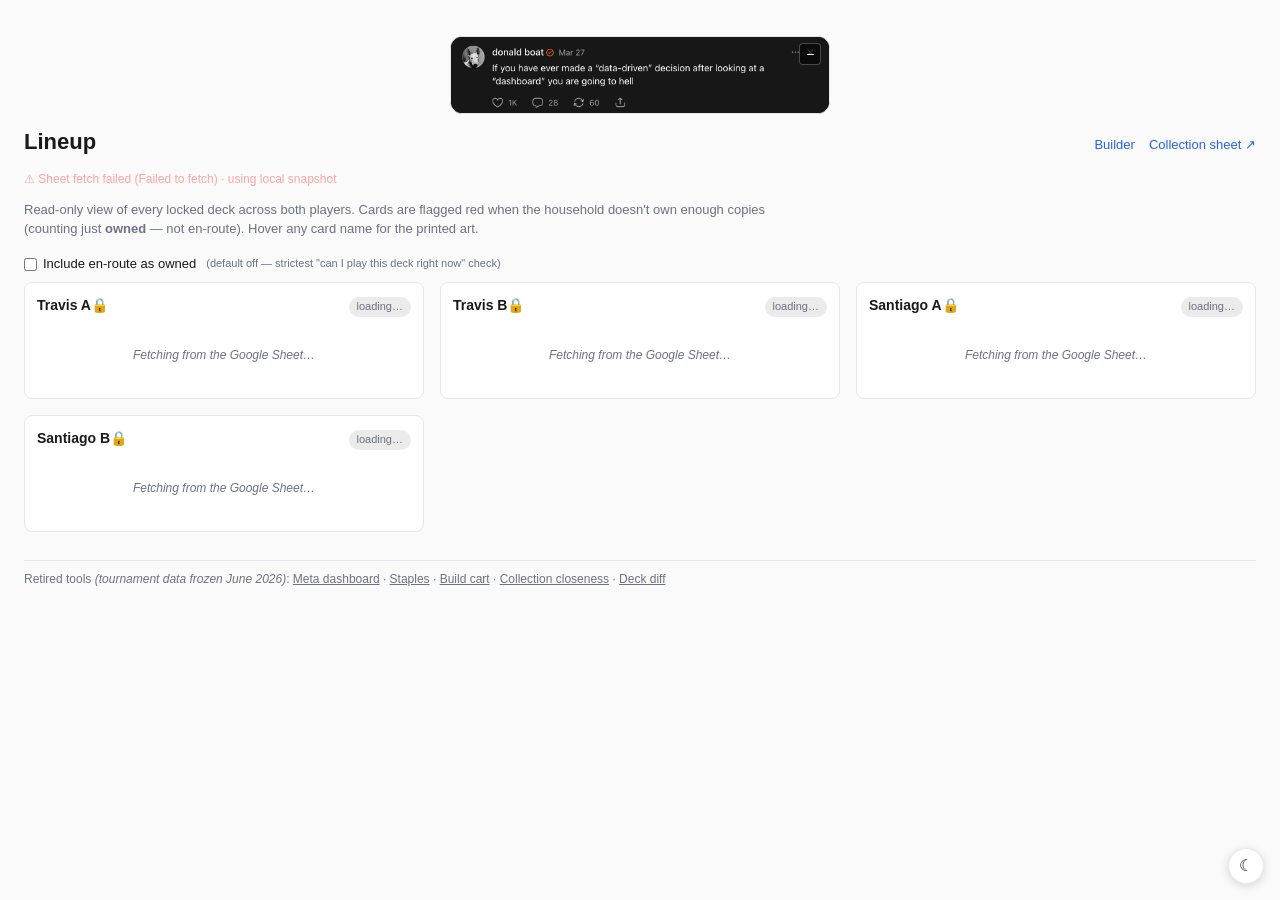
<file: index.html>
<!doctype html>
<html lang="en">
<head>
  <meta charset="utf-8" />
  <meta name="viewport" content="width=device-width, initial-scale=1" />
  <script>(function(){try{var t=localStorage.getItem("theme");if(t==="dark"||t==="light"){document.documentElement.dataset.theme=t}else if(window.matchMedia&&window.matchMedia("(prefers-color-scheme: dark)").matches){document.documentElement.dataset.theme="dark"}}catch(e){}})();</script>
  <title>Riftboard — lineup</title>
  <link rel="stylesheet" href="styles.css?v=31" />
  <link rel="stylesheet" href="collection.css?v=15" />
  <link rel="stylesheet" href="lineup.css?v=26" />
</head>
<body>
  <aside id="motto" class="motto" aria-label="Site motto">
    <button type="button" id="motto-min" class="motto-toggle" title="Minimize" aria-label="Minimize motto">−</button>
    <img src="datadriven.png" alt="If you have ever made a 'data-driven' decision after looking at a 'dashboard' you are going to hell — @donald.boat" class="motto-img" />
  </aside>
  <button type="button" id="motto-show" class="motto-show" hidden aria-label="Show motto">▾ motto</button>
  <script>
    // Persistent motto-minimize state. Lightweight enough to inline.
    (function () {
      const motto = document.getElementById("motto");
      const show = document.getElementById("motto-show");
      const KEY = "motto:minimized";
      let minimized = false;
      try { minimized = JSON.parse(localStorage.getItem(KEY) || "false"); } catch (_) {}
      function apply(m) {
        motto.hidden = m;
        show.hidden = !m;
      }
      apply(minimized);
      document.getElementById("motto-min").addEventListener("click", () => {
        try { localStorage.setItem(KEY, "true"); } catch (_) {}
        apply(true);
      });
      show.addEventListener("click", () => {
        try { localStorage.setItem(KEY, "false"); } catch (_) {}
        apply(false);
      });
    })();
  </script>

  <header>
    <div class="header-row">
      <h1>Lineup</h1>
      <nav class="page-nav" aria-label="Site tools">
        <a href="builder.html">Builder</a>
        <a href="https://docs.google.com/spreadsheets/d/1Q7RCiWYiC52FIkkDIReUkfotIyGVRSUr/edit" target="_blank" rel="noopener">Collection sheet ↗</a>
      </nav>
    </div>
    <p id="meta" class="muted"></p>
    <p id="sheet-status" class="muted sheet-status"></p>
    <p class="muted note">
      Read-only view of every locked deck across both players. Cards
      are flagged red when the household doesn't own enough copies
      (counting just <strong>owned</strong> — not en-route). Hover any
      card name for the printed art.
    </p>
  </header>

  <section class="lineup-controls">
    <label class="enroute-toggle">
      <input type="checkbox" id="include-enroute" />
      Include en-route as owned
    </label>
    <span class="muted small">(default off — strictest "can I play this deck right now" check)</span>
  </section>

  <main class="lineup-grid" id="lineup-grid"></main>

  <footer class="retired-tools muted">
    Retired tools <span class="frozen-note">(tournament data frozen June 2026)</span>:
    <a href="meta.html">Meta dashboard</a> ·
    <a href="staples.html">Staples</a> ·
    <a href="cart.html">Build cart</a> ·
    <a href="closeness.html">Collection closeness</a> ·
    <a href="diff.html">Deck diff</a>
  </footer>

  <img id="card-thumb" alt="" hidden />
  <div id="toast" hidden></div>

  <script src="utils.js?v=20"></script>
  <script src="cards-catalog.js?v=15"></script>
  <script src="champion-slugs.js?v=14"></script>
  <script src="collection-owned.js?v=14"></script>
  <script src="collection-enroute.js?v=14"></script>
  <script src="collection-sheet.js?v=14"></script>
  <script src="lineup-app.js?v=28"></script>
  <script src="theme.js?v=1"></script>
</body>
</html>
</file>
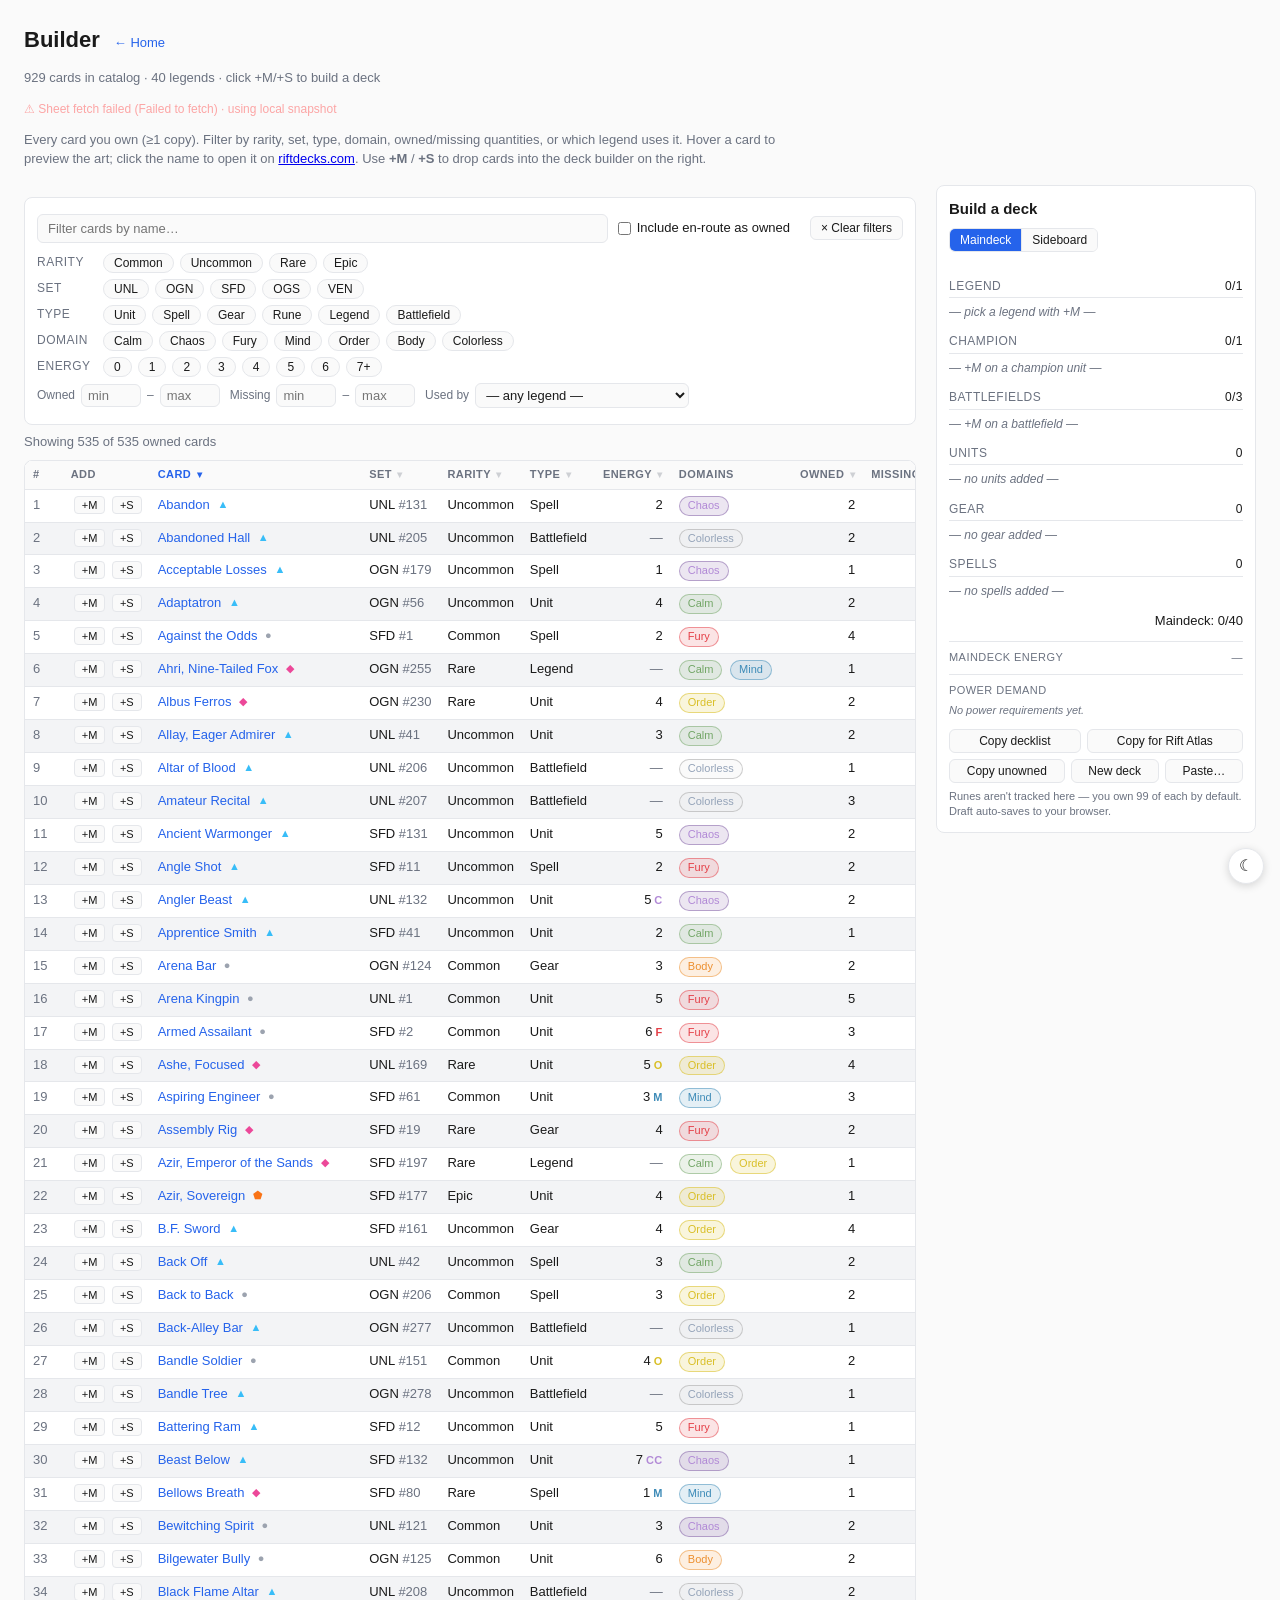
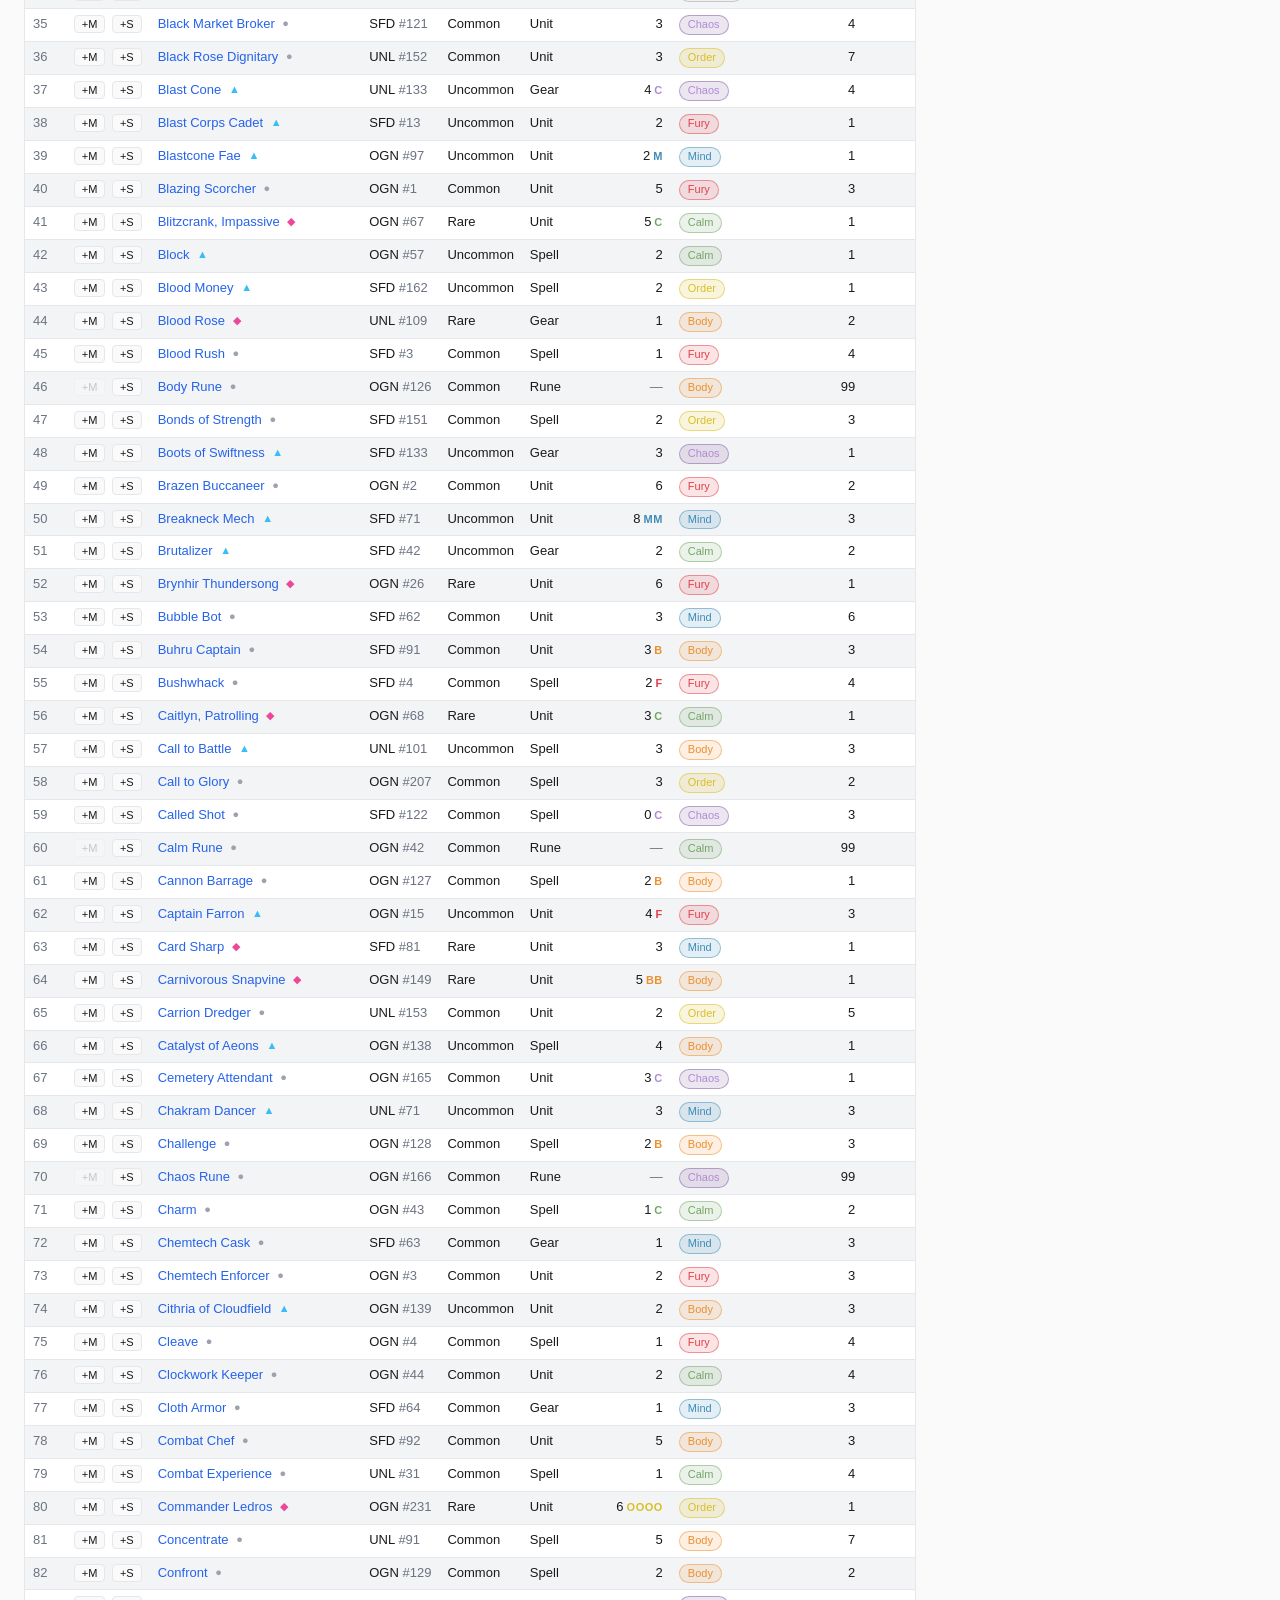
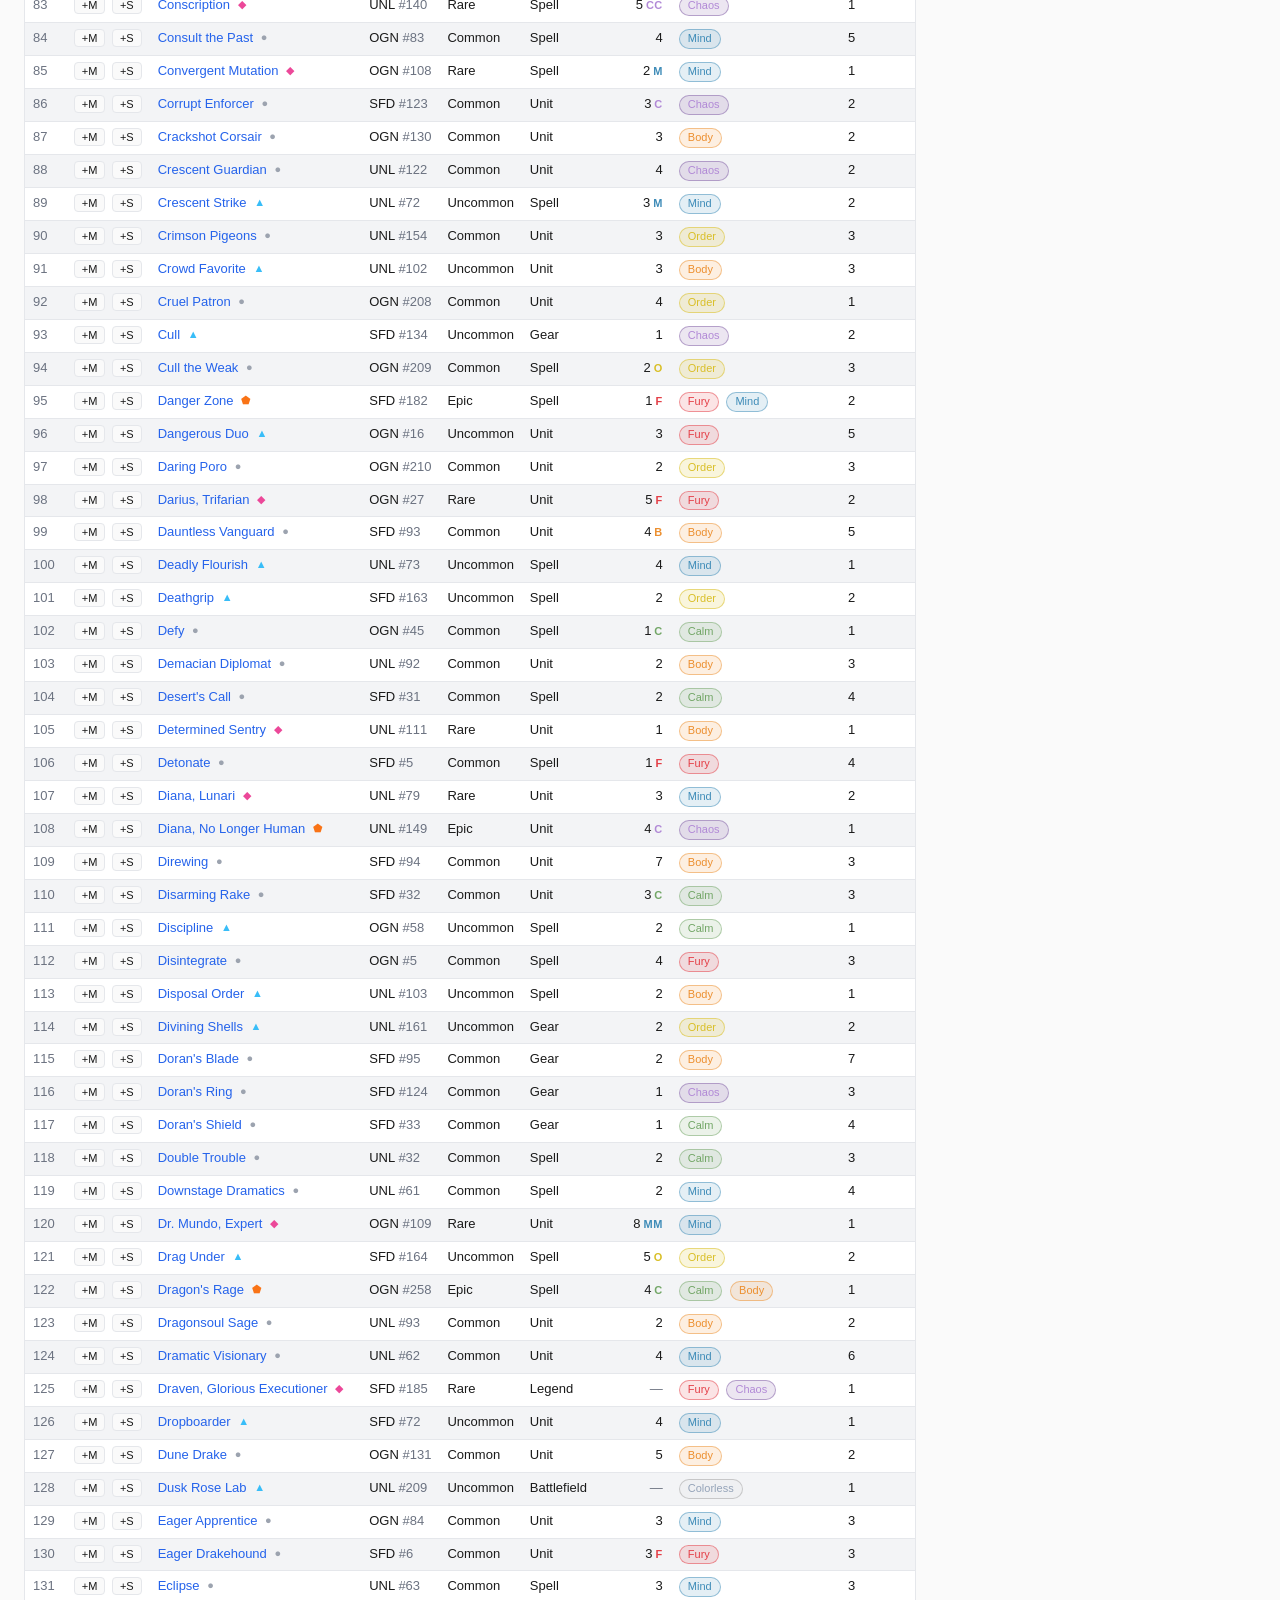
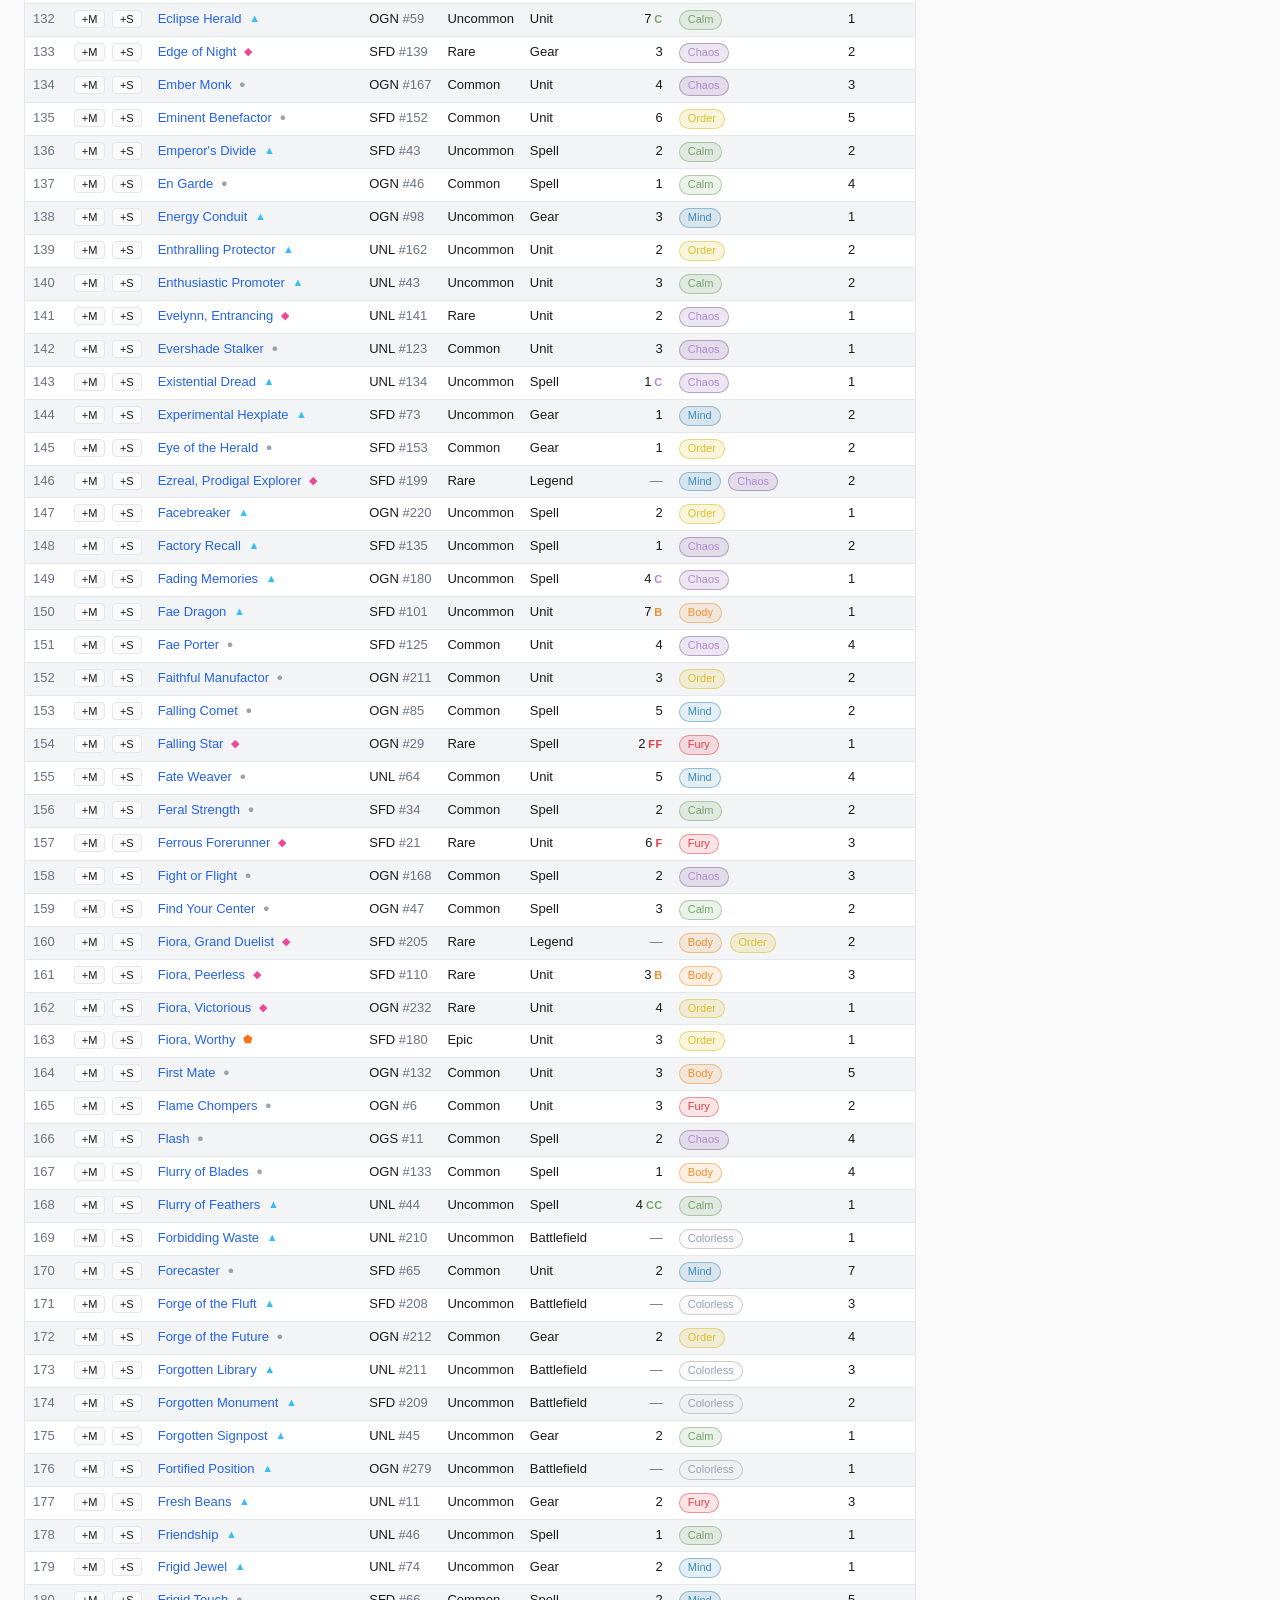
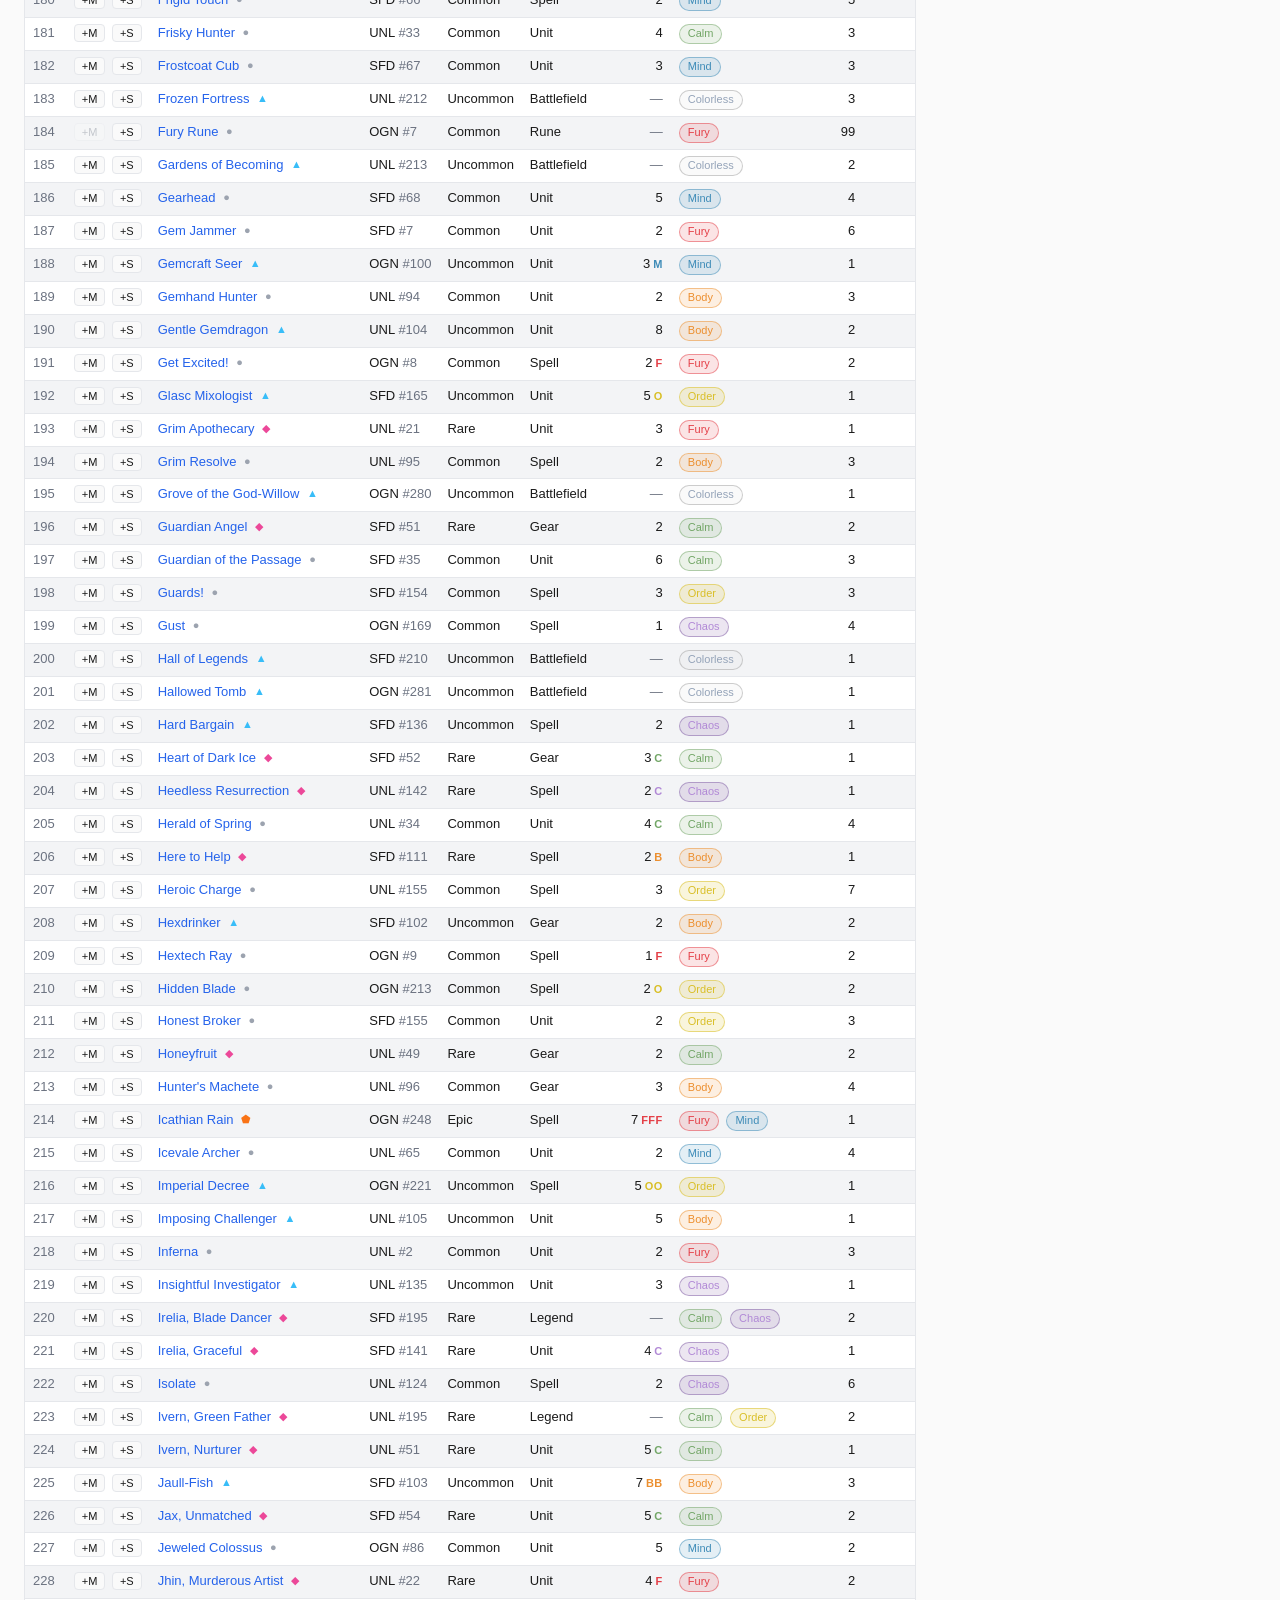
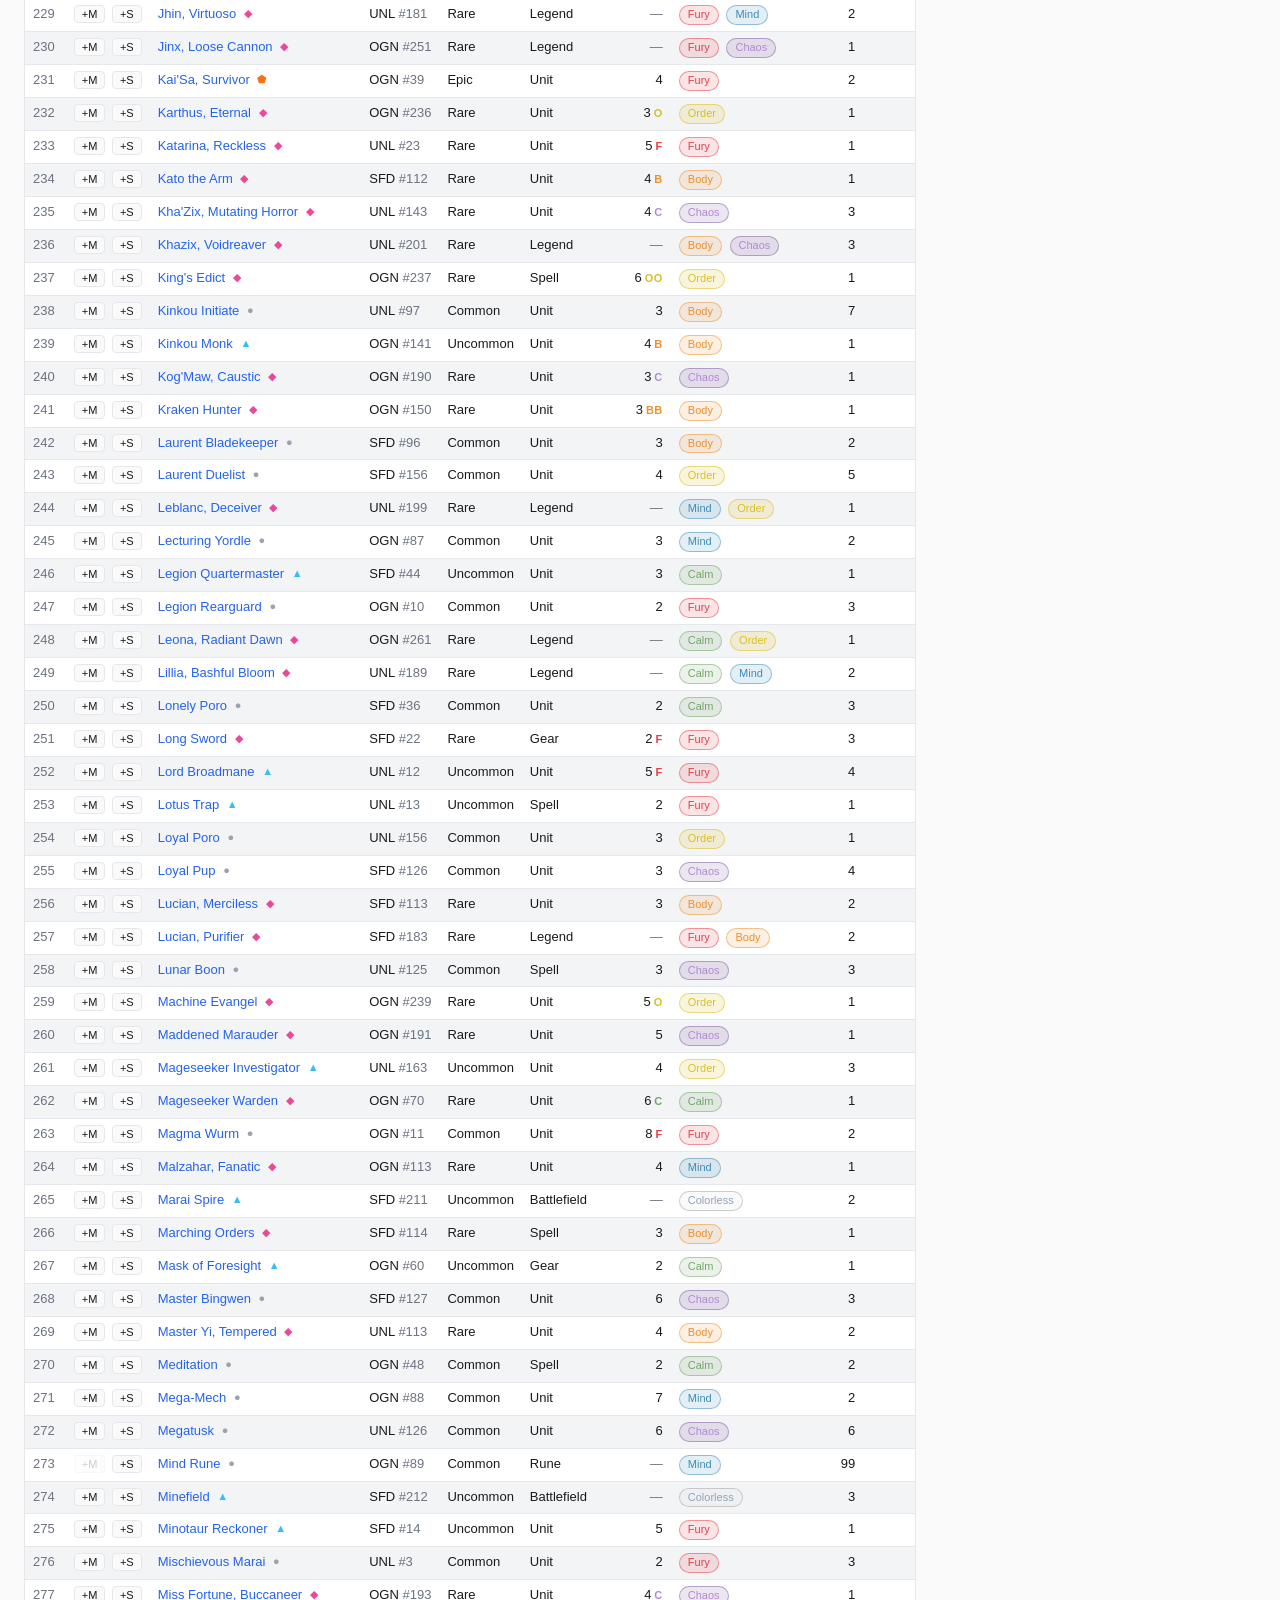
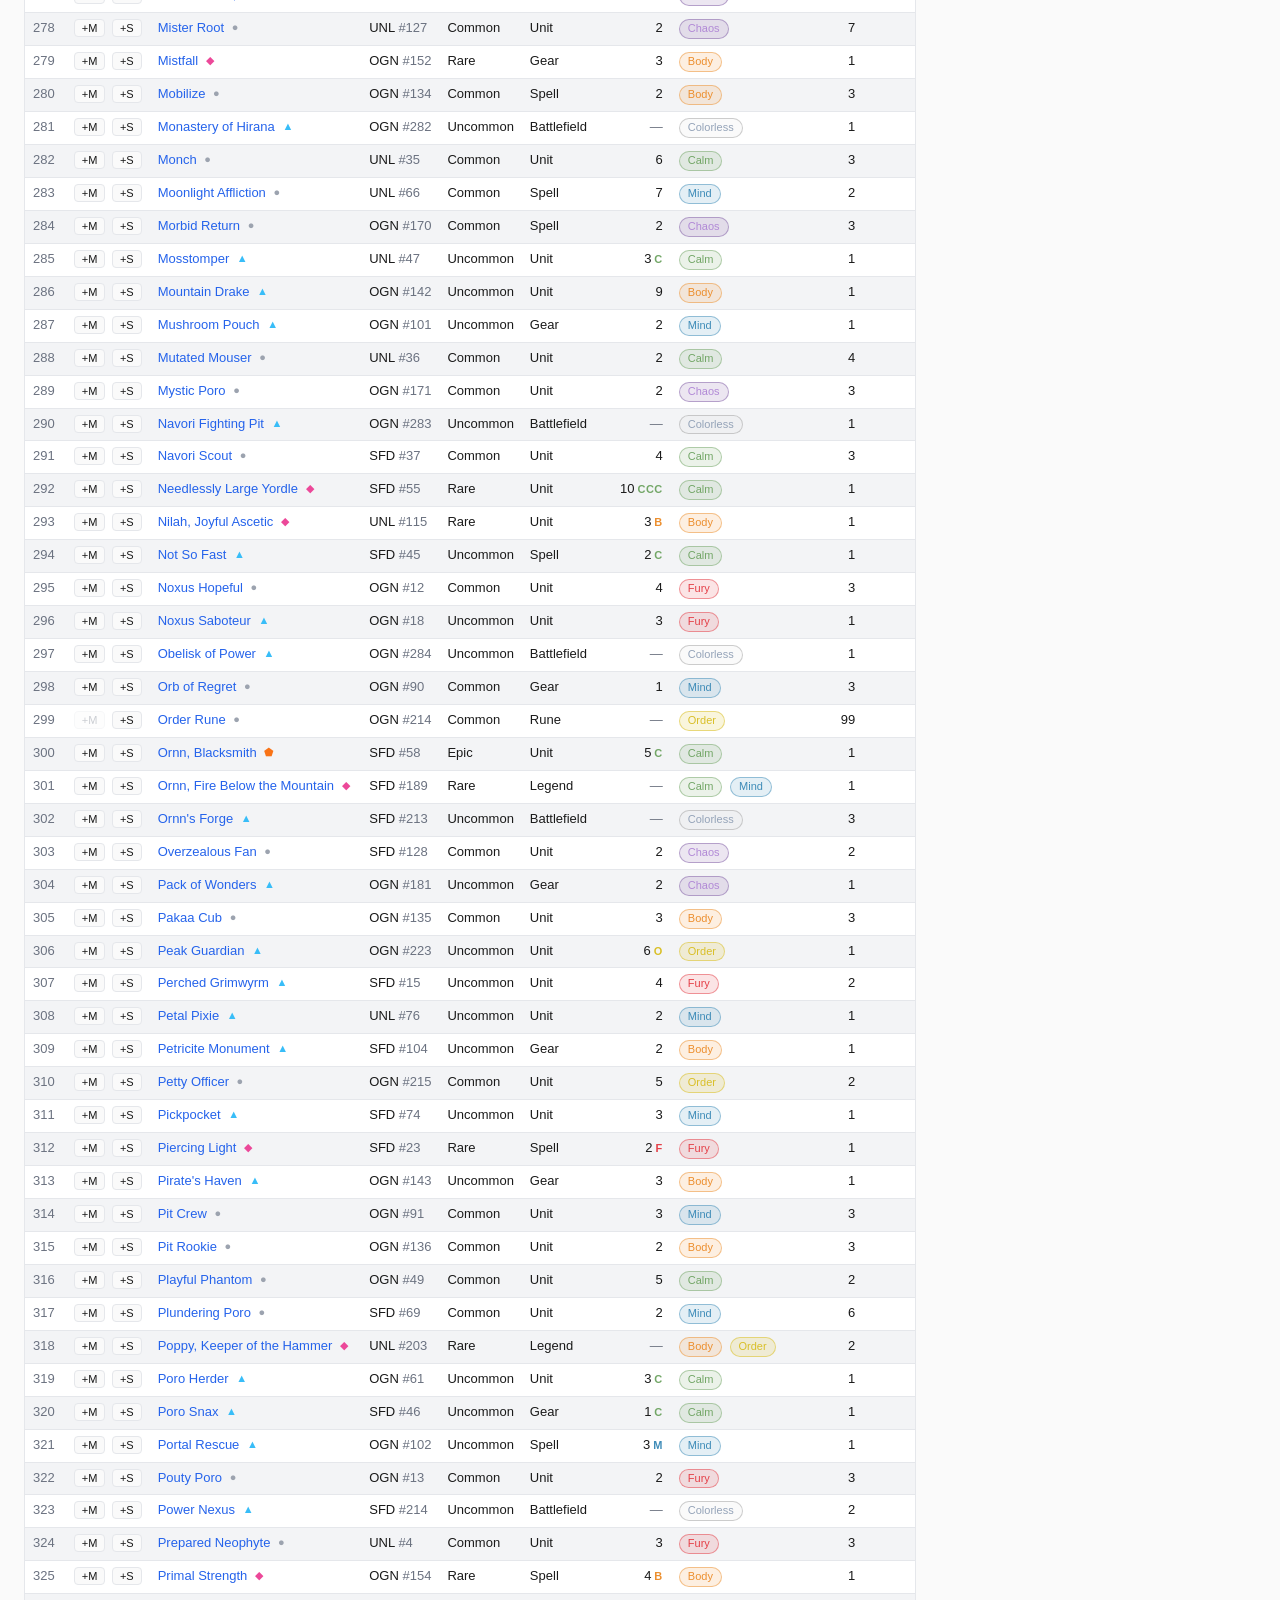
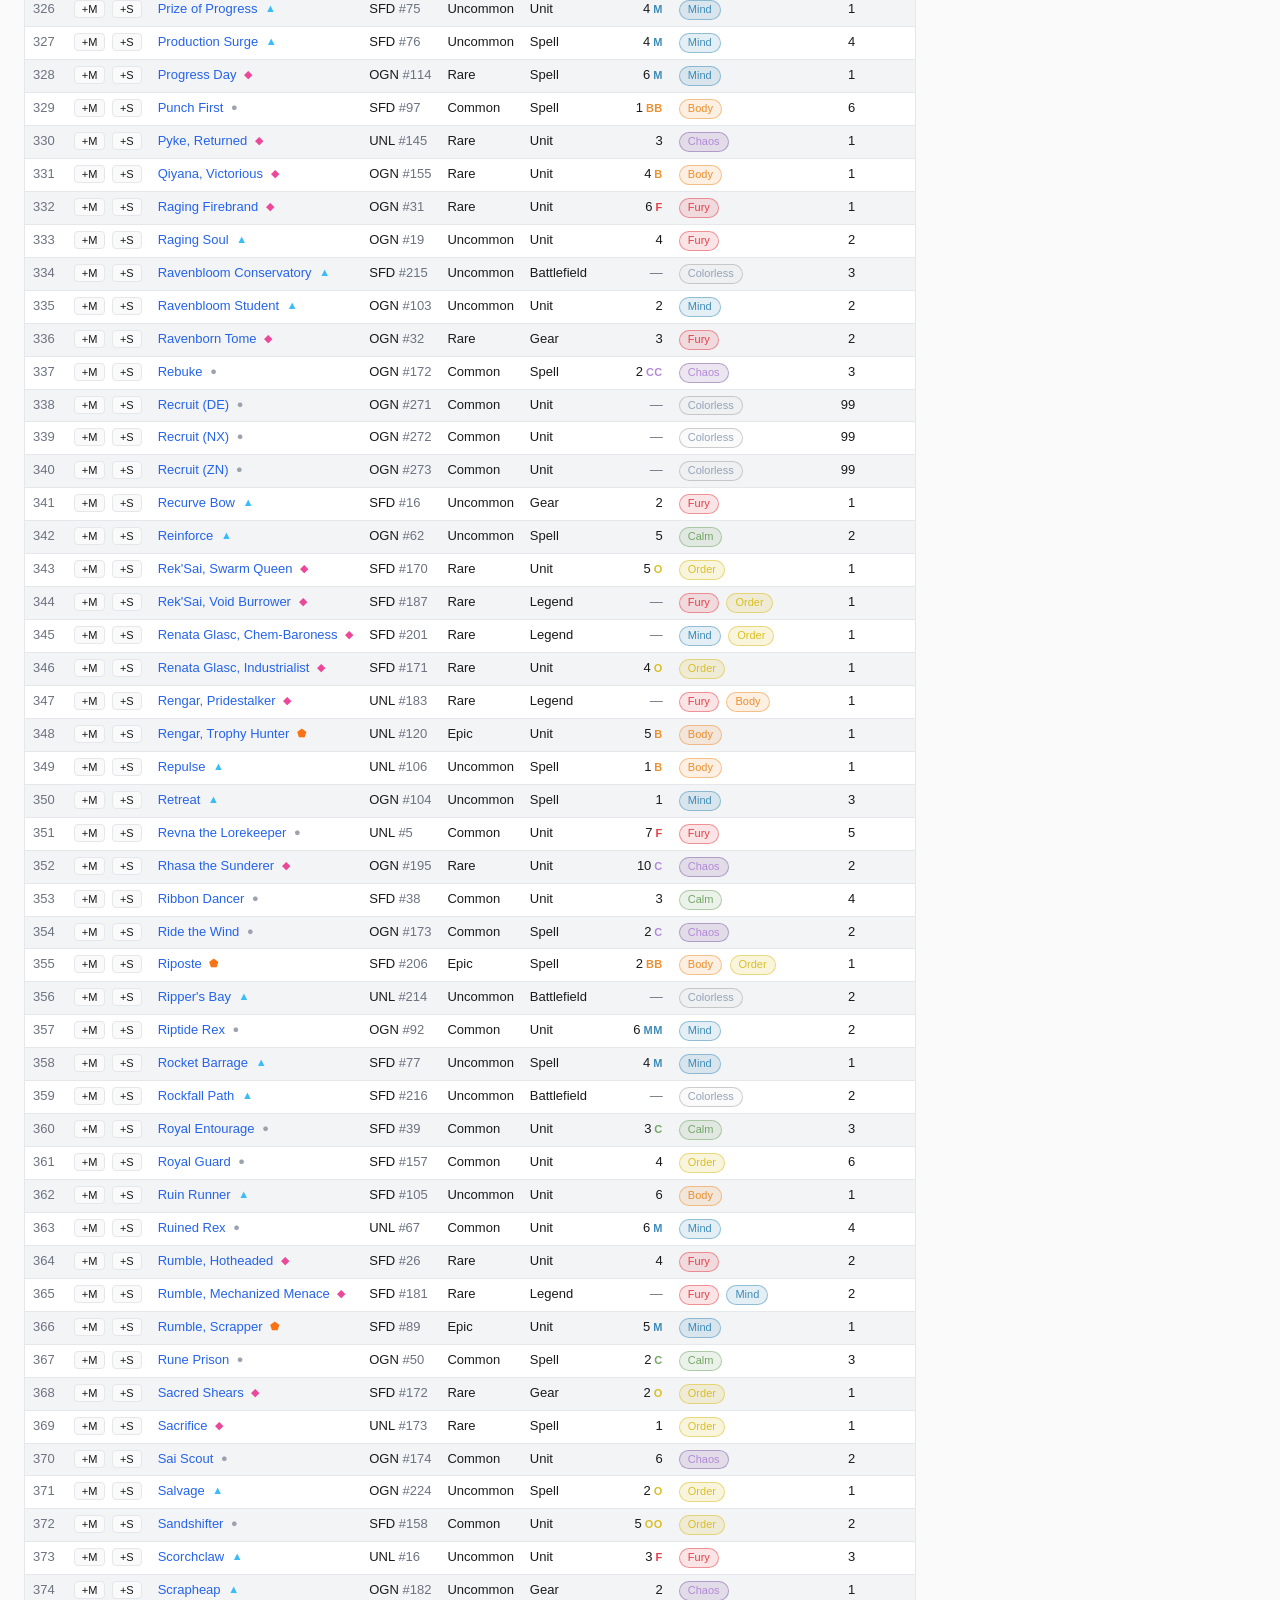
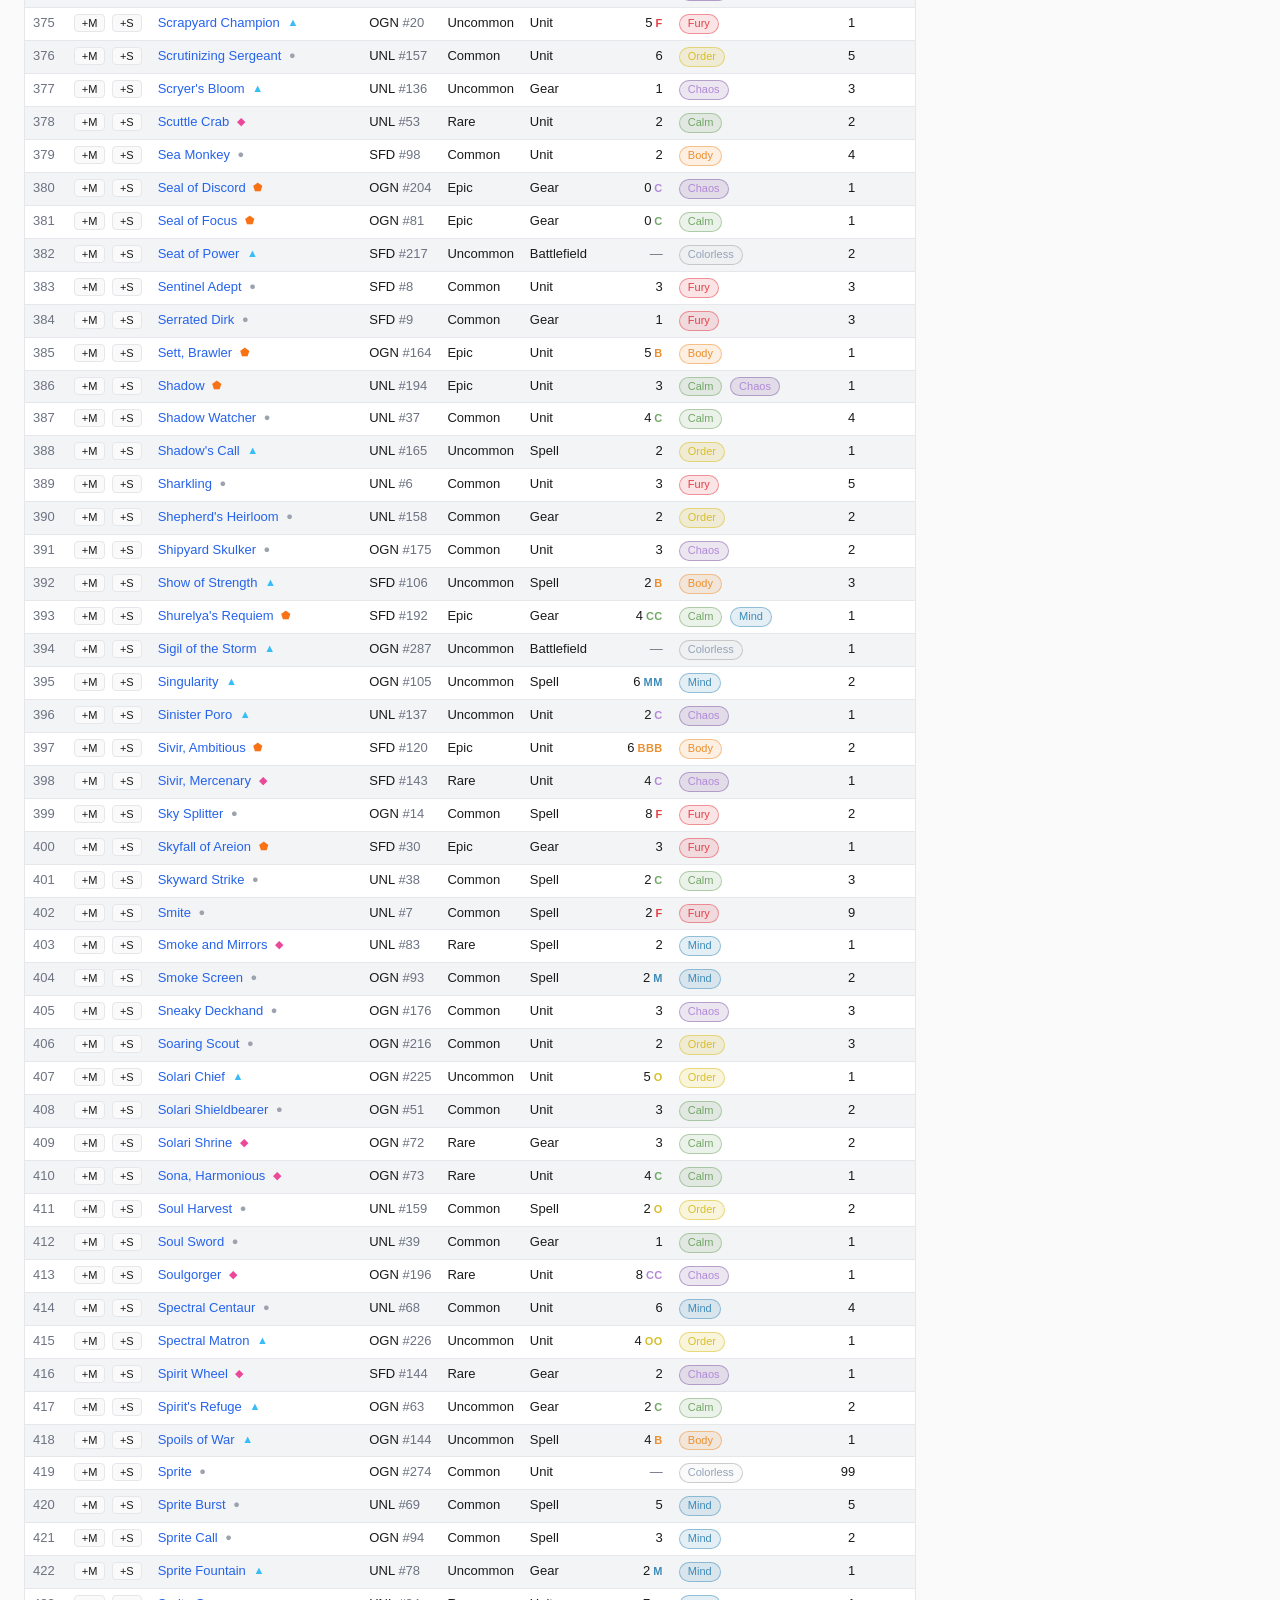
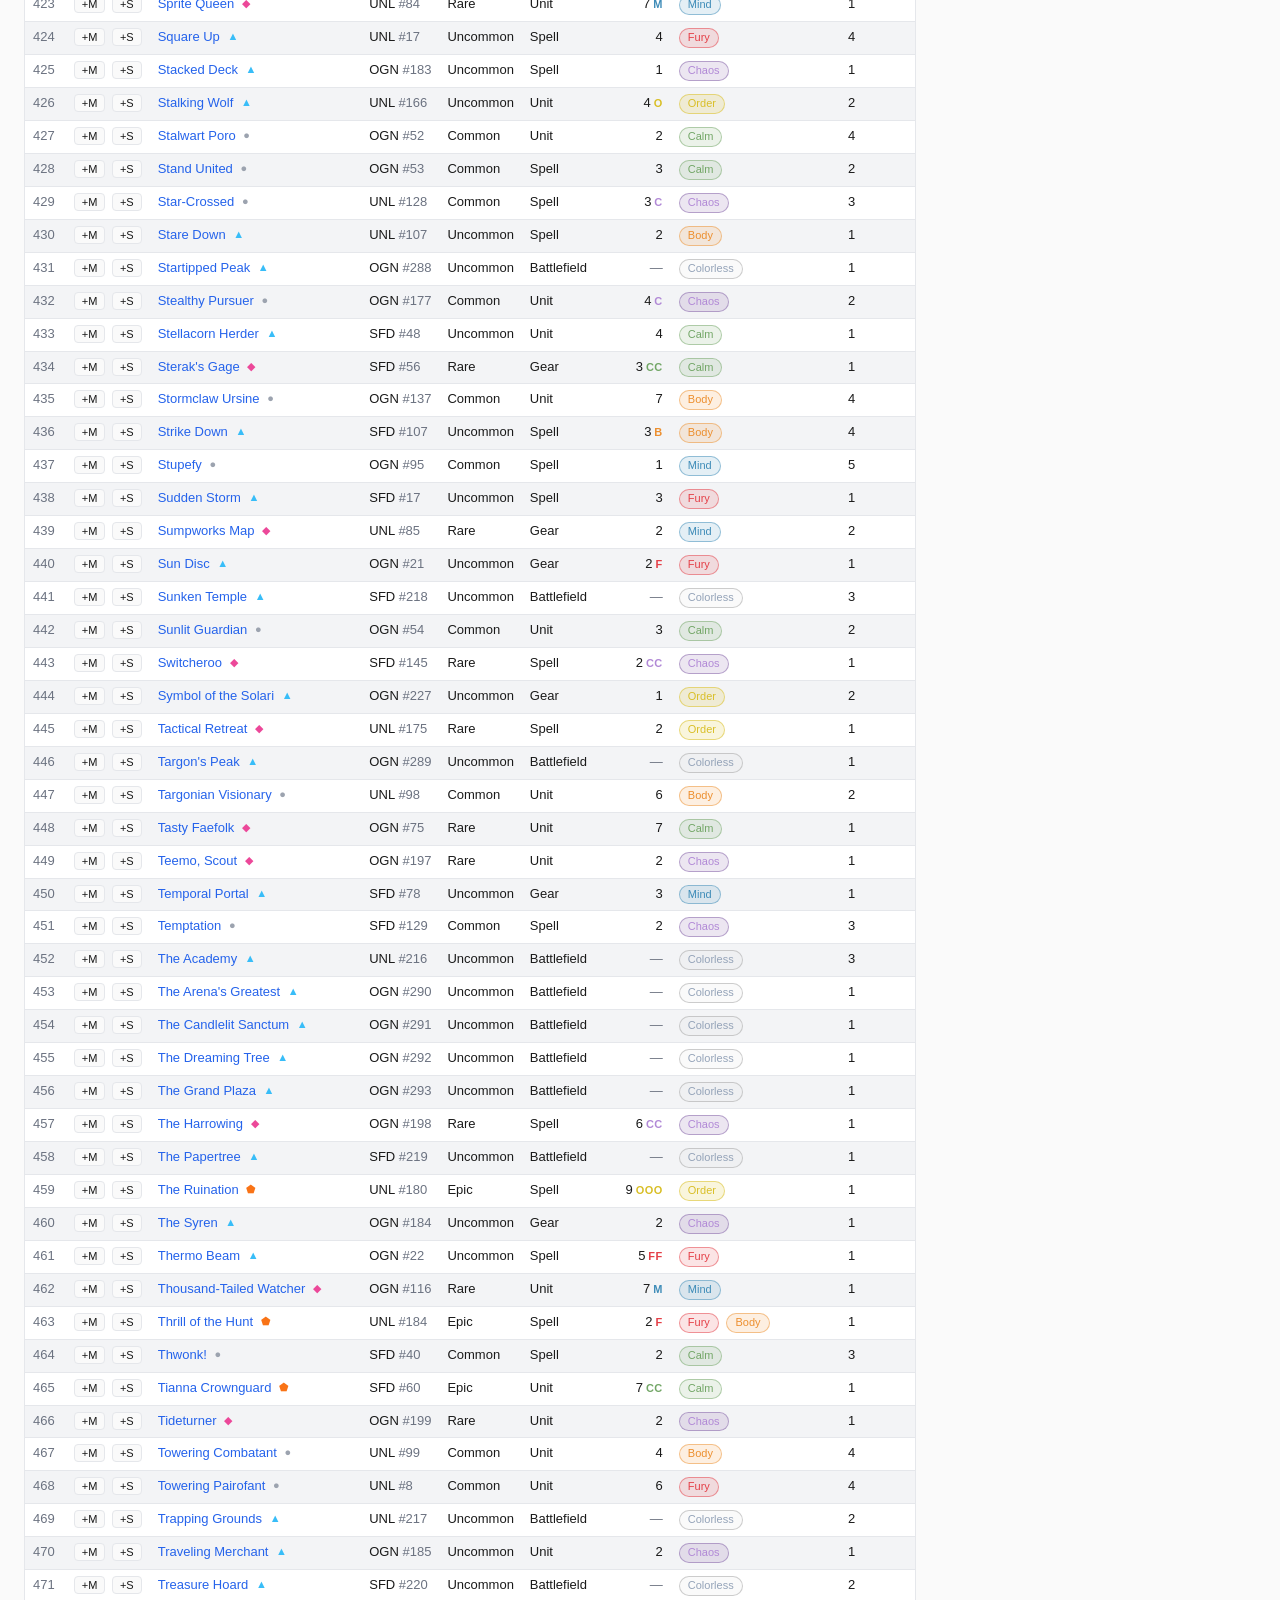
<file: builder.html>
<!doctype html>
<html lang="en">
<head>
  <meta charset="utf-8" />
  <meta name="viewport" content="width=device-width, initial-scale=1" />
  <script>(function(){try{var t=localStorage.getItem("theme");if(t==="dark"||t==="light"){document.documentElement.dataset.theme=t}else if(window.matchMedia&&window.matchMedia("(prefers-color-scheme: dark)").matches){document.documentElement.dataset.theme="dark"}}catch(e){}})();</script>
  <title>Riftbound — deck builder</title>
  <link rel="stylesheet" href="styles.css?v=31" />
  <link rel="stylesheet" href="collection.css?v=15" />
</head>
<body>
  <header>
    <div class="header-row">
      <h1>Builder</h1>
      <a class="back-link" href="./">← Home</a>
    </div>
    <p id="meta" class="muted"></p>
    <p id="sheet-status" class="muted sheet-status"></p>
    <p class="muted note">
      Every card you own (≥1 copy). Filter by rarity, set, type, domain,
      owned/missing quantities, or which legend uses it. Hover a card to
      preview the art; click the name to open it on
      <a href="https://riftdecks.com/" target="_blank" rel="noopener">riftdecks.com</a>.
      Use <strong>+M</strong> / <strong>+S</strong> to drop cards into the
      deck builder on the right.
    </p>
  </header>

  <main class="collection-layout">
    <section class="collection-main">
      <section class="filter-bar">
        <div class="filter-row top">
          <input id="search" type="search" placeholder="Filter cards by name…" autocomplete="off" spellcheck="false" />
          <label class="enroute-toggle">
            <input type="checkbox" id="include-enroute" />
            Include en-route as owned
          </label>
          <span id="lock-toggles" class="lock-toggles"></span>
          <button type="button" id="clear-filters" class="copy-btn" title="Reset all filters and sort">× Clear filters</button>
        </div>

        <div class="filter-row">
          <span class="filter-label">Rarity</span>
          <div class="pills" id="pills-rarity"></div>
        </div>
        <div class="filter-row">
          <span class="filter-label">Set</span>
          <div class="pills" id="pills-set"></div>
        </div>
        <div class="filter-row">
          <span class="filter-label">Type</span>
          <div class="pills" id="pills-type"></div>
        </div>
        <div class="filter-row">
          <span class="filter-label">Domain</span>
          <div class="pills" id="pills-domain"></div>
        </div>
        <div class="filter-row">
          <span class="filter-label">Energy</span>
          <div class="pills" id="pills-energy"></div>
        </div>

        <div class="filter-row range-row">
          <label>Owned
            <input type="number" id="owned-min" min="0" step="1" placeholder="min" />
            –
            <input type="number" id="owned-max" min="0" step="1" placeholder="max" />
          </label>
          <label>Missing
            <input type="number" id="missing-min" min="0" step="1" placeholder="min" />
            –
            <input type="number" id="missing-max" min="0" step="1" placeholder="max" />
          </label>
          <label>Used by
            <select id="legend-filter">
              <option value="">— any legend —</option>
            </select>
          </label>
        </div>
      </section>

      <div class="summary-row">
        <span id="row-count" class="muted"></span>
      </div>

      <div class="table-scroll">
        <table id="collection-table">
          <thead>
            <tr>
              <th class="rank">#</th>
              <th class="actions-col">Add</th>
              <th class="sortable" data-sort="name">Card <span class="arrow">▾</span></th>
              <th class="sortable" data-sort="set">Set <span class="arrow">▾</span></th>
              <th class="sortable" data-sort="rarity">Rarity <span class="arrow">▾</span></th>
              <th class="sortable" data-sort="type">Type <span class="arrow">▾</span></th>
              <th class="num sortable" data-sort="cost" title="Energy cost (leading number). Power requirement (C count) shown faded.">Energy <span class="arrow">▾</span></th>
              <th>Domains</th>
              <th class="num sortable" data-sort="owned">Owned <span class="arrow">▾</span></th>
              <th class="num sortable" data-sort="missing">Missing <span class="arrow">▾</span></th>
            </tr>
          </thead>
          <tbody></tbody>
        </table>
      </div>
      <p id="empty-state" class="muted" hidden>No cards match these filters.</p>
    </section>

    <aside class="deck-sidebar" aria-label="Deck builder">
      <header class="deck-header">
        <h2>Build a deck</h2>
        <div class="deck-tabs" role="tablist">
          <button type="button" class="deck-tab active" data-tab="main" role="tab" aria-selected="true">Maindeck</button>
          <button type="button" class="deck-tab" data-tab="side" role="tab">Sideboard</button>
        </div>
      </header>

      <div class="deck-pane" id="deck-main">
        <section class="deck-section" data-bucket="legend">
          <header><span>Legend</span><span class="count"><span id="cnt-legend">0</span>/1</span></header>
          <ul class="deck-list"></ul>
        </section>
        <section class="deck-section" data-bucket="champion">
          <header><span>Champion</span><span class="count"><span id="cnt-champion">0</span>/1</span></header>
          <ul class="deck-list"></ul>
        </section>
        <section class="deck-section" data-bucket="battlefields">
          <header><span>Battlefields</span><span class="count"><span id="cnt-bf">0</span>/3</span></header>
          <ul class="deck-list"></ul>
        </section>
        <section class="deck-section" data-bucket="units">
          <header><span>Units</span><span class="count" id="cnt-units">0</span></header>
          <ul class="deck-list"></ul>
        </section>
        <section class="deck-section" data-bucket="gear">
          <header><span>Gear</span><span class="count" id="cnt-gear">0</span></header>
          <ul class="deck-list"></ul>
        </section>
        <section class="deck-section" data-bucket="spells">
          <header><span>Spells</span><span class="count" id="cnt-spells">0</span></header>
          <ul class="deck-list"></ul>
        </section>
        <p class="deck-total">Maindeck: <span id="cnt-main">0</span>/40</p>
        <div class="energy-curve" id="curve-main" aria-label="Maindeck energy curve"></div>
        <div class="power-by-domain" id="power-main" aria-label="Maindeck power demand by domain"></div>
      </div>

      <div class="deck-pane" id="deck-side" hidden>
        <section class="deck-section" data-bucket="side">
          <header><span>Sideboard</span><span class="count"><span id="cnt-side">0</span>/10</span></header>
          <ul class="deck-list"></ul>
        </section>
        <div class="energy-curve" id="curve-side" aria-label="Sideboard energy curve"></div>
        <div class="power-by-domain" id="power-side" aria-label="Sideboard power demand by domain"></div>
      </div>

      <footer class="deck-footer">
        <button type="button" id="copy-deck" class="copy-btn">Copy decklist</button>
        <button type="button" id="copy-rift-atlas" class="copy-btn" title="Copy in Rift Atlas import format — includes a Runes section derived from your legend's domains (even 12-rune split)">Copy for Rift Atlas</button>
        <button type="button" id="copy-unowned" class="copy-btn" title="Copy the cards this deck needs but the collection can't supply (the red rows), in TCGplayer mass-entry format">Copy unowned</button>
        <button type="button" id="new-deck" class="copy-btn" title="Wipe the current draft">New deck</button>
        <button type="button" id="import-deck" class="copy-btn" title="Paste a decklist to load it">Paste…</button>
        <span id="read-lock-buttons" class="read-lock-buttons"></span>
      </footer>
      <div id="paste-panel" class="paste-panel" hidden>
        <p class="muted footnote">
          Paste a decklist (format produced by Copy decklist). Sections are
          optional; lines are <code>N Card Name</code>.
        </p>
        <textarea id="paste-text" rows="10" placeholder="LEGEND&#10;1 Lillia, Bashful Bloom&#10;&#10;BATTLEFIELDS (3)&#10;3 Veiled Temple&#10;..."></textarea>
        <div class="paste-actions">
          <button type="button" id="paste-load" class="copy-btn">Load</button>
          <button type="button" id="paste-cancel" class="copy-btn">Cancel</button>
        </div>
        <p id="paste-result" class="muted footnote"></p>
      </div>
      <p class="muted footnote">
        Runes aren't tracked here — you own 99 of each by default.
        Draft auto-saves to your browser.
      </p>
    </aside>
  </main>

  <img id="card-thumb" alt="" hidden />
  <div id="toast" hidden></div>

  <script src="utils.js?v=22"></script>
  <script src="cards-catalog.js?v=15"></script>
  <script src="champion-slugs.js"></script>
  <script src="closeness-data.js"></script>
  <script src="champions.js"></script>
  <script src="collection-owned.js"></script>
  <script src="collection-enroute.js"></script>
  <script src="collection-sheet.js"></script>
  <script src="tcgplayer-fixes.js?v=2"></script>
  <script src="collection-app.js?v=19"></script>
  <script src="theme.js?v=1"></script>
</body>
</html>
</file>
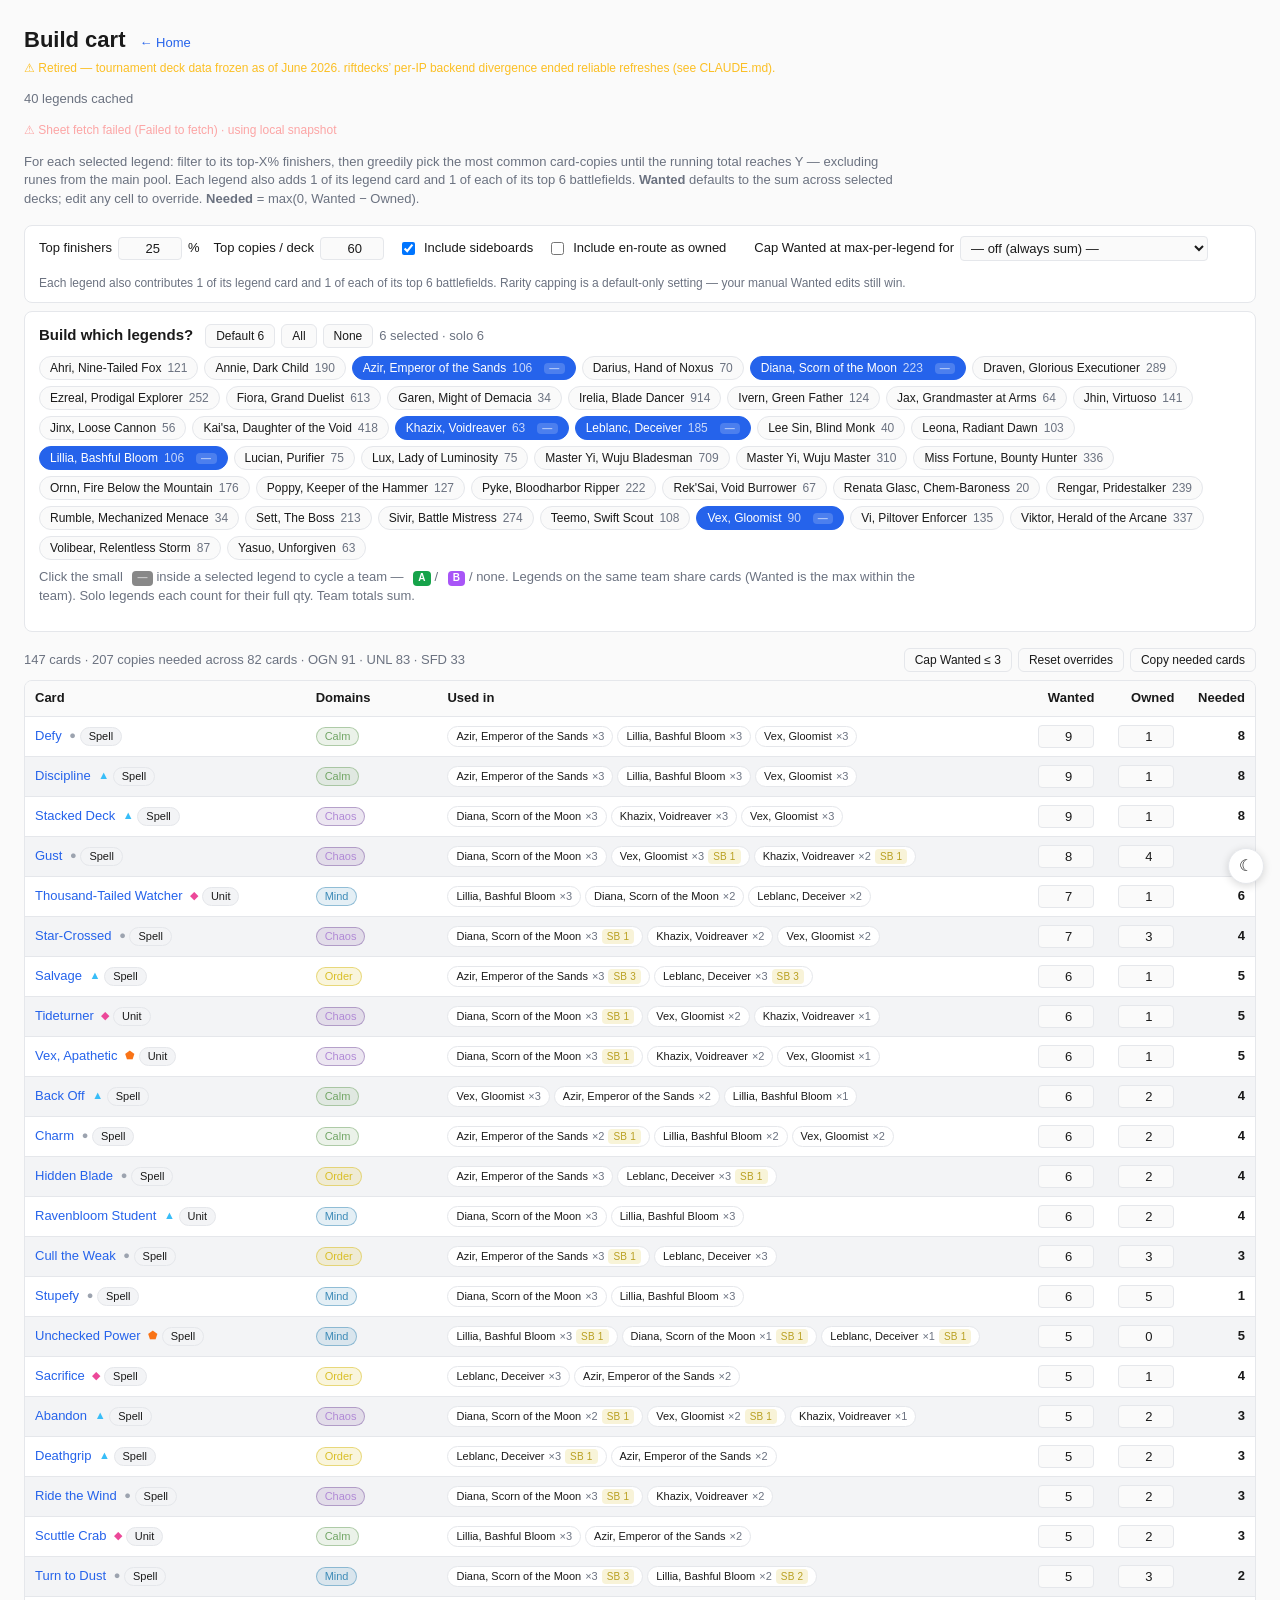
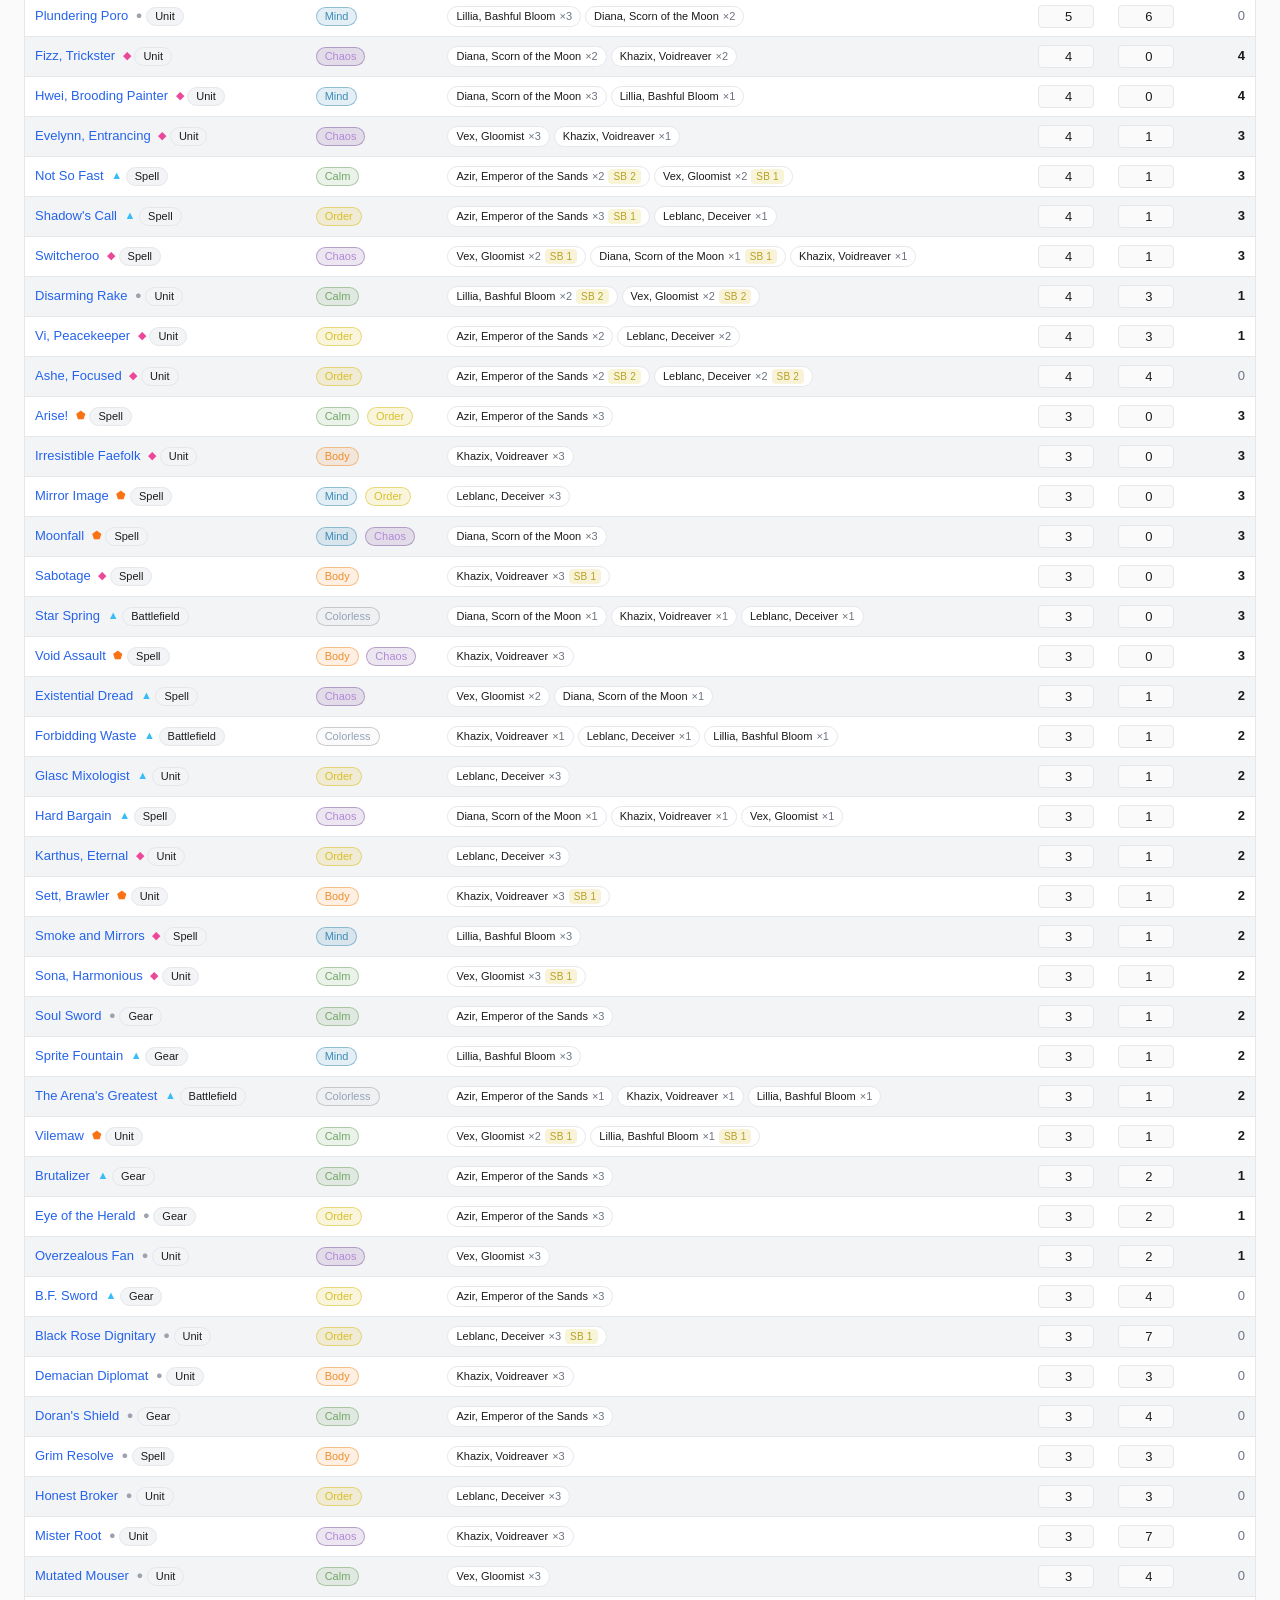
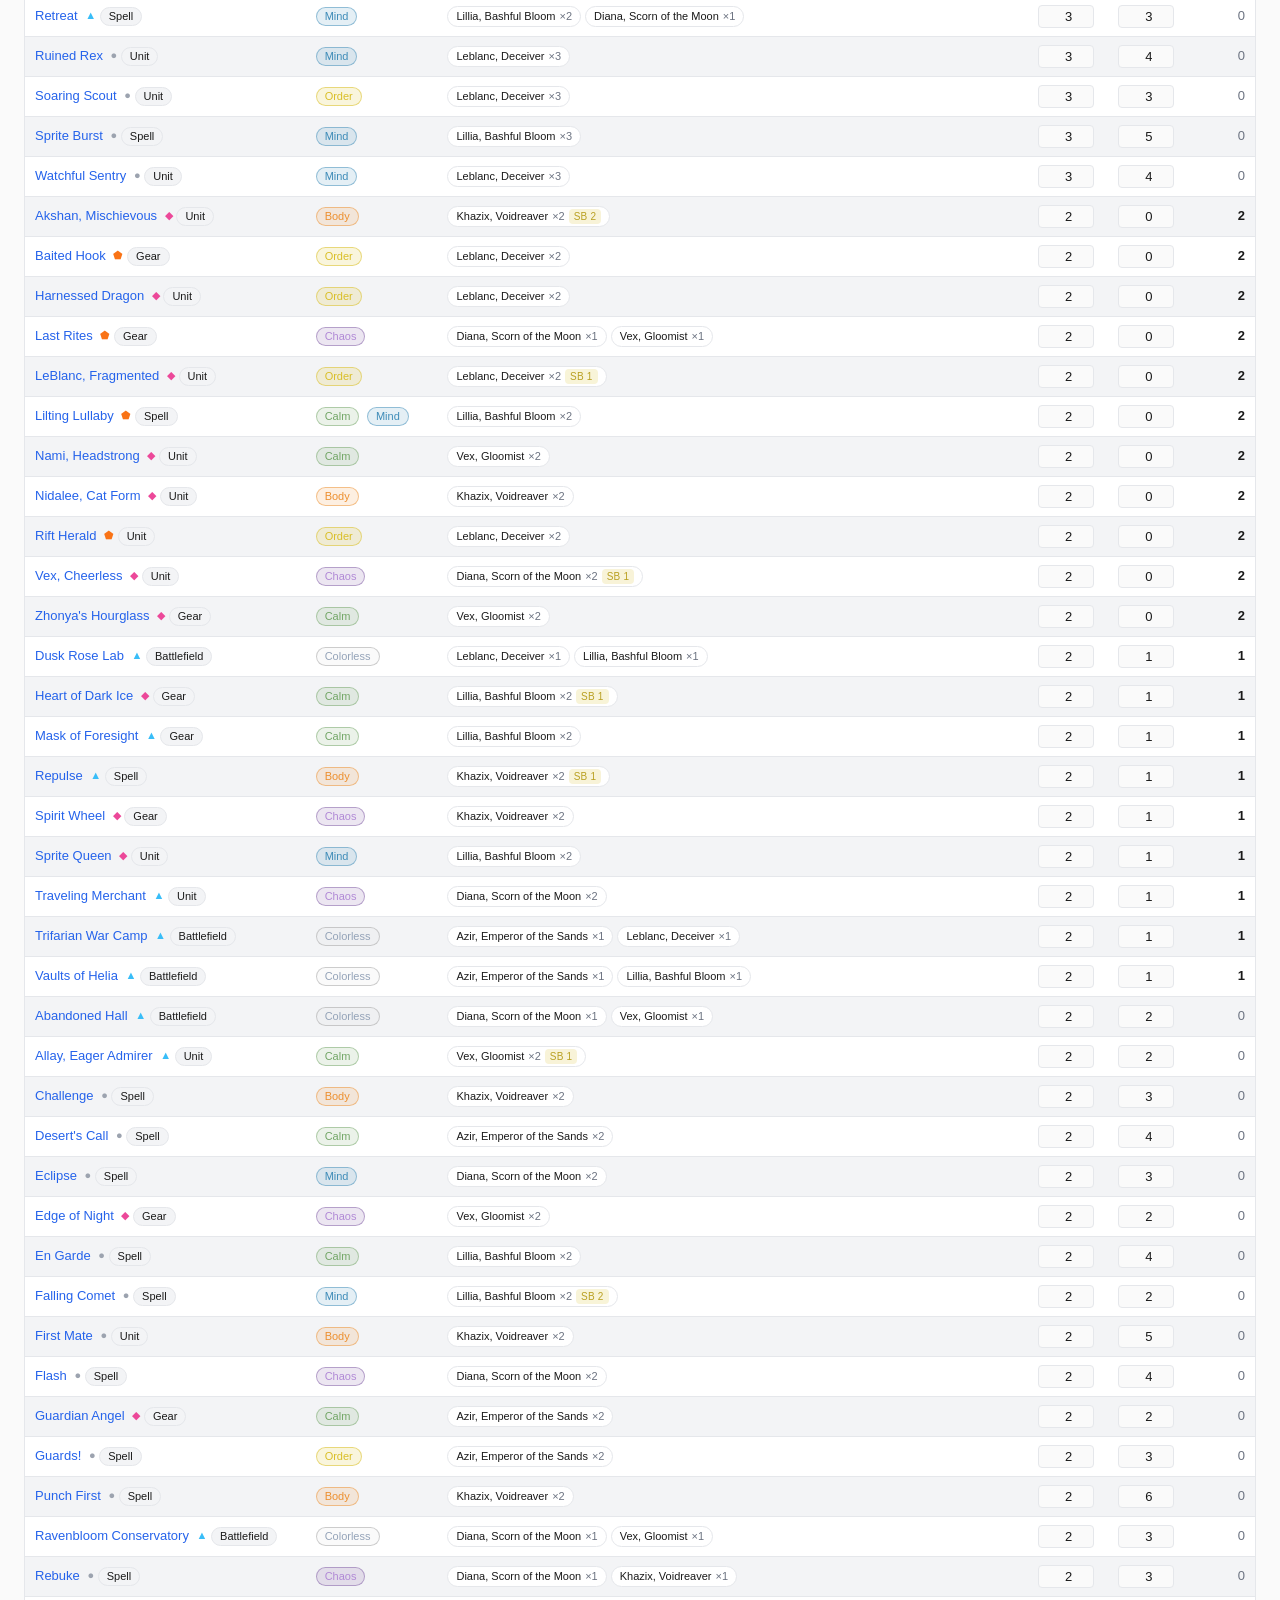
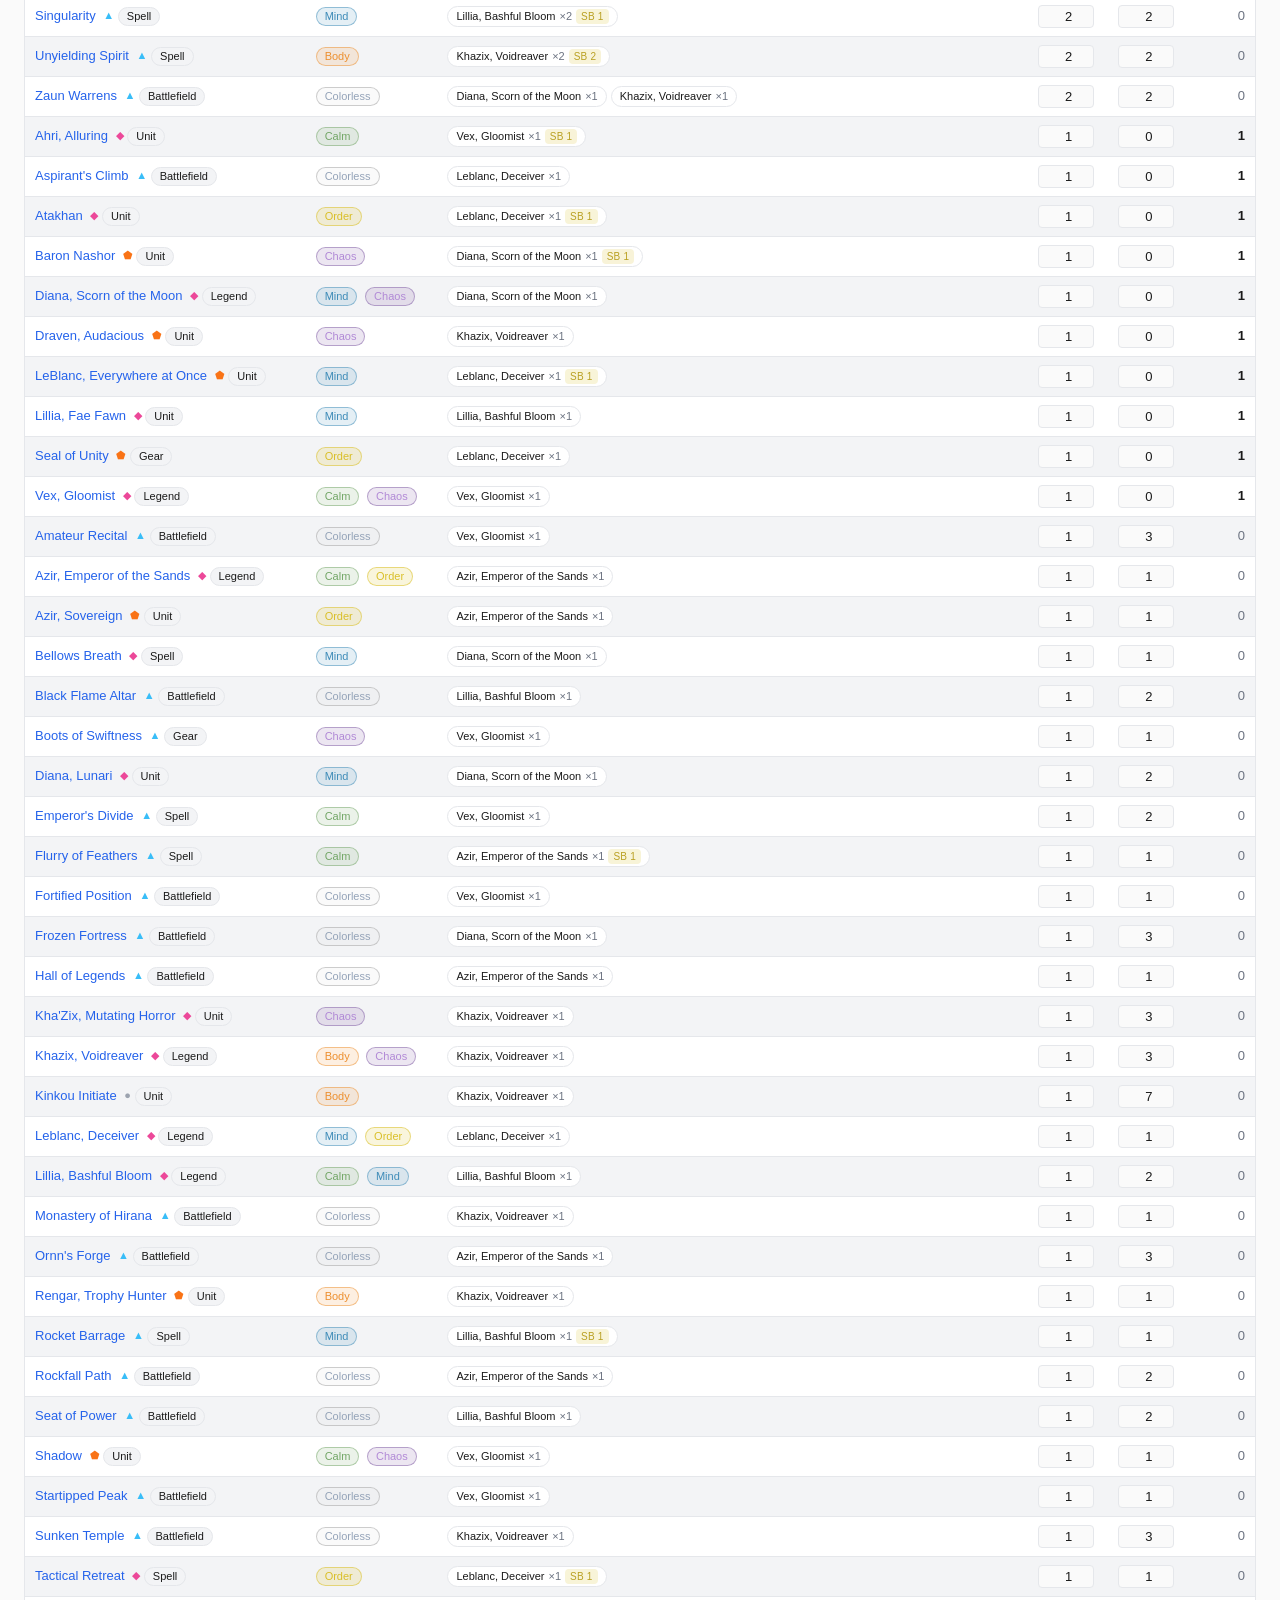
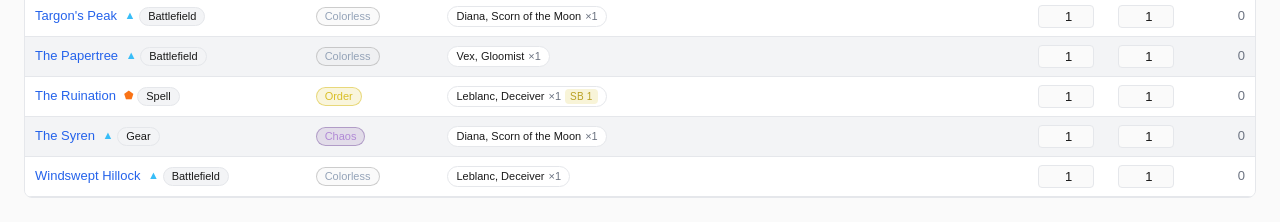
<file: cart.html>
<!doctype html>
<html lang="en">
<head>
  <meta charset="utf-8" />
  <meta name="viewport" content="width=device-width, initial-scale=1" />
  <script>(function(){try{var t=localStorage.getItem("theme");if(t==="dark"||t==="light"){document.documentElement.dataset.theme=t}else if(window.matchMedia&&window.matchMedia("(prefers-color-scheme: dark)").matches){document.documentElement.dataset.theme="dark"}}catch(e){}})();</script>
  <title>Riftbound build cart — TCGplayer shopping list</title>
  <link rel="stylesheet" href="styles.css?v=31" />
  <link rel="stylesheet" href="cart.css" />
</head>
<body>
  <header>
    <div class="header-row">
      <h1>Build cart</h1>
      <a class="back-link" href="./">← Home</a>
    </div>
    <p class="retired-banner">Retired — tournament deck data frozen as of June 2026. riftdecks’ per-IP backend divergence ended reliable refreshes (see CLAUDE.md).</p>
    <p id="meta" class="muted"></p>
    <p id="sheet-status" class="muted sheet-status"></p>
    <p class="muted note">
      For each selected legend: filter to its top-X% finishers, then greedily
      pick the most common card-copies until the running total reaches Y —
      excluding runes from the main pool. Each legend also adds 1 of its
      legend card and 1 of each of its top 6 battlefields.
      <strong>Wanted</strong> defaults to the sum across selected decks;
      edit any cell to override. <strong>Needed</strong> = max(0,
      Wanted&nbsp;−&nbsp;Owned).
    </p>
  </header>

  <section class="cart-config">
    <label class="config-label">Top finishers
      <input id="percentile-input" type="number" min="1" max="100" step="1" value="25">
      <span class="suffix">%</span>
    </label>
    <label class="config-label">Top copies / deck
      <input id="qty-input" type="number" min="1" max="500" step="1" value="60">
    </label>
    <label class="config-label">
      <input id="sideboard-toggle" type="checkbox" checked>
      Include sideboards
    </label>
    <label class="config-label">
      <input id="enroute-toggle" type="checkbox">
      Include en-route as owned
    </label>
    <span id="lock-toggles" class="lock-toggles"></span>
    <label class="config-label">Cap Wanted at max-per-legend for
      <select id="cap-rarity-select">
        <option value="">— off (always sum) —</option>
        <option value="common">all rarities</option>
        <option value="uncommon">uncommon + rare + epic + showcase</option>
        <option value="rare">rare + epic + showcase</option>
        <option value="epic">epic + showcase</option>
        <option value="showcase">showcase only</option>
      </select>
    </label>
    <span class="config-note muted">Each legend also contributes 1 of its legend card and 1 of each of its top 6 battlefields. Rarity capping is a default-only setting — your manual Wanted edits still win.</span>
  </section>

  <section class="legend-picker">
    <div class="picker-header">
      <h2>Build which legends?</h2>
      <div class="picker-actions">
        <button type="button" id="defaults-btn" class="btn">Default 6</button>
        <button type="button" id="all-btn" class="btn">All</button>
        <button type="button" id="none-btn" class="btn">None</button>
        <span id="picker-count" class="muted"></span>
      </div>
    </div>
    <div id="legend-pills" class="legend-pills"></div>
    <p class="muted note" style="margin-top:8px">
      Click the small <span class="team-badge team-none" style="background:#888">—</span>
      inside a selected legend to cycle a team —
      <span class="team-badge" style="background:#16a34a;color:white">A</span> /
      <span class="team-badge" style="background:#a855f7;color:white">B</span> /
      none. Legends on the same team share cards (Wanted is the max within the
      team). Solo legends each count for their full qty. Team totals sum.
    </p>
  </section>

  <section class="cart-section">
    <div class="cart-toolbar">
      <span id="cart-summary" class="muted"></span>
      <div class="toolbar-actions">
        <button type="button" id="cap-3-btn" class="btn" title="Set Wanted to min(current, 3) on every row">Cap Wanted ≤ 3</button>
        <button type="button" id="reset-overrides-btn" class="btn">Reset overrides</button>
        <button type="button" id="copy-cart-btn" class="copy-btn">Copy needed cards</button>
      </div>
    </div>
    <div class="table-scroll">
      <table id="cart-table" class="staples">
        <thead>
          <tr>
            <th>Card</th>
            <th>Domains</th>
            <th>Used in</th>
            <th class="num">Wanted</th>
            <th class="num">Owned</th>
            <th class="num">Needed</th>
          </tr>
        </thead>
        <tbody></tbody>
      </table>
    </div>
    <p id="empty-state" class="muted" hidden>
      Pick at least one legend above to build your cart.
    </p>
  </section>

  <img id="card-thumb" alt="" hidden />
  <script src="utils.js?v=20"></script>
  <script src="cards-catalog.js"></script>
  <script src="champions.js"></script>
  <script src="tcgplayer-fixes.js?v=2"></script>
  <script src="collection-owned.js"></script>
  <script src="collection-enroute.js"></script>
  <script src="collection-sheet.js"></script>
  <script src="cart-app.js?v=2"></script>
  <script src="theme.js?v=1"></script>
</body>
</html>
</file>
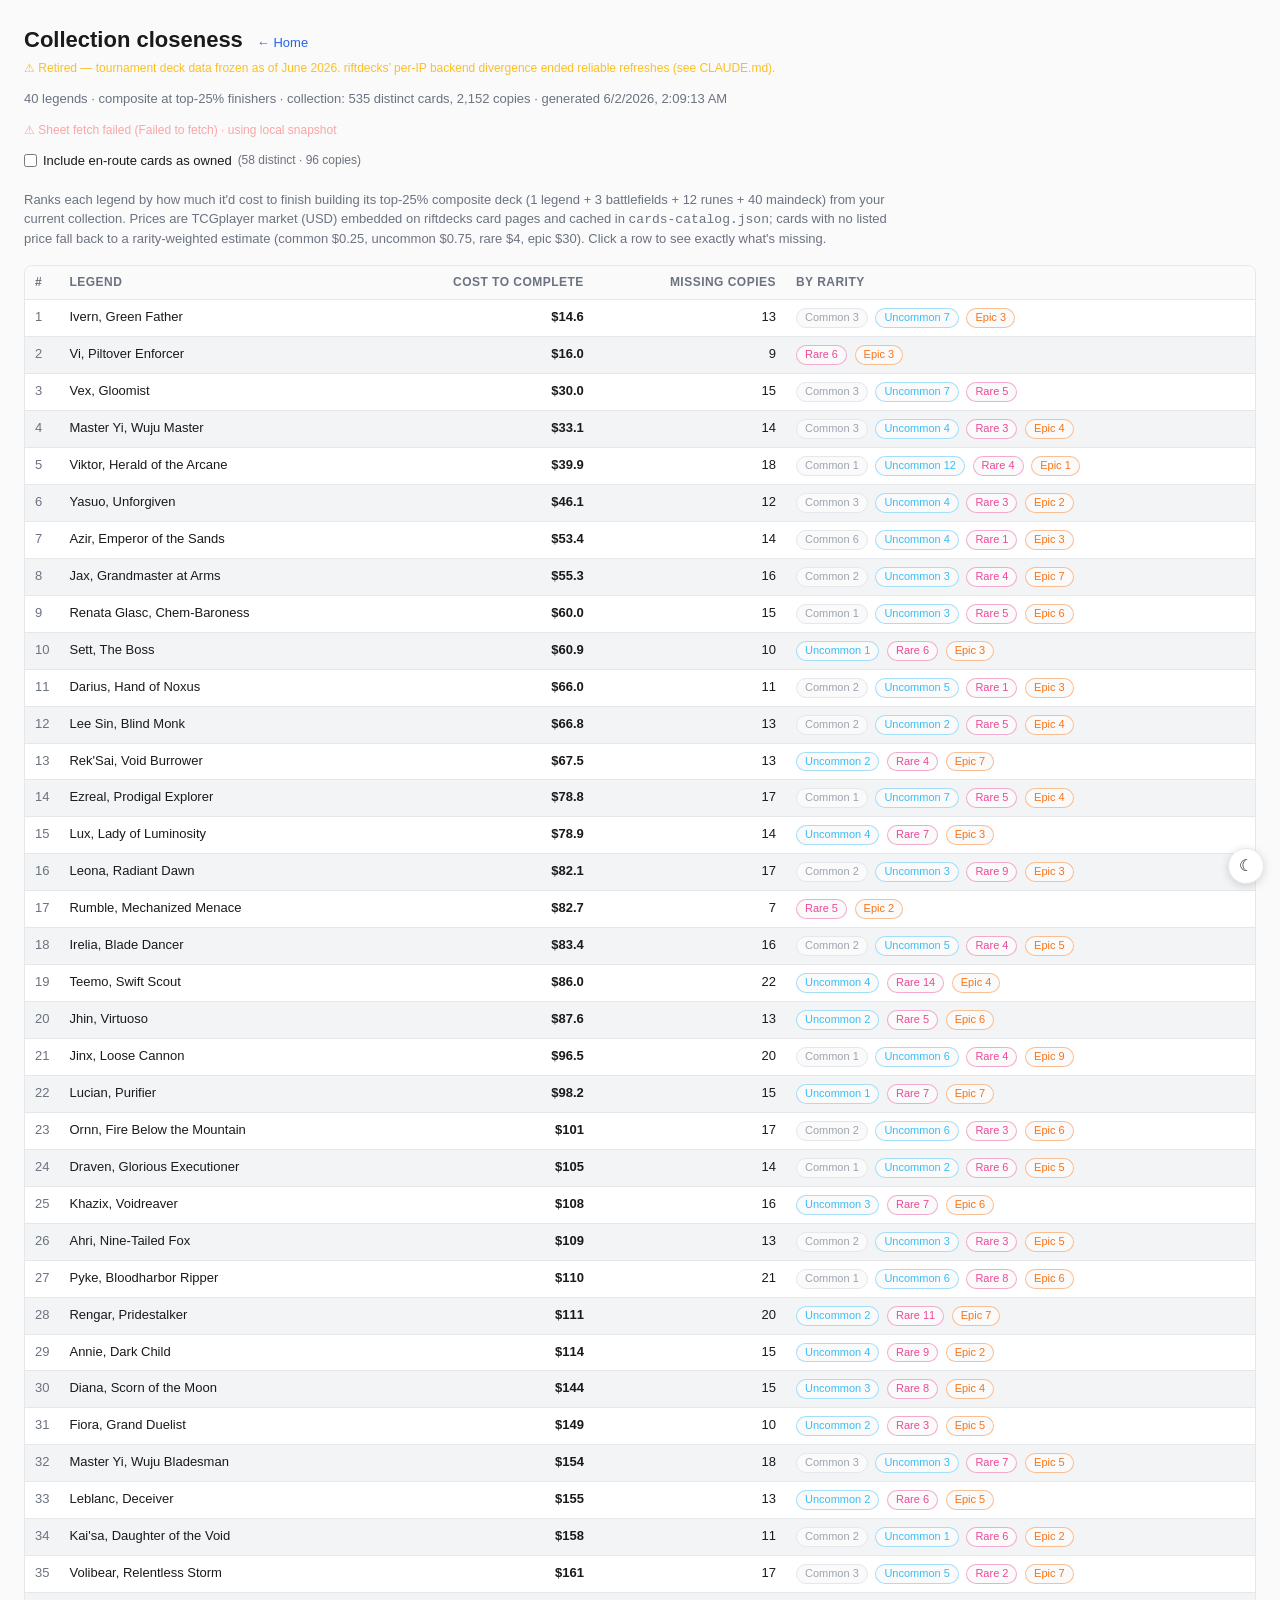
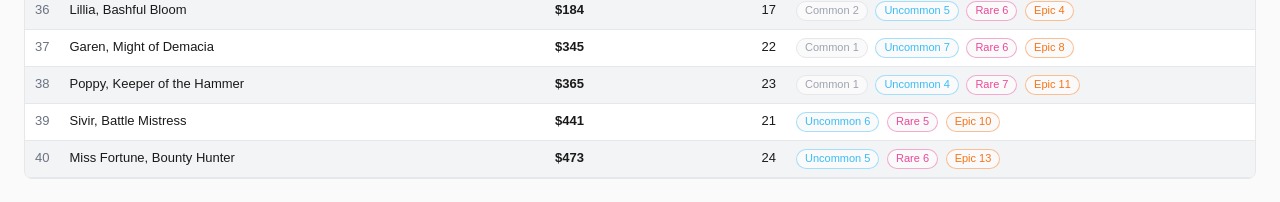
<file: closeness.html>
<!doctype html>
<html lang="en">
<head>
  <meta charset="utf-8" />
  <meta name="viewport" content="width=device-width, initial-scale=1" />
  <script>(function(){try{var t=localStorage.getItem("theme");if(t==="dark"||t==="light"){document.documentElement.dataset.theme=t}else if(window.matchMedia&&window.matchMedia("(prefers-color-scheme: dark)").matches){document.documentElement.dataset.theme="dark"}}catch(e){}})();</script>
  <title>Riftbound — collection closeness</title>
  <link rel="stylesheet" href="styles.css?v=31" />
  <link rel="stylesheet" href="closeness.css" />
</head>
<body>
  <header>
    <div class="header-row">
      <h1>Collection closeness</h1>
      <a class="back-link" href="./">← Home</a>
    </div>
    <p class="retired-banner">Retired — tournament deck data frozen as of June 2026. riftdecks’ per-IP backend divergence ended reliable refreshes (see CLAUDE.md).</p>
    <p id="meta" class="muted"></p>
    <p id="sheet-status" class="muted sheet-status"></p>
    <label class="enroute-toggle">
      <input type="checkbox" id="include-enroute" />
      Include en-route cards as owned
      <span id="enroute-info" class="muted"></span>
    </label>
    <span id="lock-toggles" class="lock-toggles"></span>
    <p class="muted note">
      Ranks each legend by how much it'd cost to finish building its top-25%
      composite deck (1 legend + 3 battlefields + 12 runes + 40 maindeck)
      from your current collection. Prices are TCGplayer market (USD)
      embedded on riftdecks card pages and cached in
      <code>cards-catalog.json</code>; cards with no listed price fall back
      to a rarity-weighted estimate (common $0.25, uncommon $0.75, rare
      $4, epic $30). Click a row to see exactly what's missing.
    </p>
  </header>

  <main>
    <div class="table-scroll">
      <table id="closeness-table">
        <thead>
          <tr>
            <th>#</th>
            <th>Legend</th>
            <th class="num">Cost to complete</th>
            <th class="num">Missing copies</th>
            <th>By rarity</th>
          </tr>
        </thead>
        <tbody></tbody>
      </table>
    </div>
  </main>

  <img id="card-thumb" alt="" hidden />
  <script src="utils.js?v=21"></script>
  <script src="collection-owned.js"></script>
  <script src="collection-enroute.js"></script>
  <script src="collection-sheet.js"></script>
  <script src="cards-catalog.js"></script>
  <script src="closeness-data.js"></script>
  <script src="closeness-app.js?v=21"></script>
  <script src="theme.js?v=1"></script>
</body>
</html>
</file>
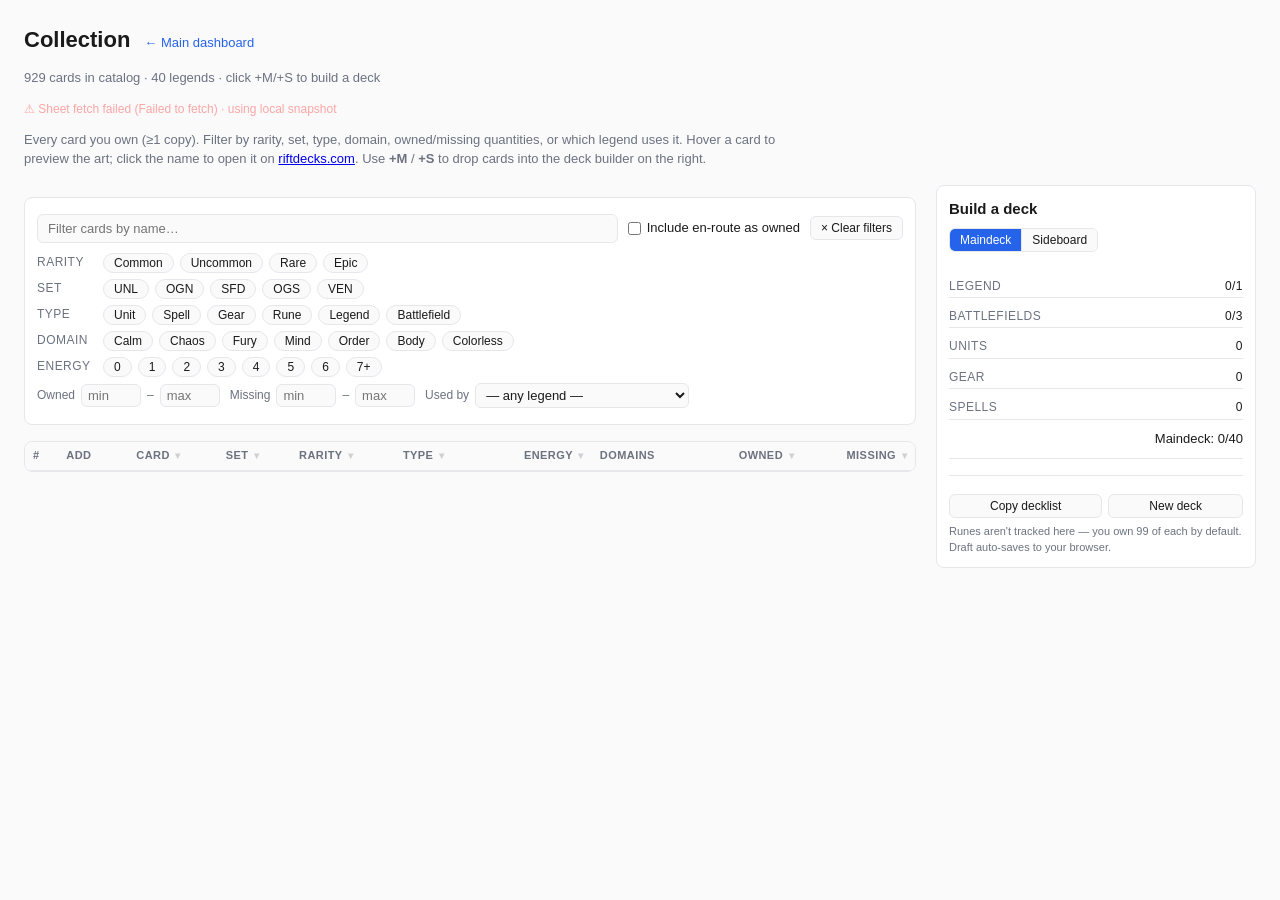
<file: collection.html>
<!doctype html>
<html lang="en">
<head>
  <meta charset="utf-8" />
  <meta name="viewport" content="width=device-width, initial-scale=1" />
  <title>Riftbound — collection + deck builder</title>
  <link rel="stylesheet" href="styles.css" />
  <link rel="stylesheet" href="collection.css" />
</head>
<body>
  <header>
    <div class="header-row">
      <h1>Collection</h1>
      <a class="back-link" href="./">← Main dashboard</a>
    </div>
    <p id="meta" class="muted"></p>
    <p id="sheet-status" class="muted sheet-status"></p>
    <p class="muted note">
      Every card you own (≥1 copy). Filter by rarity, set, type, domain,
      owned/missing quantities, or which legend uses it. Hover a card to
      preview the art; click the name to open it on
      <a href="https://riftdecks.com/" target="_blank" rel="noopener">riftdecks.com</a>.
      Use <strong>+M</strong> / <strong>+S</strong> to drop cards into the
      deck builder on the right.
    </p>
  </header>

  <main class="collection-layout">
    <section class="collection-main">
      <section class="filter-bar">
        <div class="filter-row top">
          <input id="search" type="search" placeholder="Filter cards by name…" autocomplete="off" spellcheck="false" />
          <label class="enroute-toggle">
            <input type="checkbox" id="include-enroute" />
            Include en-route as owned
          </label>
          <button type="button" id="clear-filters" class="copy-btn" title="Reset all filters and sort">× Clear filters</button>
        </div>

        <div class="filter-row">
          <span class="filter-label">Rarity</span>
          <div class="pills" id="pills-rarity"></div>
        </div>
        <div class="filter-row">
          <span class="filter-label">Set</span>
          <div class="pills" id="pills-set"></div>
        </div>
        <div class="filter-row">
          <span class="filter-label">Type</span>
          <div class="pills" id="pills-type"></div>
        </div>
        <div class="filter-row">
          <span class="filter-label">Domain</span>
          <div class="pills" id="pills-domain"></div>
        </div>
        <div class="filter-row">
          <span class="filter-label">Energy</span>
          <div class="pills" id="pills-energy"></div>
        </div>

        <div class="filter-row range-row">
          <label>Owned
            <input type="number" id="owned-min" min="0" step="1" placeholder="min" />
            –
            <input type="number" id="owned-max" min="0" step="1" placeholder="max" />
          </label>
          <label>Missing
            <input type="number" id="missing-min" min="0" step="1" placeholder="min" />
            –
            <input type="number" id="missing-max" min="0" step="1" placeholder="max" />
          </label>
          <label>Used by
            <select id="legend-filter">
              <option value="">— any legend —</option>
            </select>
          </label>
        </div>
      </section>

      <div class="summary-row">
        <span id="row-count" class="muted"></span>
      </div>

      <div class="table-scroll">
        <table id="collection-table">
          <thead>
            <tr>
              <th class="rank">#</th>
              <th class="actions-col">Add</th>
              <th class="sortable" data-sort="name">Card <span class="arrow">▾</span></th>
              <th class="sortable" data-sort="set">Set <span class="arrow">▾</span></th>
              <th class="sortable" data-sort="rarity">Rarity <span class="arrow">▾</span></th>
              <th class="sortable" data-sort="type">Type <span class="arrow">▾</span></th>
              <th class="num sortable" data-sort="cost" title="Energy cost (leading number). Power requirement (C count) shown faded.">Energy <span class="arrow">▾</span></th>
              <th>Domains</th>
              <th class="num sortable" data-sort="owned">Owned <span class="arrow">▾</span></th>
              <th class="num sortable" data-sort="missing">Missing <span class="arrow">▾</span></th>
            </tr>
          </thead>
          <tbody></tbody>
        </table>
      </div>
      <p id="empty-state" class="muted" hidden>No cards match these filters.</p>
    </section>

    <aside class="deck-sidebar" aria-label="Deck builder">
      <header class="deck-header">
        <h2>Build a deck</h2>
        <div class="deck-tabs" role="tablist">
          <button type="button" class="deck-tab active" data-tab="main" role="tab" aria-selected="true">Maindeck</button>
          <button type="button" class="deck-tab" data-tab="side" role="tab">Sideboard</button>
        </div>
      </header>

      <div class="deck-pane" id="deck-main">
        <section class="deck-section" data-bucket="legend">
          <header><span>Legend</span><span class="count"><span id="cnt-legend">0</span>/1</span></header>
          <ul class="deck-list"></ul>
        </section>
        <section class="deck-section" data-bucket="battlefields">
          <header><span>Battlefields</span><span class="count"><span id="cnt-bf">0</span>/3</span></header>
          <ul class="deck-list"></ul>
        </section>
        <section class="deck-section" data-bucket="units">
          <header><span>Units</span><span class="count" id="cnt-units">0</span></header>
          <ul class="deck-list"></ul>
        </section>
        <section class="deck-section" data-bucket="gear">
          <header><span>Gear</span><span class="count" id="cnt-gear">0</span></header>
          <ul class="deck-list"></ul>
        </section>
        <section class="deck-section" data-bucket="spells">
          <header><span>Spells</span><span class="count" id="cnt-spells">0</span></header>
          <ul class="deck-list"></ul>
        </section>
        <p class="deck-total">Maindeck: <span id="cnt-main">0</span>/40</p>
        <div class="energy-curve" id="curve-main" aria-label="Maindeck energy curve"></div>
        <div class="power-by-domain" id="power-main" aria-label="Maindeck power demand by domain"></div>
      </div>

      <div class="deck-pane" id="deck-side" hidden>
        <section class="deck-section" data-bucket="side">
          <header><span>Sideboard</span><span class="count"><span id="cnt-side">0</span>/8</span></header>
          <ul class="deck-list"></ul>
        </section>
        <div class="energy-curve" id="curve-side" aria-label="Sideboard energy curve"></div>
        <div class="power-by-domain" id="power-side" aria-label="Sideboard power demand by domain"></div>
      </div>

      <footer class="deck-footer">
        <button type="button" id="copy-deck" class="copy-btn">Copy decklist</button>
        <button type="button" id="new-deck" class="copy-btn" title="Wipe the current draft">New deck</button>
      </footer>
      <p class="muted footnote">
        Runes aren't tracked here — you own 99 of each by default.
        Draft auto-saves to your browser.
      </p>
    </aside>
  </main>

  <img id="card-thumb" alt="" hidden />
  <div id="toast" hidden></div>

  <script src="utils.js"></script>
  <script src="cards-catalog.js"></script>
  <script src="closeness-data.js"></script>
  <script src="champions.js"></script>
  <script src="collection-owned.js"></script>
  <script src="collection-enroute.js"></script>
  <script src="collection-sheet.js"></script>
  <script src="collection-app.js"></script>
</body>
</html>
</file>
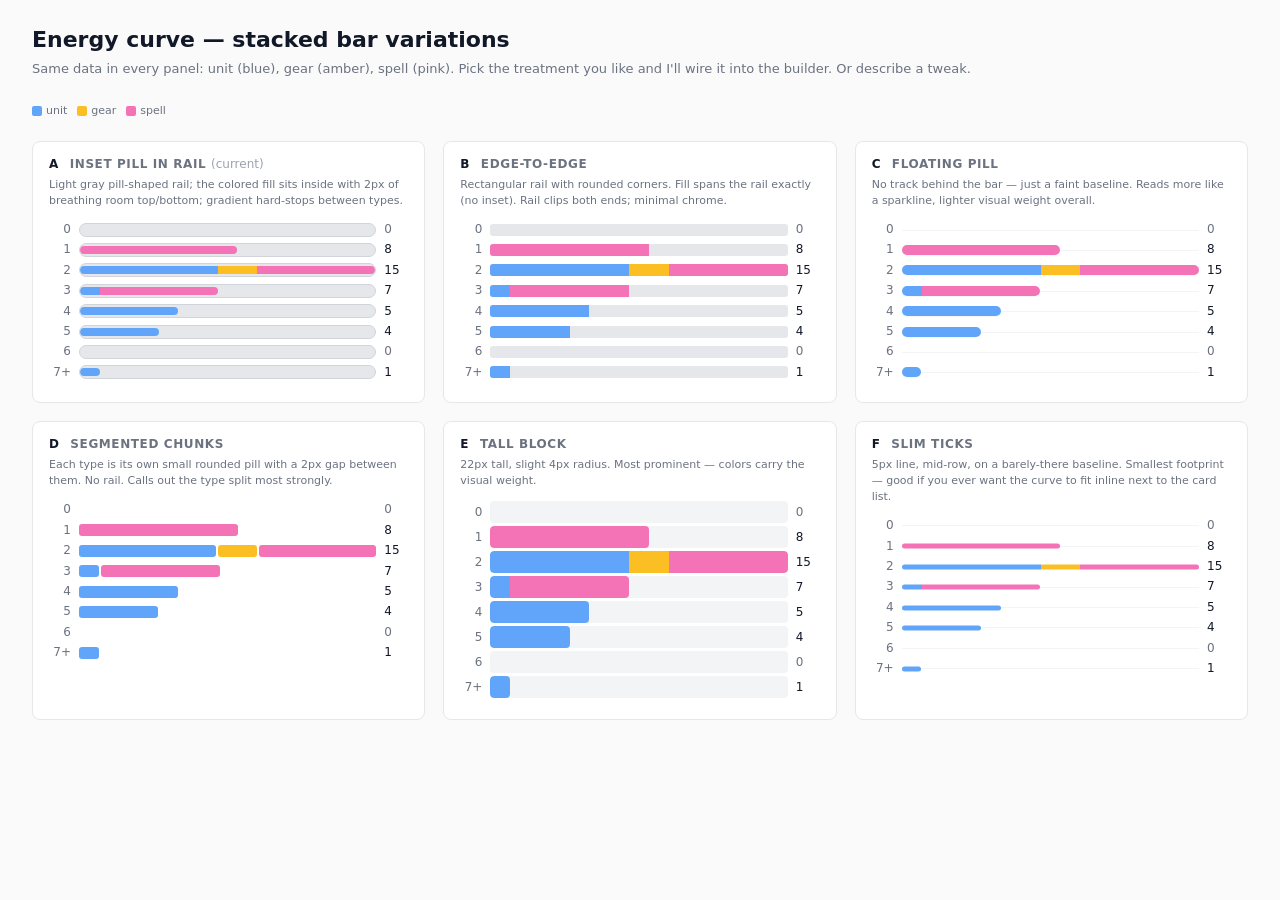
<file: curve-styles.html>
<!doctype html>
<html lang="en">
<head>
  <meta charset="utf-8" />
  <meta name="viewport" content="width=device-width, initial-scale=1" />
  <title>Energy curve — stacked bar variations</title>
  <style>
    :root {
      --fg: #111827;
      --muted: #6b7280;
      --soft: #d1d5db;
      --rail: #e5e7eb;
      --rail-strong: #d1d5db;
      --bg: #fafafa;
      --c-unit: #60a5fa;
      --c-gear: #fbbf24;
      --c-spell: #f472b6;
    }
    body {
      font: 14px/1.45 system-ui, -apple-system, Segoe UI, sans-serif;
      padding: 24px 32px 64px;
      max-width: 1280px;
      margin: 0 auto;
      background: var(--bg);
      color: var(--fg);
    }
    h1 { margin: 0 0 4px; font-size: 22px; }
    .hint { color: var(--muted); margin: 0 0 24px; font-size: 13px; }
    .grid {
      display: grid;
      grid-template-columns: 1fr 1fr 1fr;
      gap: 18px;
    }
    @media (max-width: 1000px) { .grid { grid-template-columns: 1fr 1fr; } }
    @media (max-width: 660px)  { .grid { grid-template-columns: 1fr; } }
    section.variant {
      background: white;
      border: 1px solid #e5e7eb;
      border-radius: 8px;
      padding: 14px 16px 18px;
    }
    section.variant h2 {
      font-size: 12px;
      font-weight: 600;
      text-transform: uppercase;
      letter-spacing: 0.05em;
      color: var(--muted);
      margin: 0 0 4px;
    }
    section.variant h2 .key { color: var(--fg); font-weight: 700; margin-right: 6px; }
    section.variant .desc {
      font-size: 11px;
      color: var(--muted);
      margin: 0 0 12px;
      min-height: 28px;
    }
    .legend {
      display: flex;
      gap: 10px;
      font-size: 11px;
      color: var(--muted);
      margin-bottom: 8px;
      flex-wrap: wrap;
    }
    .legend .chip { display: inline-flex; align-items: center; gap: 4px; }
    .legend .swatch {
      display: inline-block;
      width: 10px;
      height: 10px;
      border-radius: 2px;
    }
    .legend .swatch.unit  { background: var(--c-unit); }
    .legend .swatch.gear  { background: var(--c-gear); }
    .legend .swatch.spell { background: var(--c-spell); }

    /* Common row scaffolding shared by all variants */
    .row {
      display: grid;
      grid-template-columns: 22px 1fr 24px;
      align-items: center;
      gap: 8px;
      margin: 3px 0;
      font-variant-numeric: tabular-nums;
      font-size: 12px;
    }
    .row .lbl { color: var(--muted); text-align: right; }
    .row .count { color: var(--fg); }
    .row.empty .count { color: var(--muted); }

    /* =========================================================
       A. Inset pill in rail (current deployed)
       ========================================================= */
    .curveA .track {
      position: relative;
      height: 14px;
      background: var(--rail);
      border: 1px solid var(--rail-strong);
      border-radius: 7px;
      overflow: hidden;
      box-sizing: border-box;
    }
    .curveA .fill {
      position: absolute;
      top: 2px; left: 0; bottom: 2px;
      border-radius: 5px;
    }

    /* =========================================================
       B. Edge-to-edge — no inner gap, square inside, rail handles corners
       ========================================================= */
    .curveB .track {
      position: relative;
      height: 12px;
      background: var(--rail);
      border-radius: 3px;
      overflow: hidden;
    }
    .curveB .fill {
      position: absolute;
      top: 0; left: 0; bottom: 0;
    }

    /* =========================================================
       C. Floating pill — no rail at all, bar sits on row background
       ========================================================= */
    .curveC {
      padding: 0;
    }
    .curveC .track {
      position: relative;
      height: 10px;
    }
    .curveC .track::before {
      content: '';
      position: absolute;
      left: 0; right: 0; top: 50%;
      height: 1px;
      background: #f3f4f6;
    }
    .curveC .fill {
      position: absolute;
      top: 0; left: 0; bottom: 0;
      border-radius: 5px;
      box-shadow: 0 1px 1px rgba(0,0,0,.04);
    }

    /* =========================================================
       D. Segmented — each type is its own small pill with 2px gap
       ========================================================= */
    .curveD .track {
      position: relative;
      height: 12px;
      display: flex;
      gap: 2px;
    }
    .curveD .seg {
      height: 100%;
      border-radius: 3px;
    }
    .curveD .seg.unit  { background: var(--c-unit); }
    .curveD .seg.gear  { background: var(--c-gear); }
    .curveD .seg.spell { background: var(--c-spell); }

    /* =========================================================
       E. Tall block — chunky 22-px bar, minimal radius
       ========================================================= */
    .curveE .track {
      position: relative;
      height: 22px;
      background: #f3f4f6;
      border-radius: 4px;
      overflow: hidden;
    }
    .curveE .fill {
      position: absolute;
      top: 0; left: 0; bottom: 0;
      border-radius: 4px;
    }

    /* =========================================================
       F. Slim ticks — thin 5px line, almost a sparkline row
       ========================================================= */
    .curveF .track {
      position: relative;
      height: 16px;
    }
    .curveF .track::before {
      content: '';
      position: absolute;
      left: 0; right: 0;
      top: calc(50% - 0.5px);
      height: 1px;
      background: #f3f4f6;
    }
    .curveF .fill {
      position: absolute;
      top: 50%;
      transform: translateY(-50%);
      height: 5px;
      left: 0;
      border-radius: 3px;
    }
  </style>
</head>
<body>
  <h1>Energy curve — stacked bar variations</h1>
  <p class="hint">
    Same data in every panel: unit (blue), gear (amber), spell (pink). Pick the treatment you like and I'll wire it into the builder. Or describe a tweak.
  </p>

  <div class="legend" style="margin-bottom: 22px;">
    <span class="chip"><span class="swatch unit"></span> unit</span>
    <span class="chip"><span class="swatch gear"></span> gear</span>
    <span class="chip"><span class="swatch spell"></span> spell</span>
  </div>

  <div class="grid">
    <section class="variant">
      <h2><span class="key">A</span> Inset pill in rail <span style="color:#9ca3af;font-weight:400;text-transform:none;letter-spacing:0;">(current)</span></h2>
      <p class="desc">Light gray pill-shaped rail; the colored fill sits inside with 2px of breathing room top/bottom; gradient hard-stops between types.</p>
      <div class="curveA"></div>
    </section>

    <section class="variant">
      <h2><span class="key">B</span> Edge-to-edge</h2>
      <p class="desc">Rectangular rail with rounded corners. Fill spans the rail exactly (no inset). Rail clips both ends; minimal chrome.</p>
      <div class="curveB"></div>
    </section>

    <section class="variant">
      <h2><span class="key">C</span> Floating pill</h2>
      <p class="desc">No track behind the bar — just a faint baseline. Reads more like a sparkline, lighter visual weight overall.</p>
      <div class="curveC"></div>
    </section>

    <section class="variant">
      <h2><span class="key">D</span> Segmented chunks</h2>
      <p class="desc">Each type is its own small rounded pill with a 2px gap between them. No rail. Calls out the type split most strongly.</p>
      <div class="curveD"></div>
    </section>

    <section class="variant">
      <h2><span class="key">E</span> Tall block</h2>
      <p class="desc">22px tall, slight 4px radius. Most prominent — colors carry the visual weight.</p>
      <div class="curveE"></div>
    </section>

    <section class="variant">
      <h2><span class="key">F</span> Slim ticks</h2>
      <p class="desc">5px line, mid-row, on a barely-there baseline. Smallest footprint — good if you ever want the curve to fit inline next to the card list.</p>
      <div class="curveF"></div>
    </section>
  </div>

  <script>
    // Same sample data across every variant so visual differences are
    // purely about styling, not data.
    const SAMPLE = [
      { label: '0',  unit: 0, gear: 0, spell: 0 },
      { label: '1',  unit: 0, gear: 0, spell: 8 },
      { label: '2',  unit: 7, gear: 2, spell: 6 },
      { label: '3',  unit: 1, gear: 0, spell: 6 },
      { label: '4',  unit: 5, gear: 0, spell: 0 },
      { label: '5',  unit: 4, gear: 0, spell: 0 },
      { label: '6',  unit: 0, gear: 0, spell: 0 },
      { label: '7+', unit: 1, gear: 0, spell: 0 },
    ];
    const COLOR = { unit: '#60a5fa', gear: '#fbbf24', spell: '#f472b6' };
    const MAX = Math.max(1, ...SAMPLE.map((r) => r.unit + r.gear + r.spell));

    // Build the gradient background for a single row (variants A, B, C, E, F).
    function gradientBg(row) {
      const total = row.unit + row.gear + row.spell;
      if (total === 0) return '';
      const stops = [];
      let cum = 0;
      for (const seg of ['unit', 'gear', 'spell']) {
        const n = row[seg];
        if (n <= 0) continue;
        const start = cum;
        const end = cum + (n / total) * 100;
        stops.push(`${COLOR[seg]} ${start.toFixed(2)}% ${end.toFixed(2)}%`);
        cum = end;
      }
      return `linear-gradient(to right, ${stops.join(', ')})`;
    }

    function renderGradientVariant(rootEl) {
      rootEl.innerHTML = SAMPLE.map((r) => {
        const total = r.unit + r.gear + r.spell;
        const widthPct = ((total / MAX) * 100).toFixed(2);
        const cls = total === 0 ? 'row empty' : 'row';
        const bg = gradientBg(r);
        const fillStyle = bg ? `width:${widthPct}%; background:${bg};` : '';
        return `
          <div class="${cls}">
            <span class="lbl">${r.label}</span>
            <div class="track"><div class="fill" style="${fillStyle}"></div></div>
            <span class="count">${total}</span>
          </div>`;
      }).join('');
    }

    function renderSegmentedVariant(rootEl) {
      rootEl.innerHTML = SAMPLE.map((r) => {
        const total = r.unit + r.gear + r.spell;
        const cls = total === 0 ? 'row empty' : 'row';
        const segs = [];
        for (const seg of ['unit', 'gear', 'spell']) {
          if (r[seg] > 0) {
            const w = ((r[seg] / MAX) * 100).toFixed(2);
            segs.push(`<div class="seg ${seg}" style="width:${w}%" title="${r[seg]} ${seg}"></div>`);
          }
        }
        return `
          <div class="${cls}">
            <span class="lbl">${r.label}</span>
            <div class="track">${segs.join('')}</div>
            <span class="count">${total}</span>
          </div>`;
      }).join('');
    }

    renderGradientVariant(document.querySelector('.curveA'));
    renderGradientVariant(document.querySelector('.curveB'));
    renderGradientVariant(document.querySelector('.curveC'));
    renderSegmentedVariant(document.querySelector('.curveD'));
    renderGradientVariant(document.querySelector('.curveE'));
    renderGradientVariant(document.querySelector('.curveF'));
  </script>
</body>
</html>
</file>
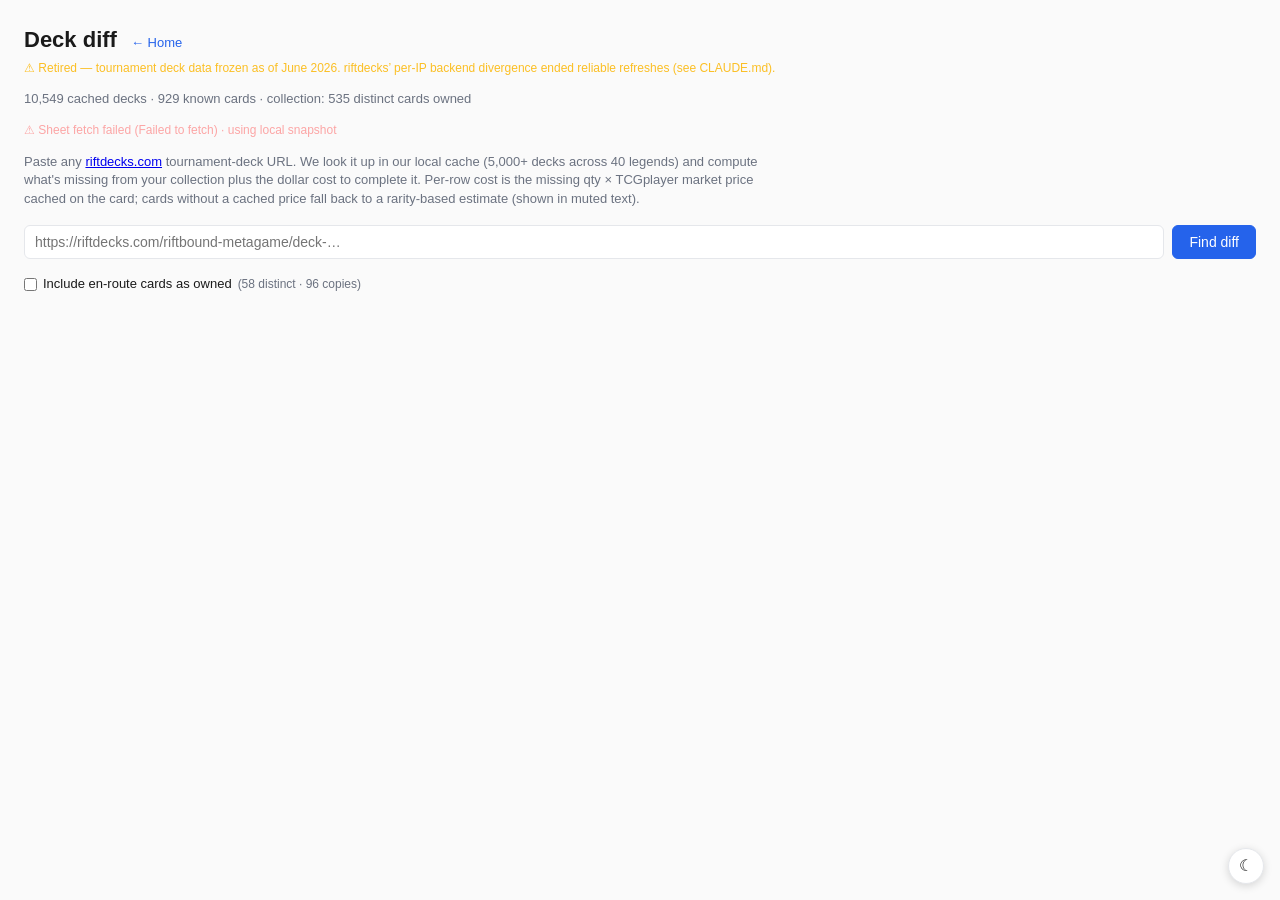
<file: diff.html>
<!doctype html>
<html lang="en">
<head>
  <meta charset="utf-8" />
  <meta name="viewport" content="width=device-width, initial-scale=1" />
  <script>(function(){try{var t=localStorage.getItem("theme");if(t==="dark"||t==="light"){document.documentElement.dataset.theme=t}else if(window.matchMedia&&window.matchMedia("(prefers-color-scheme: dark)").matches){document.documentElement.dataset.theme="dark"}}catch(e){}})();</script>
  <title>Riftbound — deck diff</title>
  <link rel="stylesheet" href="styles.css?v=31" />
  <link rel="stylesheet" href="diff.css" />
</head>
<body>
  <header>
    <div class="header-row">
      <h1>Deck diff</h1>
      <a class="back-link" href="./">← Home</a>
    </div>
    <p class="retired-banner">Retired — tournament deck data frozen as of June 2026. riftdecks’ per-IP backend divergence ended reliable refreshes (see CLAUDE.md).</p>
    <p id="meta" class="muted"></p>
    <p id="sheet-status" class="muted sheet-status"></p>
    <p class="muted note">
      Paste any <a href="https://riftdecks.com/" target="_blank" rel="noopener">riftdecks.com</a>
      tournament-deck URL. We look it up in our local cache (5,000+ decks
      across 40 legends) and compute what's missing from your collection
      plus the dollar cost to complete it. Per-row cost is the missing
      qty × TCGplayer market price cached on the card; cards without a
      cached price fall back to a rarity-based estimate (shown in muted text).
    </p>
  </header>

  <section class="input-row">
    <input id="deck-url" type="url" placeholder="https://riftdecks.com/riftbound-metagame/deck-…" autocomplete="off" spellcheck="false" />
    <button type="button" id="find-btn" class="btn">Find diff</button>
  </section>
  <label class="enroute-toggle">
    <input type="checkbox" id="include-enroute" />
    Include en-route cards as owned
    <span id="enroute-info" class="muted"></span>
  </label>
  <span id="lock-toggles" class="lock-toggles"></span>

  <section id="result" hidden>
    <div id="deck-info" class="deck-info"></div>
    <div class="summary-row">
      <span id="diff-summary" class="muted"></span>
      <button type="button" id="copy-btn" class="copy-btn">Copy missing (TCGplayer)</button>
    </div>
    <div class="table-scroll">
      <table id="diff-table">
        <thead>
          <tr>
            <th>Card</th>
            <th>Type</th>
            <th>Set</th>
            <th class="num">Need</th>
            <th class="num">Own</th>
            <th class="num">Missing</th>
            <th class="num" title="Missing × TCGplayer market price (cached prices from cards-catalog.js; rarity-estimate fallback shown in muted text)">Cost</th>
          </tr>
        </thead>
        <tbody></tbody>
      </table>
    </div>
    <p id="empty-state" class="muted" hidden></p>
  </section>

  <section id="error-state" class="error" hidden></section>

  <img id="card-thumb" alt="" hidden />
  <script src="utils.js"></script>
  <script src="collection-owned.js"></script>
  <script src="collection-enroute.js"></script>
  <script src="collection-sheet.js"></script>
  <script src="cards-catalog.js"></script>
  <script src="deck-lookup.js"></script>
  <script src="tcgplayer-fixes.js?v=2"></script>
  <script src="diff-app.js"></script>
  <script src="theme.js?v=1"></script>
</body>
</html>
</file>
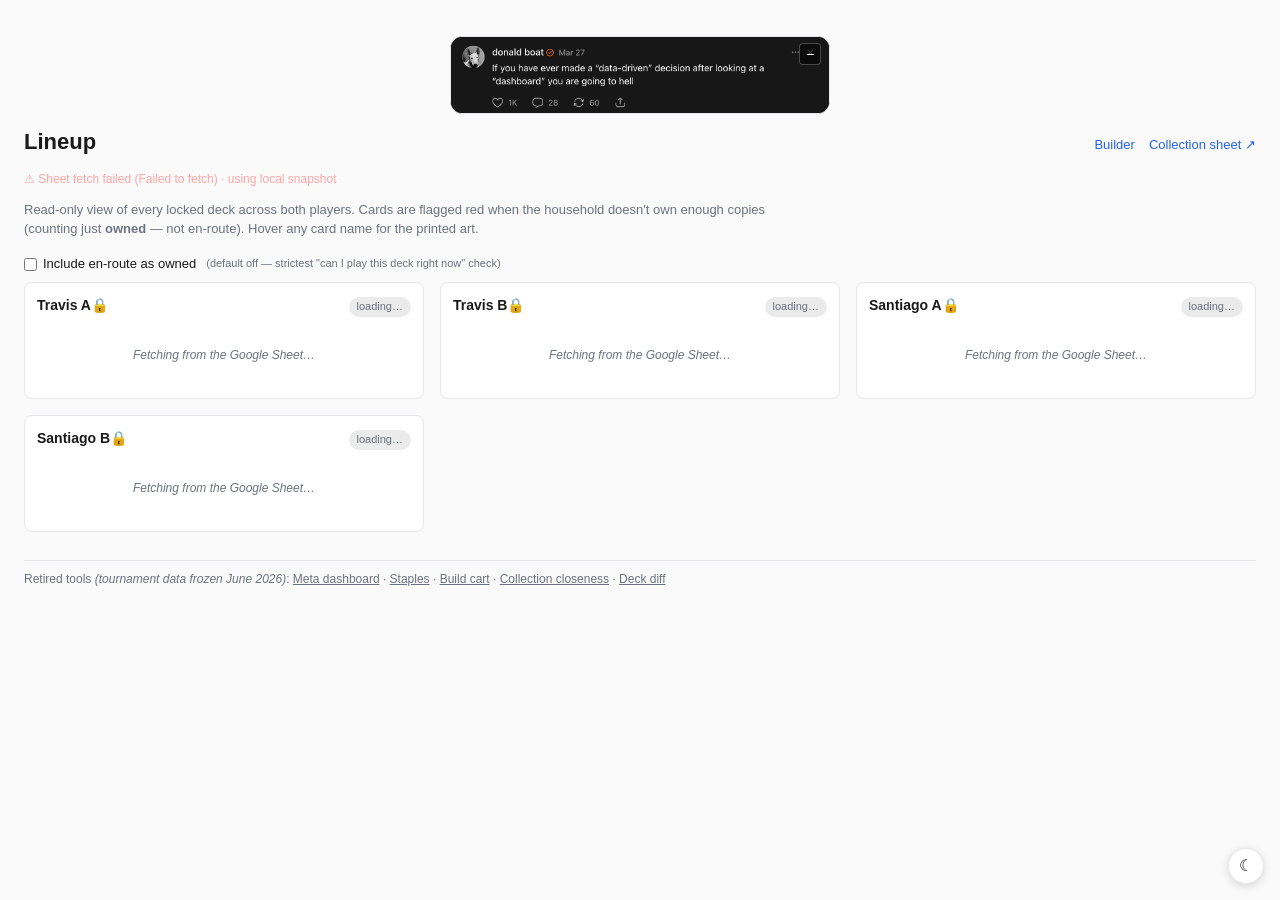
<file: lineup.html>
<!doctype html>
<html lang="en">
<head>
  <meta charset="utf-8" />
  <!-- Lineup moved to the site root (2026-06 recentering). This stub keeps
       old bookmarks working. -->
  <meta http-equiv="refresh" content="0; url=./" />
  <title>Riftboard — lineup (moved)</title>
</head>
<body>
  <p>The lineup now lives at the <a href="./">site root</a>.</p>
</body>
</html>
</file>
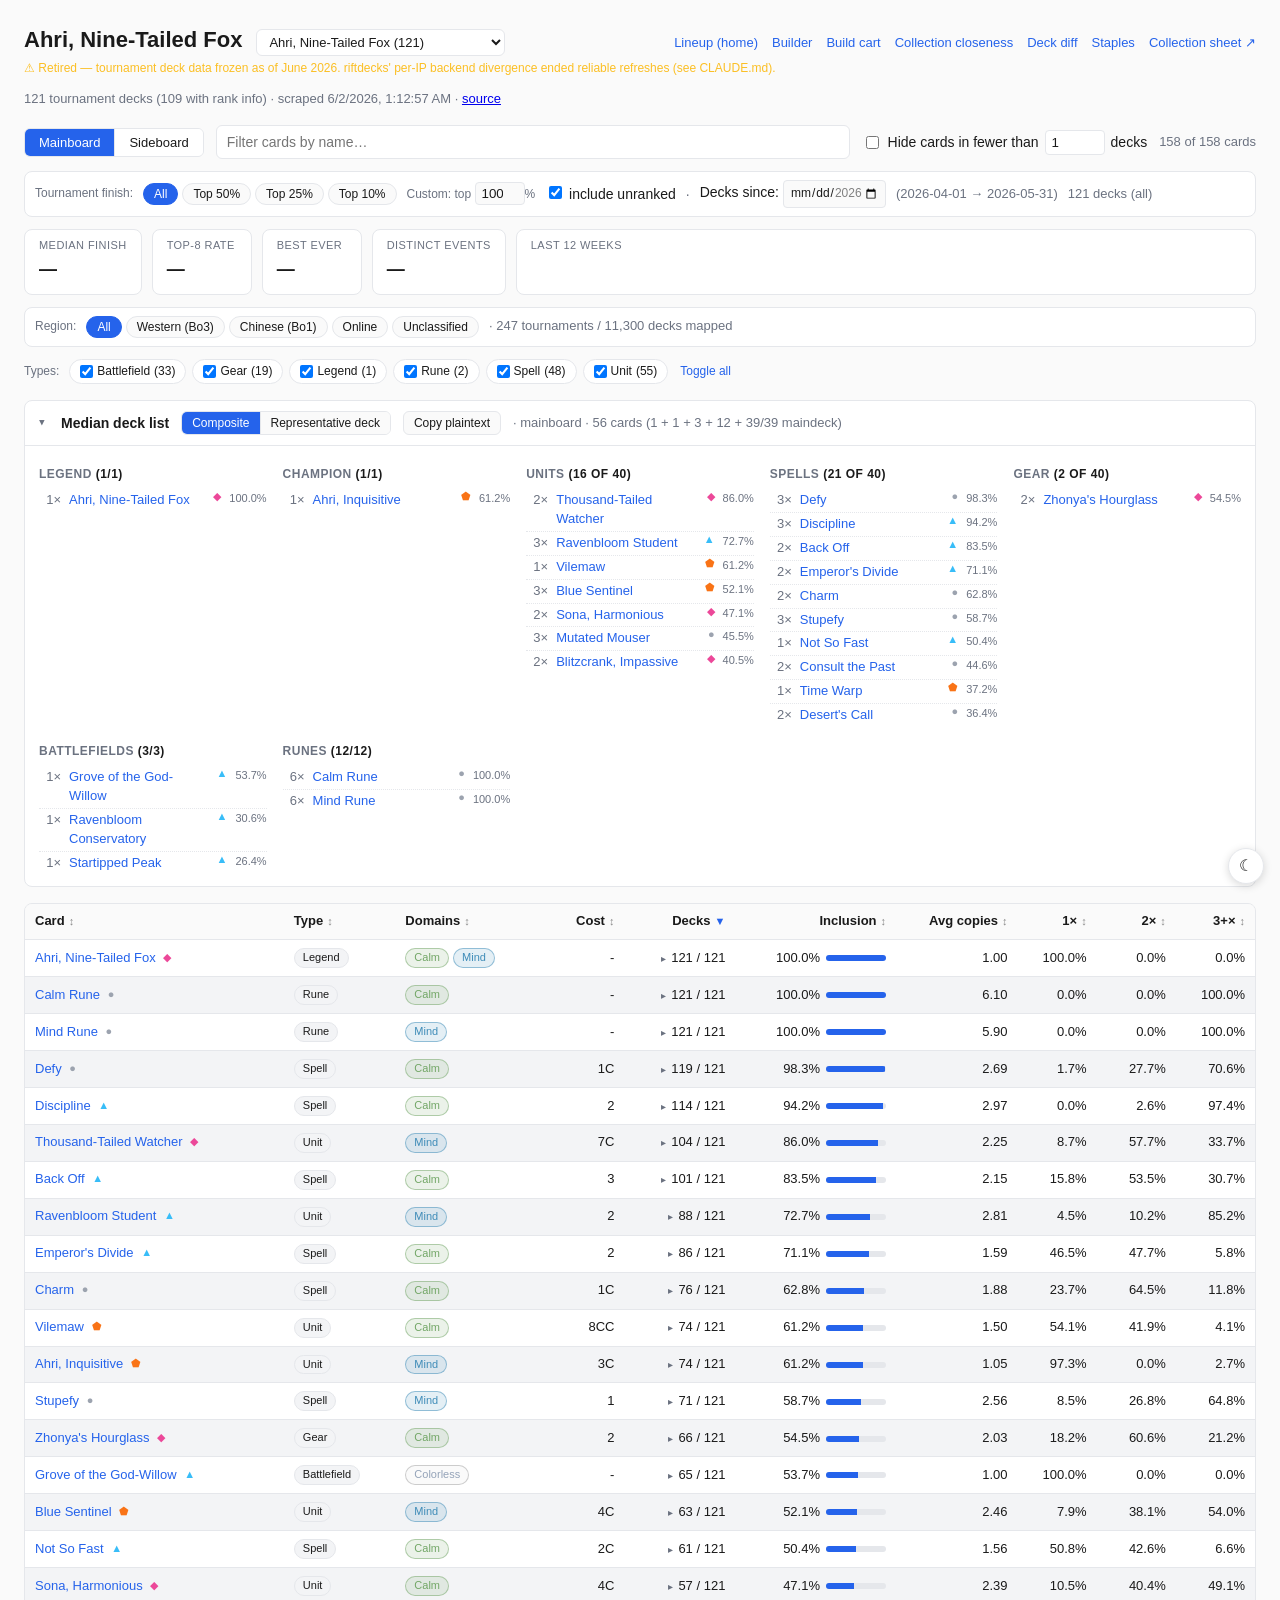
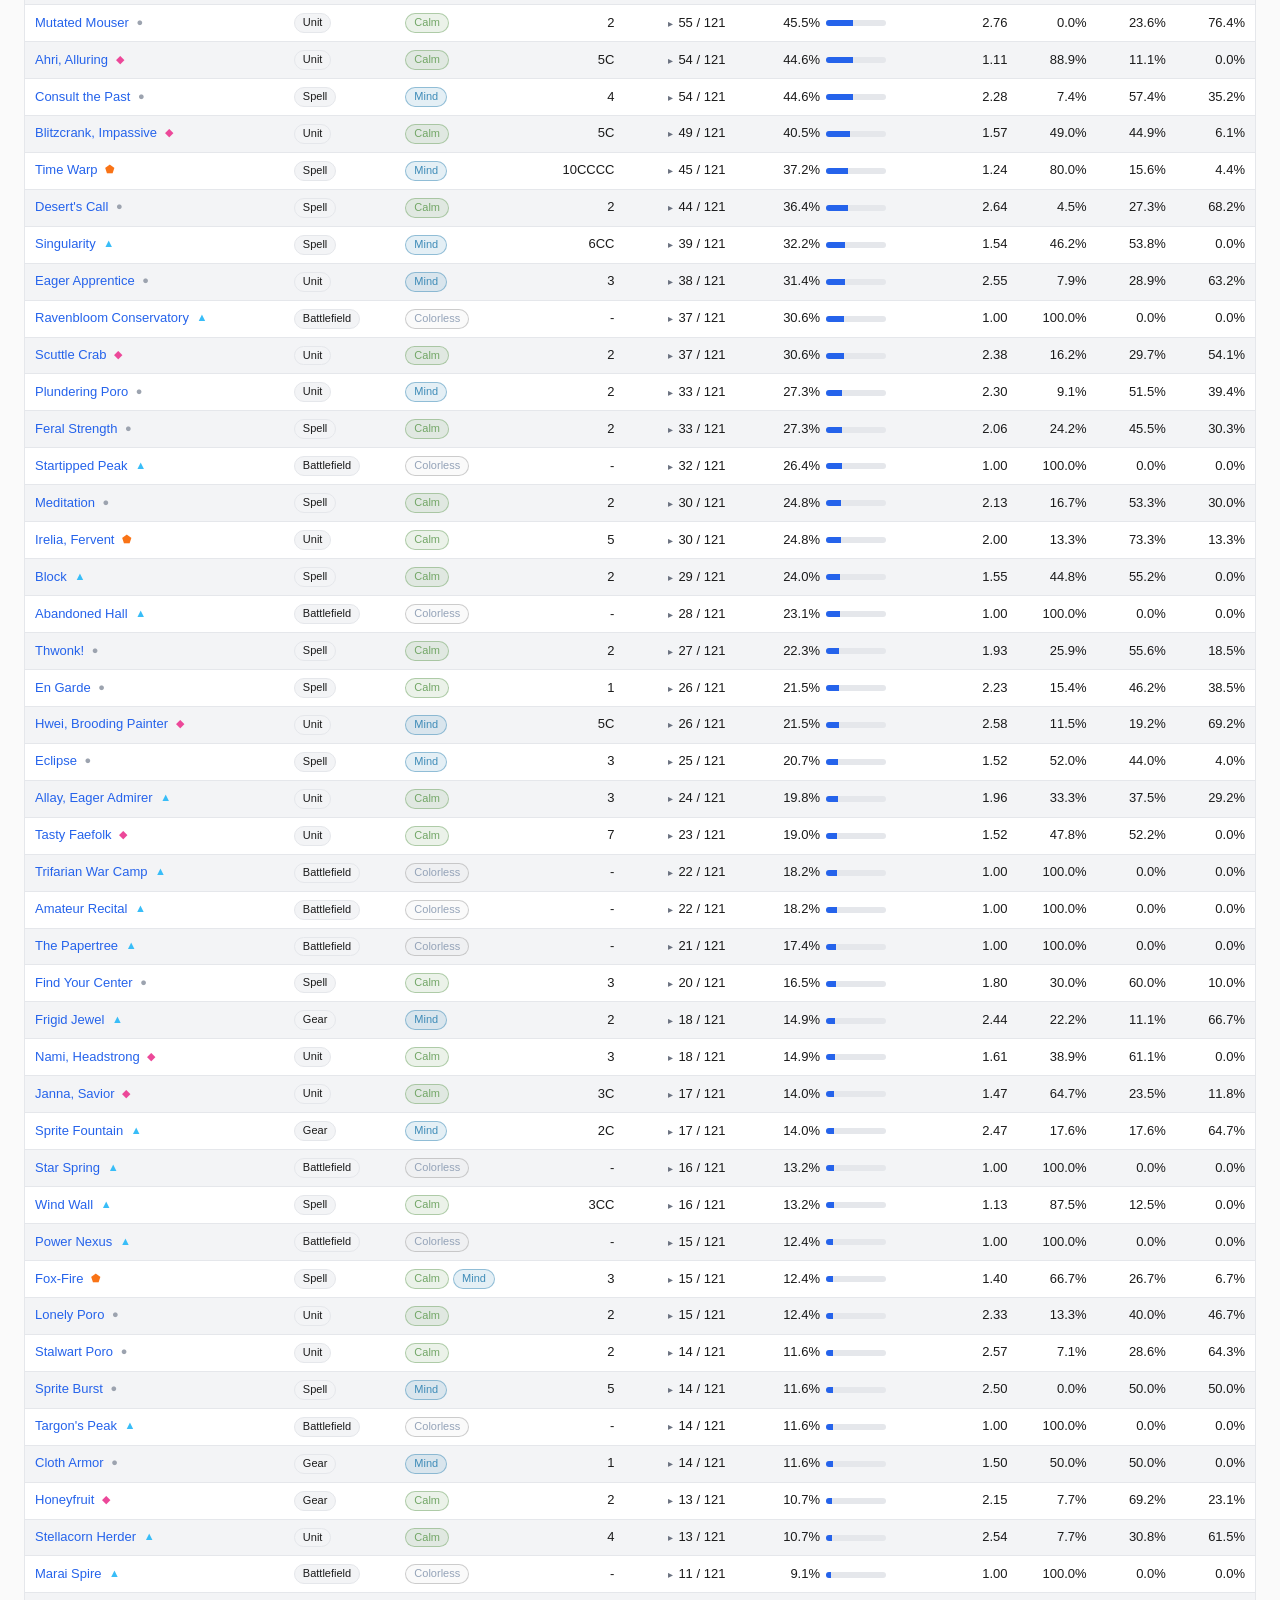
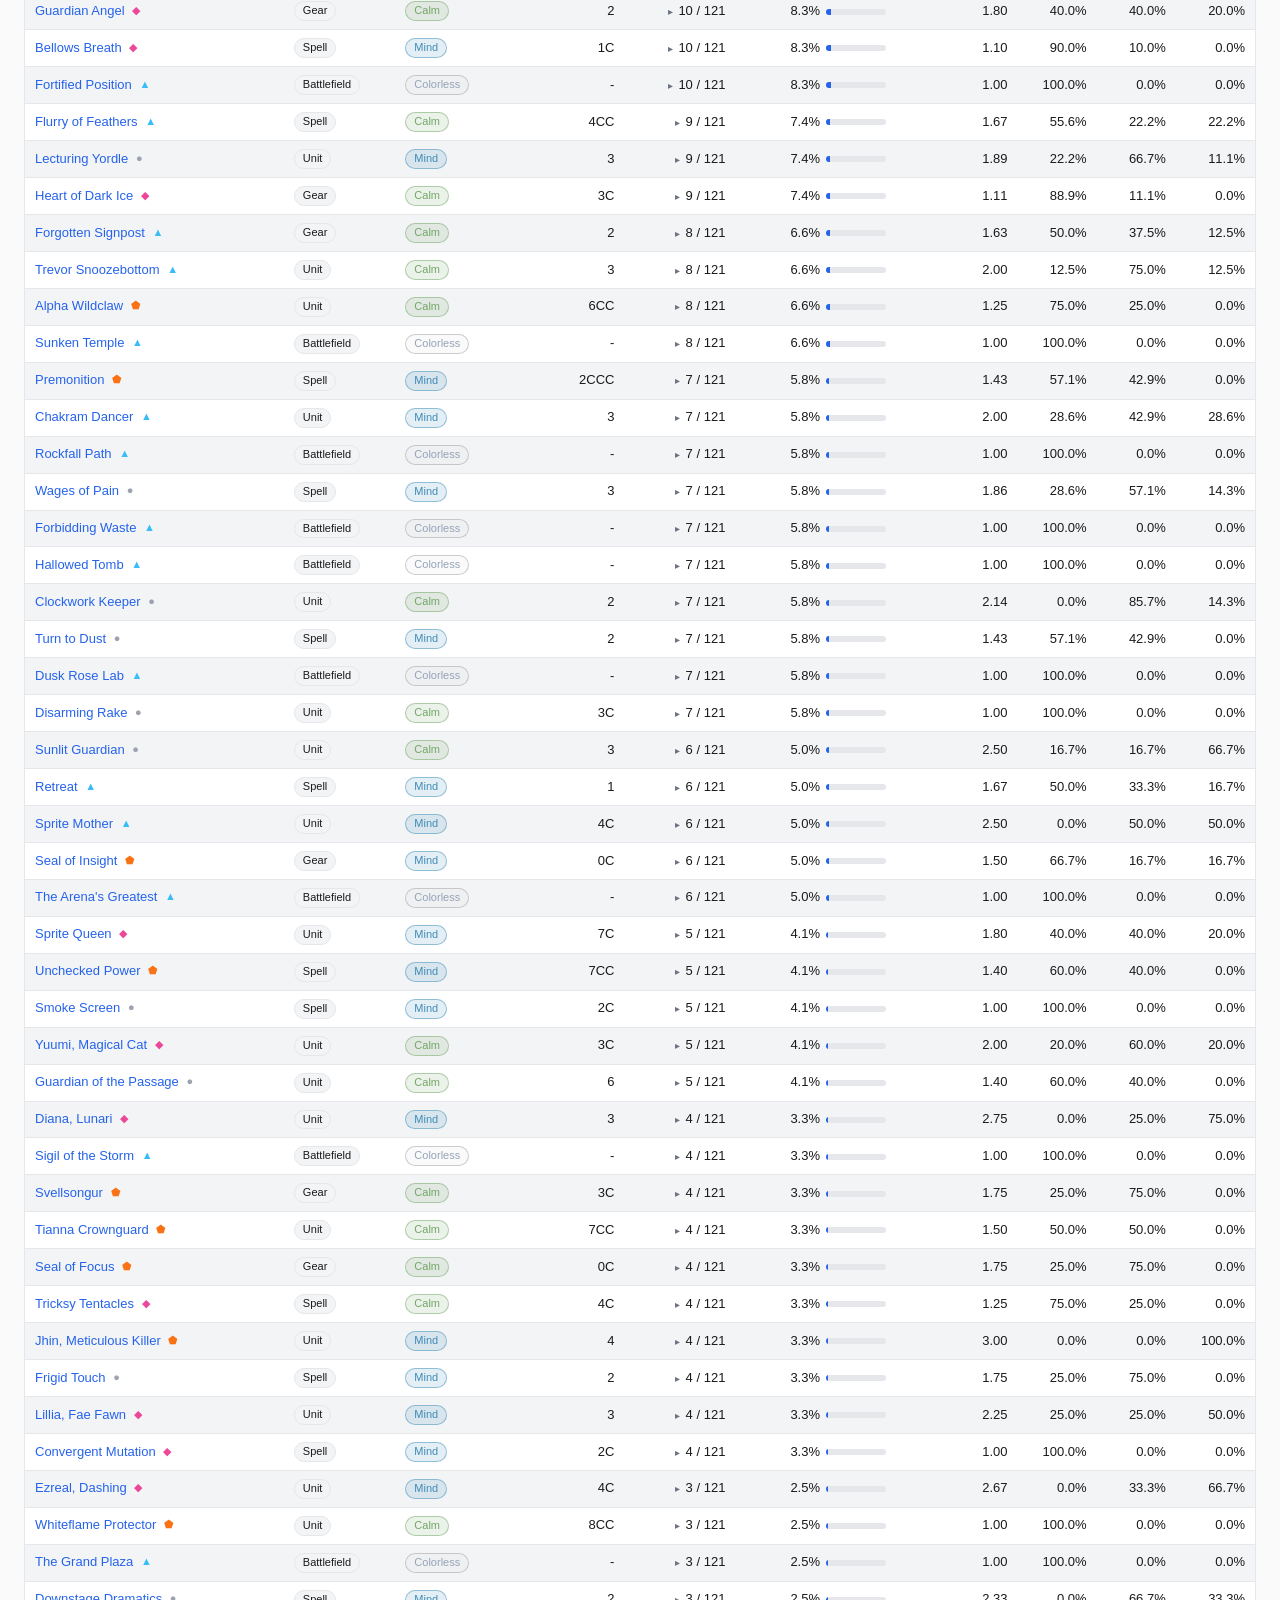
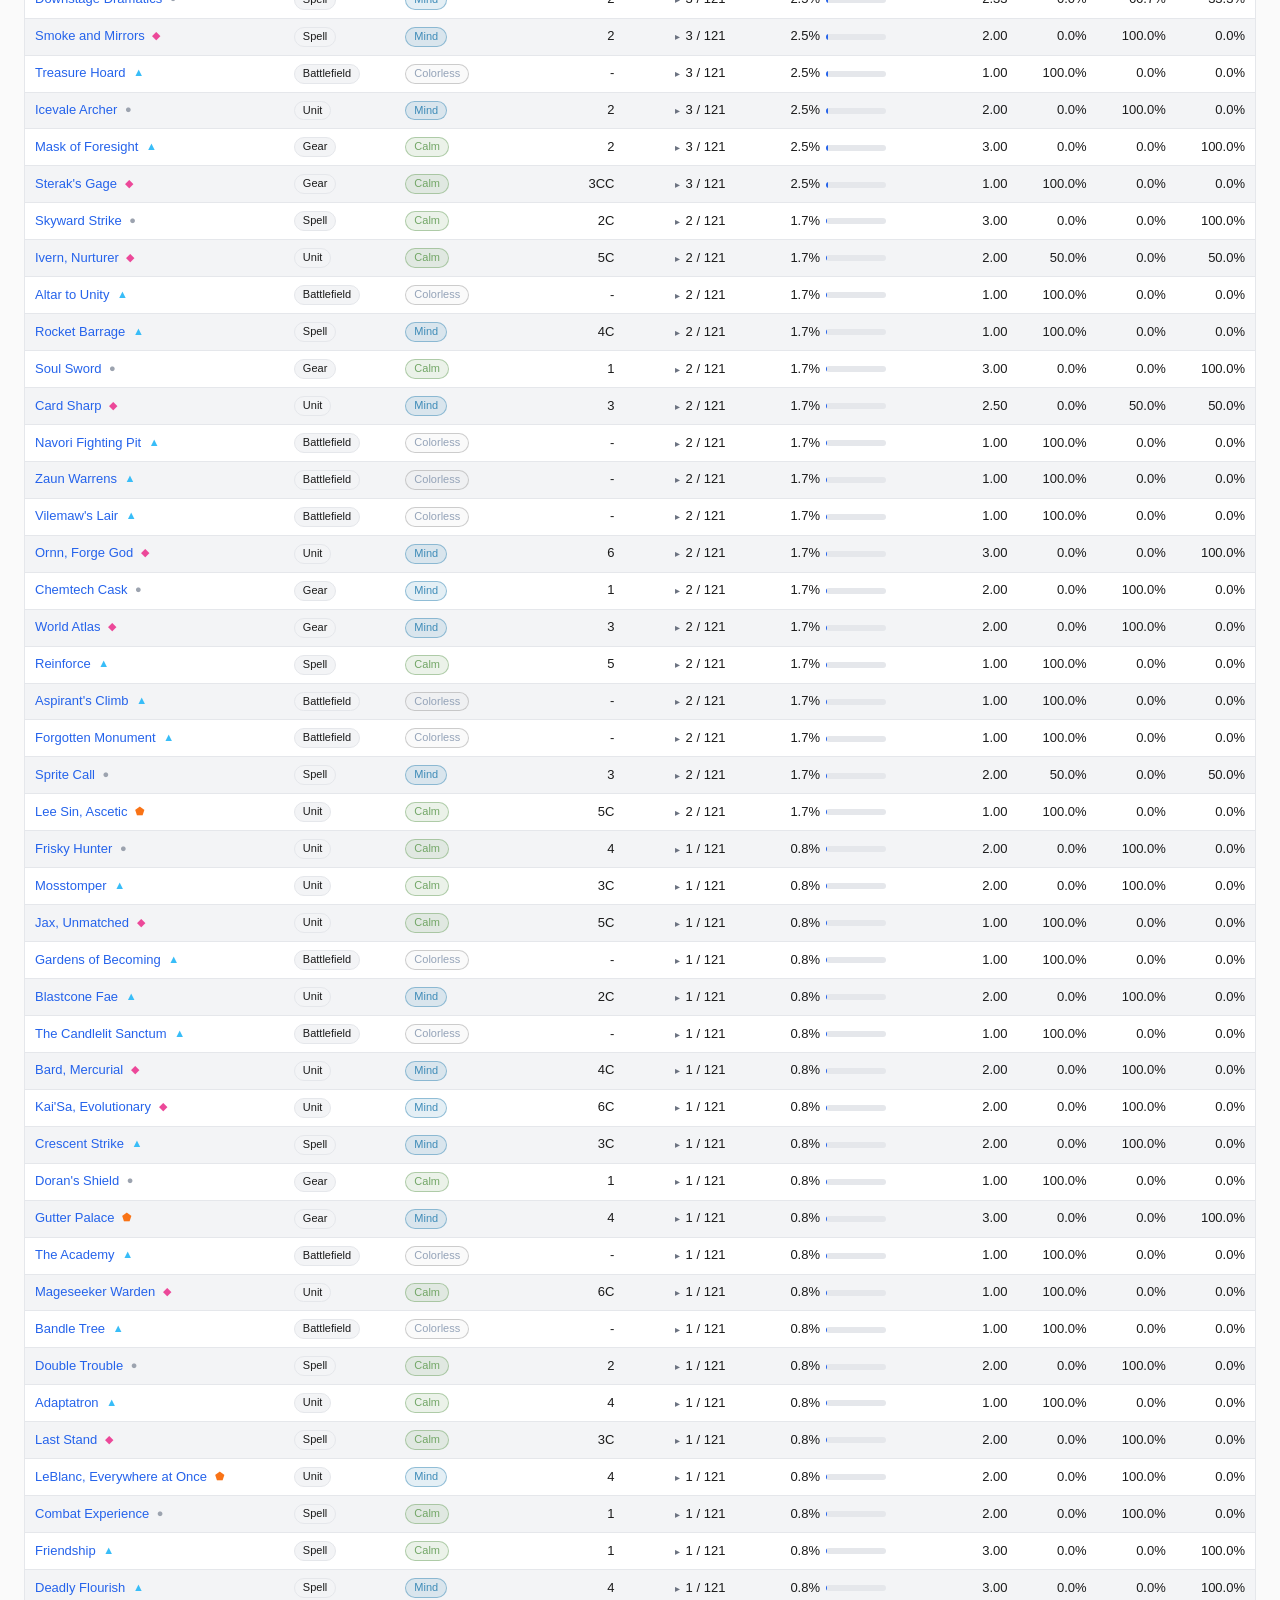
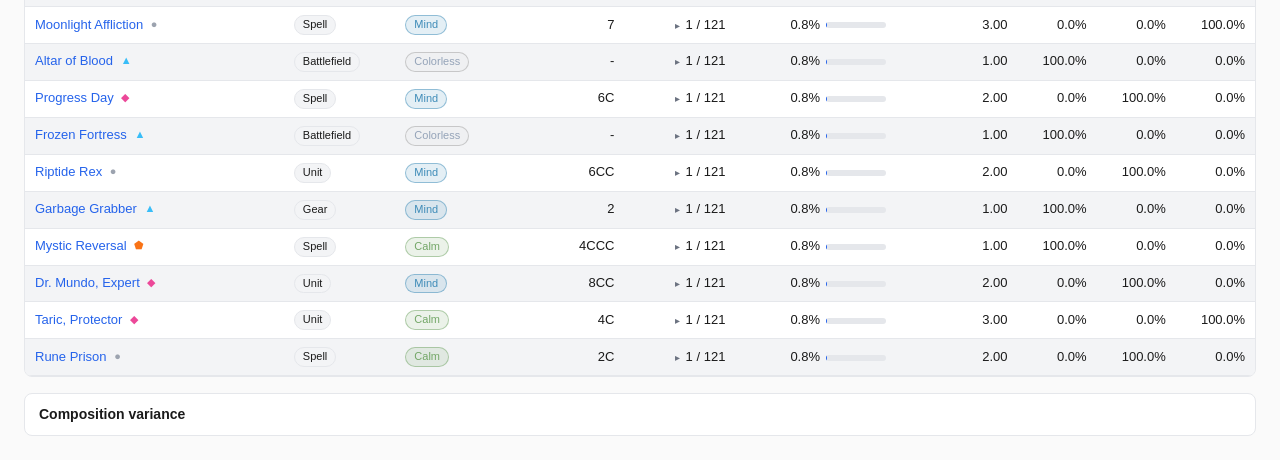
<file: meta.html>
<!doctype html>
<html lang="en">
<head>
  <meta charset="utf-8" />
  <meta name="viewport" content="width=device-width, initial-scale=1" />
  <script>(function(){try{var t=localStorage.getItem("theme");if(t==="dark"||t==="light"){document.documentElement.dataset.theme=t}else if(window.matchMedia&&window.matchMedia("(prefers-color-scheme: dark)").matches){document.documentElement.dataset.theme="dark"}}catch(e){}})();</script>
  <title>Riftbound archetype card frequency (retired)</title>
  <link rel="stylesheet" href="styles.css?v=31" />
</head>
<body>
  <header>
    <div class="header-row">
      <h1 id="archetype-title">Loading…</h1>
      <select id="champion-select" aria-label="Switch champion"></select>
      <nav class="page-nav" aria-label="Other tools">
        <a href="./">Lineup (home)</a>
        <a href="builder.html">Builder</a>
        <a href="cart.html">Build cart</a>
        <a href="closeness.html">Collection closeness</a>
        <a href="diff.html">Deck diff</a>
        <a href="staples.html">Staples</a>
        <a href="https://docs.google.com/spreadsheets/d/1Q7RCiWYiC52FIkkDIReUkfotIyGVRSUr/edit" target="_blank" rel="noopener">Collection sheet ↗</a>
      </nav>
    </div>
    <p class="retired-banner">Retired — tournament deck data frozen as of June 2026. riftdecks' per-IP backend divergence ended reliable refreshes (see CLAUDE.md).</p>
    <p id="meta" class="muted"></p>
  </header>

  <section class="controls">
    <div class="board-toggle" role="tablist" aria-label="Mainboard or sideboard">
      <button type="button" class="board-btn active" data-board="main" role="tab" aria-selected="true">Mainboard</button>
      <button type="button" class="board-btn" data-board="side" role="tab">Sideboard</button>
    </div>
    <input id="search" type="search" placeholder="Filter cards by name…" autocomplete="off" />
    <label class="toggle">
      <input id="hide-zero" type="checkbox" />
      Hide cards in fewer than
      <input id="min-decks" type="number" min="1" value="1" />
      decks
    </label>
    <span id="row-count" class="muted"></span>
  </section>

  <section class="perf-filter" aria-label="Filter by tournament finish">
    <span class="label">Tournament finish:</span>
    <div class="presets">
      <button type="button" class="preset" data-pct="100">All</button>
      <button type="button" class="preset" data-pct="50">Top 50%</button>
      <button type="button" class="preset" data-pct="25">Top 25%</button>
      <button type="button" class="preset" data-pct="10">Top 10%</button>
    </div>
    <span class="custom">
      Custom: top
      <input type="number" id="pct-input" min="1" max="100" value="100" />%
    </span>
    <label class="toggle">
      <input id="include-unranked" type="checkbox" checked />
      include unranked
    </label>
    <span class="separator">·</span>
    <label class="toggle">
      Decks since:
      <input type="date" id="min-date" />
      <button type="button" class="clear-btn" id="clear-date" title="Clear date filter">×</button>
    </label>
    <span id="date-range-hint" class="muted"></span>
    <span id="deck-count-info" class="muted"></span>
  </section>

  <section class="stat-strip" aria-label="Tournament performance">
    <div class="stat-card" id="stat-median"><div class="stat-label">Median finish</div><div class="stat-value">—</div></div>
    <div class="stat-card" id="stat-top8"><div class="stat-label">Top-8 rate</div><div class="stat-value">—</div></div>
    <div class="stat-card" id="stat-best"><div class="stat-label">Best ever</div><div class="stat-value">—</div></div>
    <div class="stat-card" id="stat-events"><div class="stat-label">Distinct events</div><div class="stat-value">—</div></div>
    <div class="stat-card" id="stat-sparkline">
      <div class="stat-label">Last 12 weeks <span id="stat-sparkline-delta"></span></div>
      <svg id="trend-sparkline" width="200" height="30" aria-label="Weekly deck count, last 12 weeks"></svg>
    </div>
  </section>

  <section class="region-filter" aria-label="Filter by region">
    <span class="label">Region:</span>
    <div class="region-pills">
      <button type="button" class="region-pill active" data-region="">All</button>
      <button type="button" class="region-pill" data-region="WEST">Western (Bo3)</button>
      <button type="button" class="region-pill" data-region="CN">Chinese (Bo1)</button>
      <button type="button" class="region-pill" data-region="ONLINE">Online</button>
      <button type="button" class="region-pill" data-region="unknown">Unclassified</button>
    </div>
    <span id="region-info" class="muted"></span>
  </section>

  <section class="type-filters" id="type-filters" aria-label="Filter by type"></section>

  <section class="median-deck">
    <details id="median-details" open>
      <summary>
        <span class="median-title">Median deck list</span>
        <div class="median-mode-toggle" role="tablist" aria-label="Median deck mode">
          <button type="button" class="mode-btn active" data-mode="composite" role="tab" aria-selected="true">Composite</button>
          <button type="button" class="mode-btn" data-mode="representative" role="tab">Representative deck</button>
        </div>
        <button type="button" id="copy-decklist" class="copy-btn" title="Copy as a sectioned decklist (pastes back into Builder)">Copy plaintext</button>
        <span id="median-context" class="muted"></span>
      </summary>
      <div id="median-meta" class="muted"></div>
      <div id="median-content"></div>
    </details>
  </section>

  <main>
    <div class="table-scroll">
      <table id="cards-table">
        <thead>
          <tr>
            <th data-sort="name">Card</th>
            <th data-sort="type">Type</th>
            <th data-sort="domains">Domains</th>
            <th data-sort="cost" class="num">Cost</th>
            <th data-sort="decks_including" class="num">Decks</th>
            <th data-sort="inclusion_pct" class="num">Inclusion</th>
            <th data-sort="avg_copies_when_included" class="num">Avg copies</th>
            <th data-sort="copies_pct.1" class="num" title="Of decks running this card, % running 1 copy">1×</th>
            <th data-sort="copies_pct.2" class="num" title="Of decks running this card, % running 2 copies">2×</th>
            <th data-sort="copies_pct.3+" class="num" title="Of decks running this card, % running 3+ copies">3+×</th>
          </tr>
        </thead>
        <tbody></tbody>
      </table>
    </div>
    <p id="empty-state" hidden>No cards match.</p>
  </main>

  <section class="composition-variance">
    <details>
      <summary>
        <span class="cv-title">Composition variance</span>
        <span id="cv-summary" class="muted"></span>
      </summary>
      <div id="composition-variance"></div>
    </details>
  </section>

  <img id="card-thumb" alt="" hidden />
  <script src="utils.js?v=20"></script>
  <script src="champions.js"></script>
  <script src="champion-slugs.js"></script>
  <script src="tcgplayer-fixes.js?v=2"></script>
  <script src="tournaments.js"></script>
  <script src="app.js?v=22"></script>
  <script src="theme.js?v=1"></script>
</body>
</html>
</file>
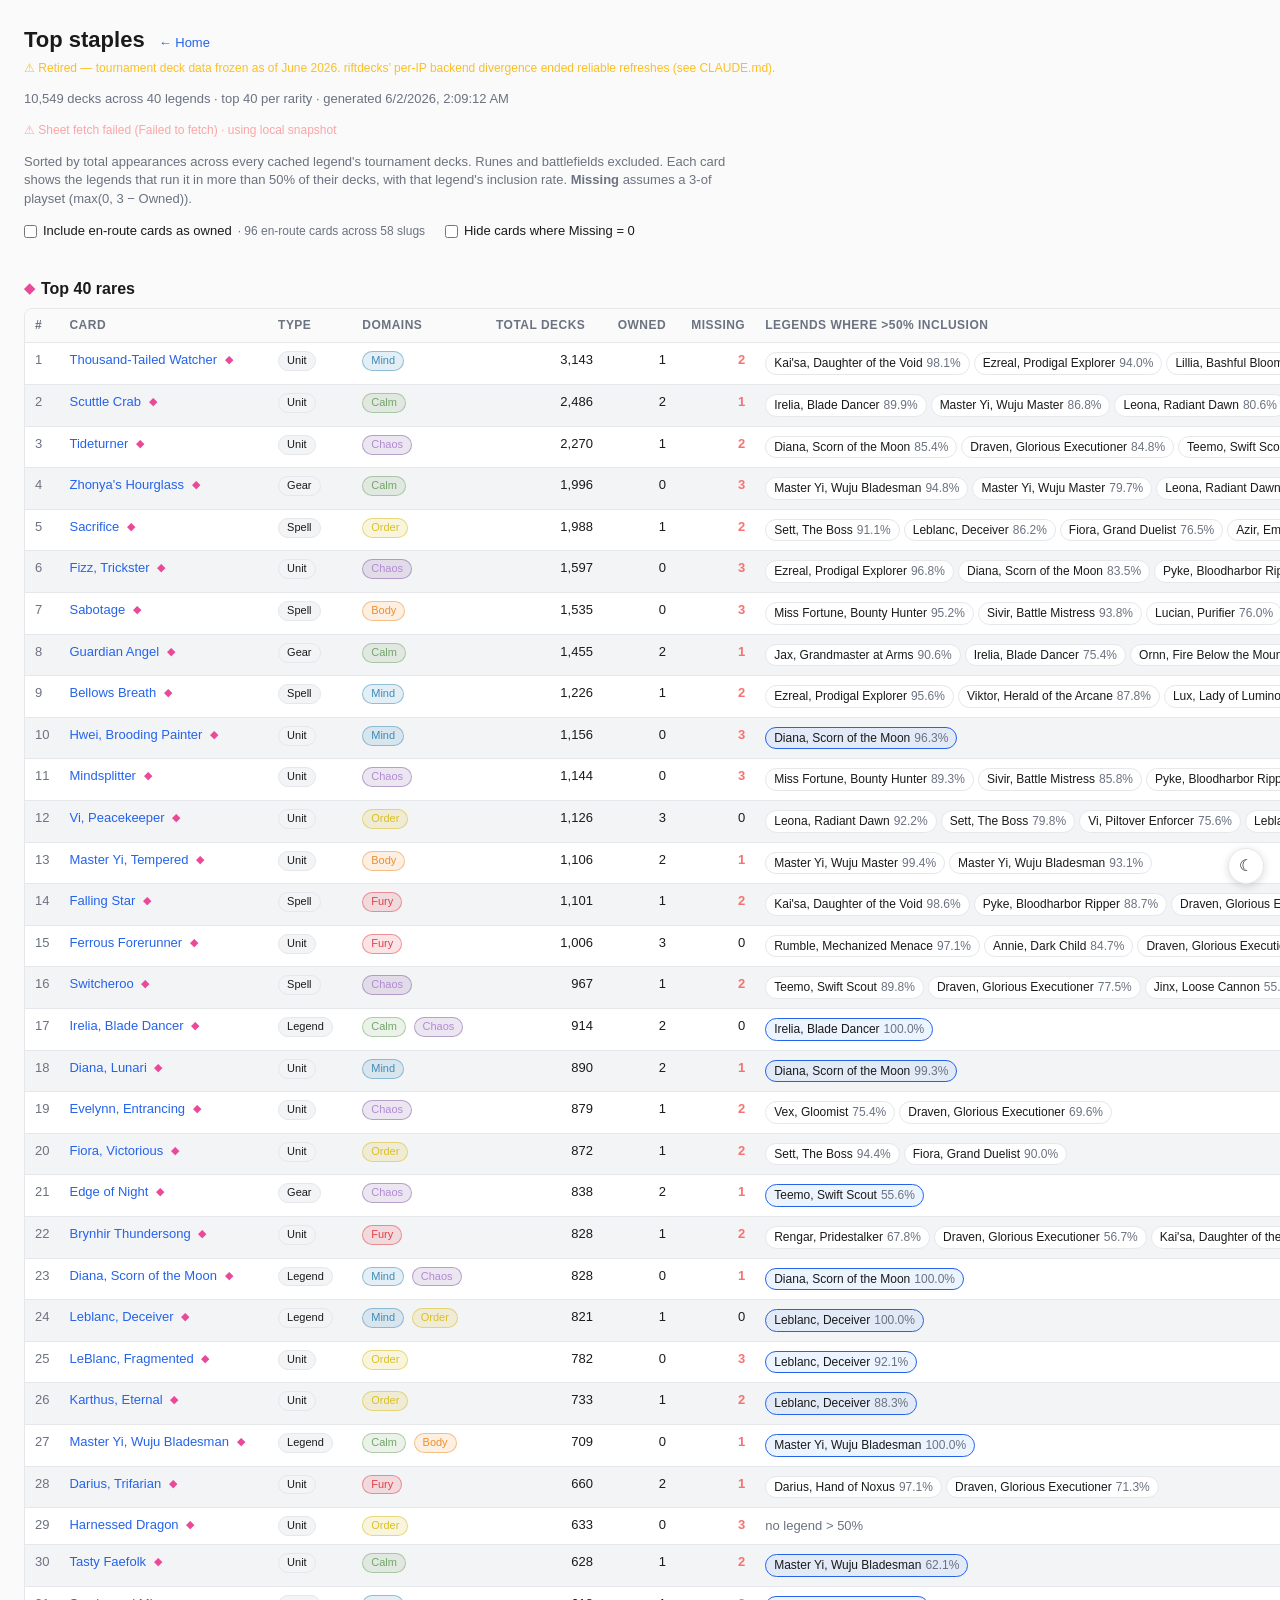
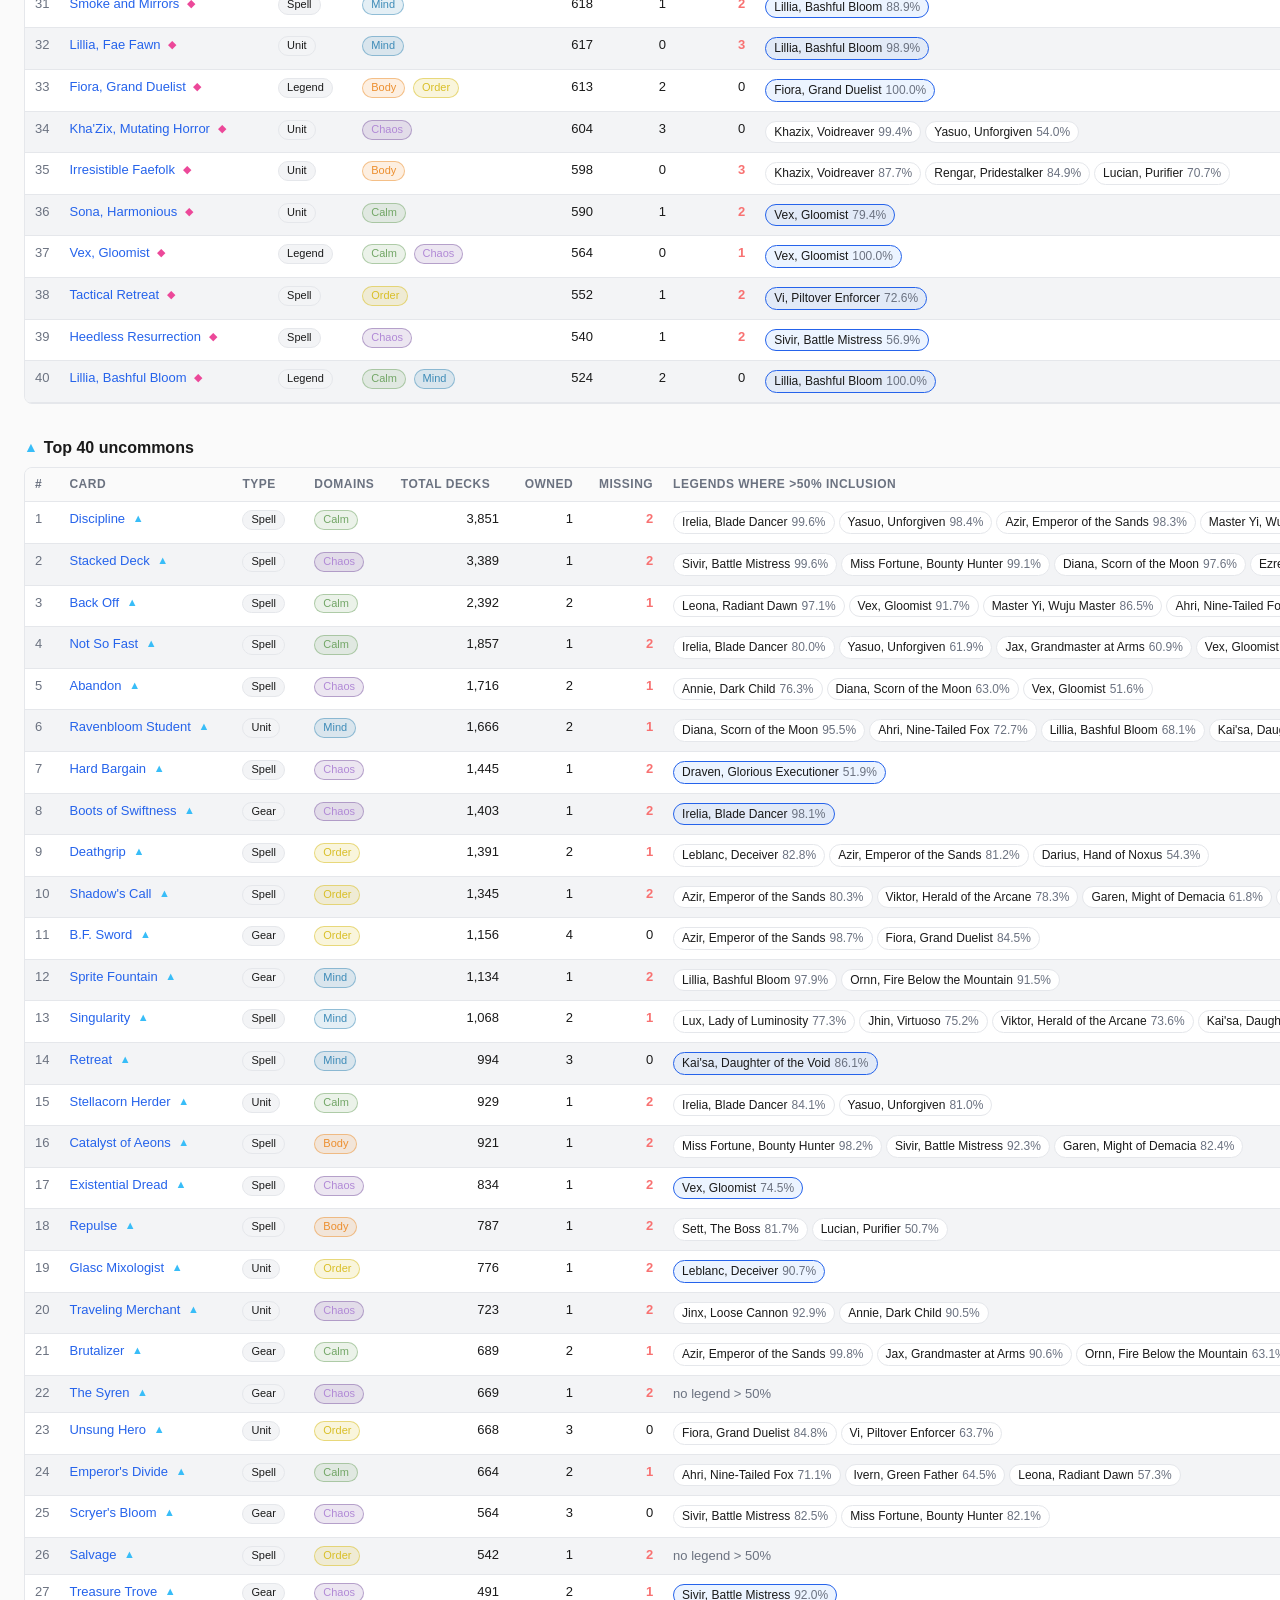
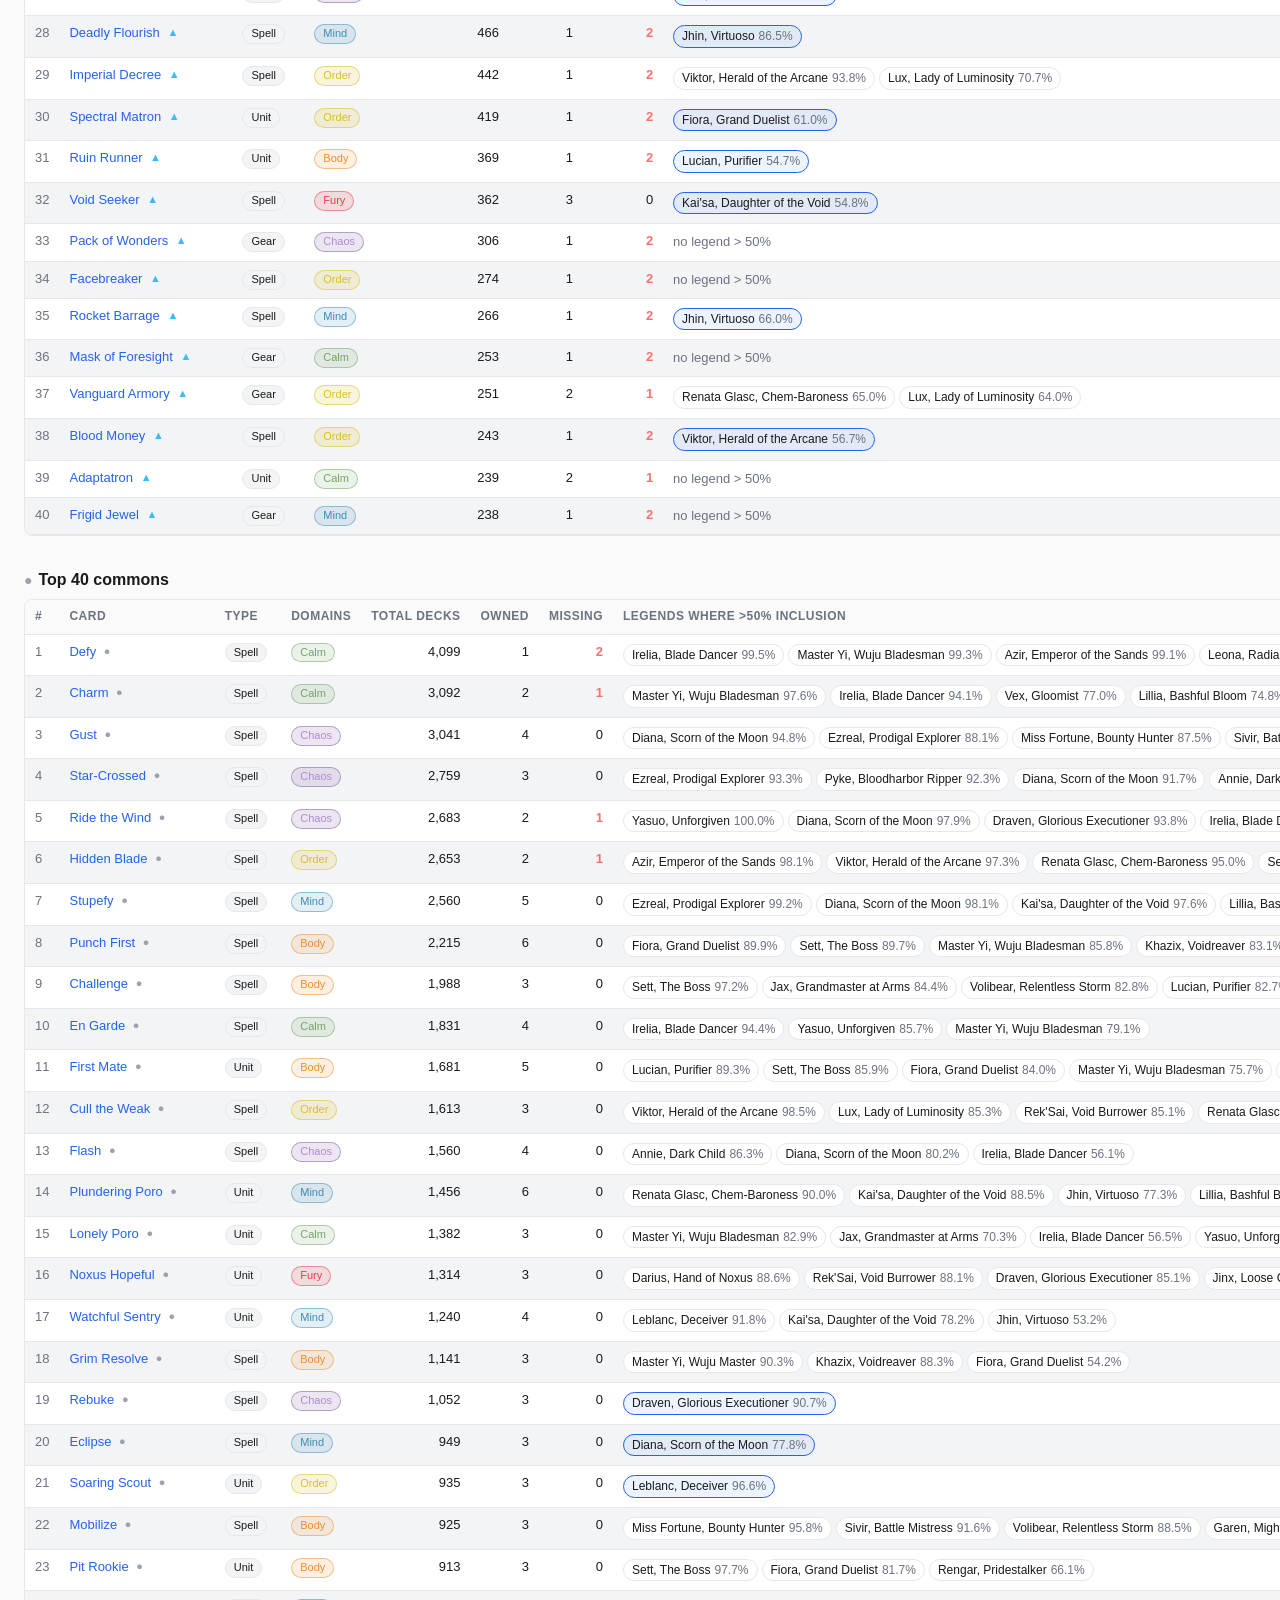
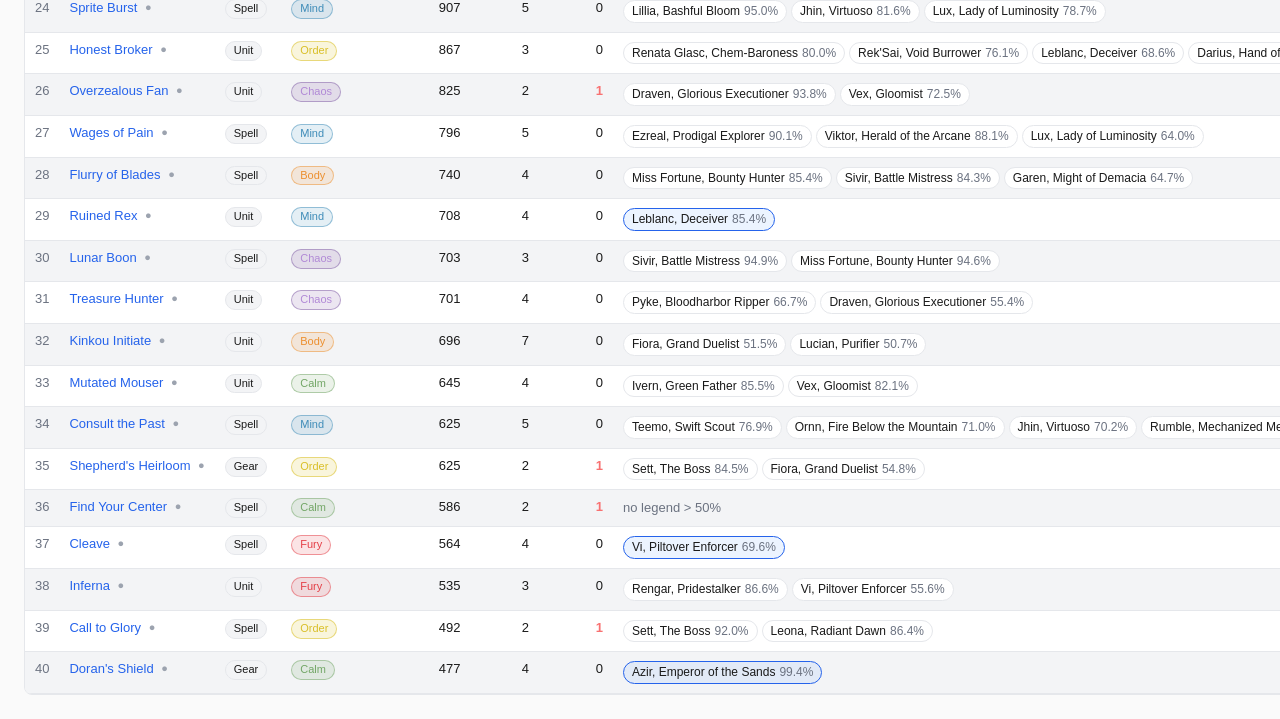
<file: staples.html>
<!doctype html>
<html lang="en">
<head>
  <meta charset="utf-8" />
  <meta name="viewport" content="width=device-width, initial-scale=1" />
  <script>(function(){try{var t=localStorage.getItem("theme");if(t==="dark"||t==="light"){document.documentElement.dataset.theme=t}else if(window.matchMedia&&window.matchMedia("(prefers-color-scheme: dark)").matches){document.documentElement.dataset.theme="dark"}}catch(e){}})();</script>
  <title>Riftbound staples — top commons, uncommons, rares</title>
  <link rel="stylesheet" href="styles.css?v=31" />
  <link rel="stylesheet" href="staples.css" />
</head>
<body>
  <header>
    <div class="header-row">
      <h1>Top staples</h1>
      <a class="back-link" href="./">← Home</a>
    </div>
    <p class="retired-banner">Retired — tournament deck data frozen as of June 2026. riftdecks’ per-IP backend divergence ended reliable refreshes (see CLAUDE.md).</p>
    <p id="meta" class="muted"></p>
    <p id="sheet-status" class="muted sheet-status"></p>
    <p class="muted note">
      Sorted by total appearances across every cached legend's tournament decks.
      Runes and battlefields excluded. Each card shows the legends that run it in
      more than 50% of their decks, with that legend's inclusion rate.
      <strong>Missing</strong> assumes a 3-of playset (max(0, 3 − Owned)).
    </p>
    <label class="enroute-toggle">
      <input type="checkbox" id="include-enroute" />
      Include en-route cards as owned
      <span id="enroute-info" class="muted"></span>
    </label>
    <label class="enroute-toggle">
      <input type="checkbox" id="hide-complete" />
      Hide cards where Missing = 0
    </label>
    <span id="lock-toggles" class="lock-toggles"></span>
  </header>

  <main id="rarities"></main>

  <img id="card-thumb" alt="" hidden />
  <script src="utils.js?v=20"></script>
  <script src="cards-catalog.js"></script>
  <script src="collection-owned.js"></script>
  <script src="collection-enroute.js"></script>
  <script src="collection-sheet.js"></script>
  <script src="staples.js"></script>
  <script src="staples-app.js?v=3"></script>
  <script src="theme.js?v=1"></script>
</body>
</html>
</file>
<file: styles.css>
:root {
  color-scheme: light dark;
  --fg: #1a1a1a;
  --muted: #6b7280;
  --bg: #fafafa;
  --row: #ffffff;
  --row-alt: #f3f4f6;
  --border: #e5e7eb;
  --accent: #2563eb;
}
/* Manual dark via theme.js (`<html data-theme="dark">`). Win-and-stays
   over the media query because of explicit declaration. */
:root[data-theme="dark"] {
  color-scheme: dark;
  --fg: #e5e7eb;
  --muted: #9ca3af;
  --bg: #0b0d10;
  --row: #14171c;
  --row-alt: #181c22;
  --border: #2a2f37;
  --accent: #60a5fa;
}
/* System-preference dark, only when the user hasn't picked a side
   manually. theme.js's inline boot script sets data-theme on first
   load if either localStorage has it OR the system says dark, so this
   media query is just a safety net for pages where the boot script
   hasn't run yet (or in case JS is disabled). */
@media (prefers-color-scheme: dark) {
  :root:not([data-theme]) {
    color-scheme: dark;
    --fg: #e5e7eb;
    --muted: #9ca3af;
    --bg: #0b0d10;
    --row: #14171c;
    --row-alt: #181c22;
    --border: #2a2f37;
    --accent: #60a5fa;
  }
}

/* Floating theme-toggle button — fixed bottom-right on every page. */
.theme-toggle {
  position: fixed;
  right: 16px;
  bottom: 16px;
  width: 36px;
  height: 36px;
  border-radius: 50%;
  border: 1px solid var(--border);
  background: var(--row);
  color: var(--fg);
  font-size: 16px;
  line-height: 1;
  cursor: pointer;
  box-shadow: 0 2px 8px rgba(0, 0, 0, 0.15);
  z-index: 1000;
  display: flex;
  align-items: center;
  justify-content: center;
  padding: 0;
}
.theme-toggle:hover { background: var(--row-alt); }

* { box-sizing: border-box; }
html, body { margin: 0; }
body {
  font: 14px/1.45 -apple-system, BlinkMacSystemFont, "Segoe UI", Roboto, sans-serif;
  color: var(--fg);
  background: var(--bg);
  padding: 24px;
}
@media (max-width: 640px) {
  body { padding: 14px; }
  h1 { font-size: 18px; }
}
header { margin-bottom: 16px; }
.header-row {
  display: flex; align-items: baseline; gap: 14px;
  flex-wrap: wrap;
  margin-bottom: 4px;
}
.page-nav {
  display: flex; align-items: baseline; gap: 14px;
  margin-left: auto;
  font-size: 13px;
  flex-wrap: wrap;
}
.page-nav a {
  color: var(--accent);
  text-decoration: none;
}
.page-nav a:hover { text-decoration: underline; }
h1 { margin: 0; font-size: 22px; }
.muted { color: var(--muted); font-size: 13px; }

.sheet-status {
  margin: 4px 0 8px;
  font-size: 12px;
}
.sheet-status:empty { display: none; }
.sheet-status.loading::before { content: "⟳ "; }
.sheet-status.ok { color: #4ade80; }
.sheet-status.ok::before { content: "✓ "; }
.sheet-status.err { color: #fca5a5; }
.sheet-status.err::before { content: "⚠ "; }
.sheet-status.warn { color: #fbbf24; }
.sheet-status.warn::before { content: "⚠ "; }

/* Expandable warning details rendered under #sheet-status when the lock
   parser couldn't resolve some lines. Lets the user see + fix typos
   without opening dev-tools. */
.sheet-warnings {
  margin: 4px 0 12px;
  padding: 8px 12px;
  border: 1px solid rgba(251, 191, 36, 0.4);
  border-radius: 6px;
  background: rgba(251, 191, 36, 0.08);
  font-size: 12px;
  color: var(--fg);
}
.sheet-warnings summary {
  cursor: pointer;
  color: #fbbf24;
  font-weight: 600;
}
.sheet-warnings .warn-tab { margin-top: 6px; color: var(--muted); }
.sheet-warnings ul { margin: 4px 0 4px 18px; padding: 0; }
.sheet-warnings li { margin: 2px 0; }
.sheet-warnings code {
  background: var(--bg);
  padding: 1px 6px;
  border-radius: 3px;
  border: 1px solid var(--border);
  font-size: 11px;
}
#champion-select {
  font-size: 13px;
  padding: 4px 8px;
  border: 1px solid var(--border);
  border-radius: 6px;
  background: var(--row);
  color: var(--fg);
  cursor: pointer;
}

.controls {
  display: flex;
  gap: 12px;
  align-items: center;
  flex-wrap: wrap;
  margin-bottom: 12px;
}
.controls input[type="search"] {
  flex: 1 1 280px;
  min-width: 200px;
  padding: 8px 10px;
  font-size: 14px;
  border: 1px solid var(--border);
  border-radius: 6px;
  background: var(--row);
  color: var(--fg);
}
.controls .toggle { display: inline-flex; align-items: center; gap: 6px; }
.controls input[type="number"] {
  width: 60px; padding: 4px 6px;
  border: 1px solid var(--border); border-radius: 4px;
  background: var(--row); color: var(--fg);
}

.board-toggle {
  display: inline-flex;
  border: 1px solid var(--border);
  border-radius: 6px;
  overflow: hidden;
}
.board-toggle .board-btn {
  padding: 6px 14px;
  font-size: 13px;
  border: none;
  background: var(--row);
  color: var(--fg);
  cursor: pointer;
  border-right: 1px solid var(--border);
}
.board-toggle .board-btn:last-child { border-right: none; }
.board-toggle .board-btn.active {
  background: var(--accent);
  color: white;
}

.perf-filter {
  display: flex; flex-wrap: wrap; gap: 10px;
  align-items: center;
  margin-bottom: 12px;
  padding: 8px 10px;
  border: 1px solid var(--border);
  border-radius: 8px;
  background: var(--row);
}
.perf-filter .label { color: var(--muted); font-size: 12px; }
.perf-filter .presets { display: inline-flex; gap: 4px; }
.perf-filter .preset {
  padding: 3px 10px;
  font-size: 12px;
  border: 1px solid var(--border);
  border-radius: 999px;
  background: var(--bg);
  color: var(--fg);
  cursor: pointer;
}
.perf-filter .preset.active {
  background: var(--accent);
  color: white;
  border-color: var(--accent);
}

/* Region filter — same shape as .perf-filter / .preset. */
.region-filter {
  display: flex; flex-wrap: wrap; gap: 10px;
  align-items: center;
  margin-bottom: 12px;
  padding: 8px 10px;
  border: 1px solid var(--border);
  border-radius: 8px;
  background: var(--row);
}
.region-filter .label { color: var(--muted); font-size: 12px; }
.region-filter .region-pills { display: inline-flex; gap: 4px; flex-wrap: wrap; }
.region-pill {
  padding: 3px 10px;
  font-size: 12px;
  border: 1px solid var(--border);
  border-radius: 999px;
  background: var(--bg);
  color: var(--fg);
  cursor: pointer;
}
.region-pill.active {
  background: var(--accent);
  color: white;
  border-color: var(--accent);
}

/* Tournament-performance stat strip — sits between the controls and the
   region filter. 4 dollar-amount-style badges + one inline sparkline. */
.stat-strip {
  display: flex; flex-wrap: wrap; gap: 10px;
  margin-bottom: 12px;
}
.stat-card {
  flex: 0 0 auto;
  padding: 8px 14px;
  border: 1px solid var(--border);
  border-radius: 8px;
  background: var(--row);
  min-width: 100px;
}
.stat-card .stat-label {
  color: var(--muted);
  font-size: 11px;
  text-transform: uppercase;
  letter-spacing: 0.04em;
}
.stat-card .stat-value {
  font-size: 18px;
  font-weight: 600;
  font-variant-numeric: tabular-nums;
  margin-top: 2px;
}
.stat-card .stat-value a { color: var(--accent); text-decoration: none; }
.stat-card .stat-value a:hover { text-decoration: underline; }
#stat-sparkline { flex: 1 1 220px; min-width: 220px; }
#trend-sparkline { display: block; margin-top: 2px; }
#stat-sparkline-delta { font-size: 11px; }
#stat-sparkline-delta.trend-up { color: #4ade80; }
#stat-sparkline-delta.trend-down { color: #f87171; }
#stat-sparkline-delta.trend-flat { color: var(--muted); }

/* Composition variance panel — under the cards table, mirrors median-deck */
.composition-variance { margin-top: 16px; }
.composition-variance summary {
  list-style: none;
  cursor: pointer;
  padding: 10px 14px;
  display: flex; align-items: center; gap: 10px;
  border: 1px solid var(--border);
  border-radius: 8px;
  background: var(--row);
}
.composition-variance details[open] summary { border-radius: 8px 8px 0 0; }
.composition-variance .cv-title { font-weight: 600; }
#composition-variance {
  padding: 12px 14px;
  border: 1px solid var(--border);
  border-top: none;
  border-radius: 0 0 8px 8px;
  background: var(--bg);
}
.cv-group { padding: 8px 0; border-bottom: 1px dotted var(--border); }
.cv-group:last-child { border-bottom: none; }
.cv-group-header {
  display: flex; align-items: baseline; gap: 8px; margin-bottom: 6px;
}
.cv-rank { color: var(--muted); font-variant-numeric: tabular-nums; min-width: 18px; }
.cv-name { font-weight: 600; }
.cv-count { color: var(--muted); font-size: 12px; }
.cv-core, .cv-flex { font-size: 12px; line-height: 1.8; }
.cv-pill {
  display: inline-block;
  padding: 1px 6px;
  margin: 1px 2px;
  border-radius: 4px;
  background: var(--row);
  border: 1px solid var(--border);
}
.cv-pill a { color: var(--accent); text-decoration: none; }
.cv-pill a:hover { text-decoration: underline; }
.cv-flex { margin-top: 12px; padding-top: 10px; border-top: 1px dotted var(--border); }
.cv-flex-label { font-size: 11px; color: var(--muted); text-transform: uppercase; letter-spacing: 0.04em; margin-bottom: 4px; }
.perf-filter .custom { font-size: 12px; color: var(--muted); }
.perf-filter input[type="number"] {
  width: 50px; padding: 3px 6px;
  border: 1px solid var(--border); border-radius: 4px;
  background: var(--bg); color: var(--fg);
}
.perf-filter input[type="date"] {
  font: inherit;
  font-size: 12px;
  padding: 3px 6px;
  border: 1px solid var(--border);
  border-radius: 4px;
  background: var(--bg);
  color: var(--fg);
  color-scheme: light dark;
}
.perf-filter .separator { color: var(--muted); }
.perf-filter .clear-btn {
  border: none;
  background: transparent;
  color: var(--muted);
  font-size: 14px;
  cursor: pointer;
  padding: 0 4px;
  line-height: 1;
}
.perf-filter .clear-btn:hover { color: var(--fg); }
.perf-filter .clear-btn[hidden] { display: none; }

.type-filters {
  display: flex; flex-wrap: wrap; gap: 6px;
  margin-bottom: 12px;
  align-items: center;
}
.type-filters .label { color: var(--muted); font-size: 12px; margin-right: 4px; }
.type-filters .pill {
  display: inline-flex; align-items: center; gap: 4px;
  padding: 3px 10px;
  border: 1px solid var(--border);
  border-radius: 999px;
  background: var(--row);
  cursor: pointer;
  user-select: none;
  font-size: 12px;
  text-transform: capitalize;
}
.type-filters .pill input { margin: 0; }
.type-filters .pill.off { opacity: 0.45; text-decoration: line-through; }
.type-filters .toggle-all {
  font-size: 12px;
  color: var(--accent);
  cursor: pointer;
  background: none; border: none; padding: 3px 6px;
}
.type-filters .toggle-all:hover { text-decoration: underline; }

.table-scroll {
  overflow-x: auto;
  -webkit-overflow-scrolling: touch;
  border: 1px solid var(--border);
  border-radius: 8px;
  background: var(--bg);
}

table { width: 100%; border-collapse: collapse; font-size: 13px; min-width: 720px; }
th, td {
  padding: 8px 10px;
  text-align: left;
  border-bottom: 1px solid var(--border);
}
td { white-space: nowrap; }
td:first-child { white-space: normal; }
th {
  position: sticky; top: 0;
  background: var(--bg);
  font-weight: 600;
  cursor: pointer;
  user-select: none;
  white-space: nowrap;
}
th.num, td.num { text-align: right; font-variant-numeric: tabular-nums; }
td.dim { color: var(--muted); }

.rarity {
  display: inline-block;
  margin-left: 4px;
  font-size: 11px;
  line-height: 1;
  vertical-align: 1px;
  font-variant-emoji: text;
}
.rarity-common   { color: #9ca3af; } /* gray */
.rarity-uncommon { color: #38bdf8; } /* light blue */
.rarity-rare     { color: #ec4899; } /* pink */
.rarity-epic     { color: #f97316; } /* orange */
.rarity-showcase { color: #facc15; } /* yellow */

#card-thumb {
  position: fixed;
  z-index: 1000;
  width: 260px;
  height: auto;
  border-radius: 12px;
  box-shadow: 0 12px 24px rgba(0, 0, 0, 0.35);
  pointer-events: none;
  background: var(--row);
}
/* Battlefields are landscape cards in real gameplay; riftdecks stores
   the art portrait. Rotate the hover thumb 90° clockwise so the
   artwork reads correctly. The element's layout box stays portrait;
   __positionThumb adjusts the rendered position to keep the rotated
   visible bbox on screen. */
#card-thumb.battlefield {
  transform: rotate(90deg);
  transform-origin: center center;
}
@media (hover: none), (pointer: coarse) {
  #card-thumb { display: none !important; }
}

td.clickable {
  cursor: pointer;
  user-select: none;
}
td.clickable:hover { background: rgba(96, 165, 250, 0.12); }
td.clickable .chev {
  display: inline-block;
  width: 10px;
  color: var(--muted);
  margin-right: 2px;
  font-size: 10px;
}
tr.expanded td.clickable .chev { color: var(--accent); }
tr.expanded { background: rgba(96, 165, 250, 0.05) !important; }

tr.deck-list-row td {
  background: var(--row-alt);
  border-bottom: 1px solid var(--border);
  padding: 10px 14px 14px;
}
.deck-list-summary { margin: 0 0 6px; font-size: 12px; }
.deck-list {
  list-style: none;
  margin: 0; padding: 0;
  display: grid;
  grid-template-columns: repeat(auto-fill, minmax(360px, 1fr));
  gap: 4px 18px;
}
.deck-list li {
  display: flex;
  gap: 8px;
  align-items: baseline;
  font-size: 12px;
  padding: 2px 0;
  border-bottom: 1px dotted var(--border);
  list-style: none;
}
.deck-list li::marker { content: ""; }
.deck-list li:last-child { border-bottom: none; }
.deck-list .qty {
  font-variant-numeric: tabular-nums;
  color: var(--muted);
  min-width: 24px;
  text-align: right;
}
.deck-list .rank {
  font-variant-numeric: tabular-nums;
  font-size: 11px;
  color: var(--muted);
  min-width: 80px;
}
.deck-list a { color: var(--accent); text-decoration: none; flex: 1; }
.deck-list a:hover { text-decoration: underline; }
.deck-list .date {
  font-variant-numeric: tabular-nums;
  font-size: 11px;
}
th .arrow { display: inline-block; margin-left: 4px; opacity: 0.5; font-size: 11px; }
th.sort-active .arrow { opacity: 1; color: var(--accent); }
tbody tr:nth-child(odd) { background: var(--row); }
tbody tr:nth-child(even) { background: var(--row-alt); }
tbody tr:hover { background: rgba(96, 165, 250, 0.08); }

td a { color: var(--accent); text-decoration: none; }
td a:hover { text-decoration: underline; }
.tag {
  display: inline-block;
  padding: 1px 8px;
  border-radius: 999px;
  background: var(--row-alt);
  border: 1px solid var(--border);
  font-size: 11px;
  margin-right: 4px;
  text-transform: capitalize;
}

/* Domain colours sampled from riftdecks rune icons. */
.tag.domain-body      { color: #ec8f2f; border-color: rgba(236,143,47,0.5); background: rgba(236,143,47,0.14); }
.tag.domain-calm      { color: #72a666; border-color: rgba(114,166,102,0.5); background: rgba(114,166,102,0.14); }
.tag.domain-chaos     { color: #b189d6; border-color: rgba(136,102,169,0.55); background: rgba(136,102,169,0.16); }
.tag.domain-fury      { color: #e43f47; border-color: rgba(228,63,71,0.5); background: rgba(228,63,71,0.14); }
.tag.domain-mind      { color: #3f8cb8; border-color: rgba(63,140,184,0.5); background: rgba(63,140,184,0.14); }
.tag.domain-order     { color: #d9bf28; border-color: rgba(217,191,40,0.55); background: rgba(217,191,40,0.16); }
.tag.domain-colorless { color: #94a3b8; border-color: rgba(160,160,160,0.5); background: rgba(216,216,216,0.14); }

/* Legend-chip — shared by staples, collection. Round pill linking back to
   /?champion=<slug>. `.solo` is the highlighted style for cards used by
   only one legend. */
.legend-chip {
  display: inline-block;
  padding: 1px 8px;
  margin: 1px 4px 1px 0;
  border-radius: 999px;
  background: var(--row);
  border: 1px solid var(--border);
  color: var(--fg);
  text-decoration: none;
  white-space: nowrap;
  font-size: 12px;
}
.legend-chip:hover { background: var(--row-alt); }
.legend-chip .pct,
.legend-chip .qty {
  color: var(--muted);
  margin-left: 4px;
  font-variant-numeric: tabular-nums;
}
.legend-chip.solo {
  background: rgba(96, 165, 250, 0.12);
  border-color: var(--accent);
}

/* Missing-cards highlight — shared by staples, collection. */
td.missing-pos {
  color: #f87171;
  font-weight: 600;
}

/* The motto banner — top-of-page reminder that dashboards send you to hell.
   Inlined on index.html. Minimize state persists via localStorage. */
.motto {
  position: relative;
  max-width: 380px;
  margin: 12px auto;
  border: 1px solid var(--border);
  border-radius: 12px;
  overflow: hidden;
  background: #0b0b0b;
  line-height: 0;
}
.motto[hidden] { display: none; }
.motto-img {
  display: block;
  width: 100%;
  height: auto;
  max-height: 110px;
  object-fit: contain;
}
.motto-toggle {
  position: absolute;
  top: 6px;
  right: 8px;
  width: 22px;
  height: 22px;
  padding: 0;
  font-size: 14px;
  line-height: 1;
  background: rgba(0, 0, 0, 0.5);
  color: white;
  border: 1px solid rgba(255, 255, 255, 0.25);
  border-radius: 4px;
  cursor: pointer;
  z-index: 2;
}
.motto-toggle:hover { background: rgba(0, 0, 0, 0.75); }
.motto-show {
  display: inline-flex;
  align-items: center;
  margin: 8px 0 12px;
  padding: 2px 10px;
  font-size: 11px;
  color: var(--muted);
  background: var(--row);
  border: 1px solid var(--border);
  border-radius: 999px;
  cursor: pointer;
  font-style: italic;
}
.motto-show:hover { color: var(--fg); }
.motto-show[hidden] { display: none; }

.bar {
  display: inline-block;
  width: 60px;
  height: 6px;
  background: var(--border);
  border-radius: 3px;
  margin-left: 6px;
  vertical-align: middle;
  overflow: hidden;
}
.bar > span {
  display: block; height: 100%;
  background: var(--accent);
}

#empty-state { text-align: center; padding: 32px; color: var(--muted); }

.median-deck {
  margin: 16px 0;
  border: 1px solid var(--border);
  border-radius: 8px;
  background: var(--row);
}
.median-deck summary {
  list-style: none;
  cursor: pointer;
  padding: 10px 14px;
  display: flex; align-items: center; gap: 12px;
  flex-wrap: wrap;
  border-bottom: 1px solid transparent;
}
.median-mode-toggle {
  display: inline-flex;
  border: 1px solid var(--border);
  border-radius: 6px;
  overflow: hidden;
}
.median-mode-toggle .mode-btn {
  padding: 4px 10px;
  font-size: 12px;
  border: none;
  background: var(--bg);
  color: var(--fg);
  cursor: pointer;
  border-right: 1px solid var(--border);
}
.median-mode-toggle .mode-btn:last-child { border-right: none; }
.median-mode-toggle .mode-btn.active {
  background: var(--accent);
  color: white;
}
.copy-btn {
  padding: 4px 10px;
  font-size: 12px;
  border: 1px solid var(--border);
  border-radius: 6px;
  background: var(--bg);
  color: var(--fg);
  cursor: pointer;
  white-space: nowrap;
}
.copy-btn:hover { background: var(--row-alt); }
.copy-btn.copied {
  background: #16a34a;
  border-color: #16a34a;
  color: white;
}

/* Back-link used in every sub-page header to return to the main dashboard. */
.back-link {
  font-size: 13px;
  color: var(--accent);
  text-decoration: none;
}
.back-link:hover { text-decoration: underline; }

/* En-route toggle row — shared by closeness / cart / diff / staples /
   collection. Per-page margin overrides go in each page's CSS. */
.enroute-toggle {
  display: inline-flex;
  align-items: center;
  gap: 6px;
  font-size: 13px;
  cursor: pointer;
}
.enroute-toggle input { margin: 0; }
.enroute-toggle .muted { font-size: 12px; }

/* Dynamic container for per-lock-tab toggles (rendered by ensureLockToggles
   in utils.js). Lays out adjacent to the en-route toggle. */
.lock-toggles {
  display: inline-flex;
  flex-wrap: wrap;
  gap: 14px;
  align-items: center;
}
.lock-toggle { font-size: 13px; }
#median-meta {
  padding: 8px 14px 0;
  font-size: 12px;
  line-height: 1.45;
}
#median-meta a { color: var(--accent); text-decoration: none; }
#median-meta a:hover { text-decoration: underline; }
#median-meta strong { color: var(--fg); font-weight: 600; }
.median-deck details[open] summary { border-bottom-color: var(--border); }
.median-deck summary::-webkit-details-marker { display: none; }
.median-deck summary::before {
  content: "▸";
  font-size: 11px;
  color: var(--muted);
  margin-right: 4px;
  transition: transform 0.15s;
}
.median-deck details[open] summary::before { transform: rotate(90deg); }
.median-deck .median-title { font-weight: 600; font-size: 14px; }
.median-deck #median-content {
  padding: 12px 14px;
  display: grid;
  grid-template-columns: repeat(auto-fit, minmax(220px, 1fr));
  gap: 16px;
}
.median-section h3 {
  margin: 0 0 6px;
  font-size: 12px;
  font-weight: 600;
  color: var(--muted);
  text-transform: uppercase;
  letter-spacing: 0.04em;
}
.median-section h3 .target { color: var(--fg); }
.median-section h3 .target.short { color: #d97706; }
.median-section ul {
  list-style: none;
  margin: 0; padding: 0;
  font-size: 13px;
}
.median-section li {
  display: flex;
  gap: 8px;
  padding: 2px 0;
  border-bottom: 1px dotted var(--border);
}
.median-section li:last-child { border-bottom: none; }
.median-section .qty {
  display: inline-block;
  min-width: 22px;
  text-align: right;
  font-variant-numeric: tabular-nums;
  color: var(--muted);
}
.median-section .name { flex: 1; }
.median-section .pct {
  font-size: 11px; color: var(--muted);
  font-variant-numeric: tabular-nums;
}
.median-section .name a { color: var(--accent); text-decoration: none; }
.median-section .name a:hover { text-decoration: underline; }

/* ---------- Retirement chrome (2026-06 recentering) ---------- */
/* Amber one-liner under retired-page headers. Same voice as
   .sheet-status.warn but standalone (no JS state). */
.retired-banner {
  margin: 4px 0 6px;
  font-size: 12px;
  color: #fbbf24;
}
.retired-banner::before { content: "⚠ "; }

/* Muted archive footer on the Lineup homepage. */
.retired-tools {
  margin-top: 28px;
  padding-top: 10px;
  border-top: 1px solid var(--border);
  font-size: 12px;
}
.retired-tools a { color: var(--muted); text-decoration: underline; }
.retired-tools a:hover { color: var(--accent); }
.retired-tools .frozen-note { font-style: italic; }
</file>
<file: collection.css>
/* .back-link + .enroute-toggle + .copy-btn live in styles.css (shared). */
.note { max-width: 760px; }

/* ---------- Two-column layout: table on left, deck builder on right ---------- */
.collection-layout {
  display: grid;
  grid-template-columns: minmax(0, 1fr) 320px;
  gap: 20px;
  align-items: start;
}
.collection-main { min-width: 0; }

@media (max-width: 1024px) {
  .collection-layout { grid-template-columns: 1fr; }
}

/* ---------- Filter bar ---------- */
.filter-bar {
  border: 1px solid var(--border);
  border-radius: 8px;
  padding: 10px 12px;
  background: var(--row);
  margin: 12px 0 8px;
}
.filter-row {
  display: flex;
  align-items: center;
  gap: 10px;
  flex-wrap: wrap;
  margin: 6px 0;
}
.filter-row.top { margin-bottom: 10px; }
.filter-row.top input[type="search"] {
  flex: 1;
  min-width: 180px;
  padding: 6px 10px;
  font-size: 13px;
  border: 1px solid var(--border);
  border-radius: 6px;
  background: var(--bg);
  color: var(--fg);
}
.filter-label {
  font-size: 12px;
  text-transform: uppercase;
  letter-spacing: 0.04em;
  color: var(--muted);
  min-width: 56px;
}
.pills {
  display: flex;
  flex-wrap: wrap;
  gap: 6px;
}
.pill {
  border: 1px solid var(--border);
  background: var(--bg);
  color: var(--fg);
  padding: 2px 10px;
  border-radius: 999px;
  font-size: 12px;
  cursor: pointer;
  text-transform: capitalize;
  font-variant-numeric: tabular-nums;
}
.pill:hover { background: var(--row-alt); }
.pill.active {
  background: var(--accent);
  border-color: var(--accent);
  color: white;
}

.range-row label {
  font-size: 12px;
  color: var(--muted);
  display: inline-flex;
  align-items: center;
  gap: 6px;
}
.range-row input[type="number"] {
  width: 60px;
  padding: 3px 6px;
  font-size: 13px;
  border: 1px solid var(--border);
  border-radius: 6px;
  background: var(--bg);
  color: var(--fg);
  font-variant-numeric: tabular-nums;
}
.range-row select {
  font-size: 13px;
  padding: 3px 6px;
  border: 1px solid var(--border);
  border-radius: 6px;
  background: var(--bg);
  color: var(--fg);
  max-width: 220px;
}

.summary-row {
  display: flex;
  align-items: center;
  justify-content: space-between;
  margin: 4px 0 8px;
  font-size: 13px;
}
/* ---------- Table ---------- */
table#collection-table {
  width: 100%;
  border-collapse: collapse;
  font-size: 13px;
  min-width: 880px;
}
table#collection-table th,
table#collection-table td {
  padding: 6px 8px;
  border-bottom: 1px solid var(--border);
  text-align: left;
  vertical-align: top;
}
table#collection-table th {
  background: var(--bg);
  font-weight: 600;
  font-size: 11px;
  color: var(--muted);
  text-transform: uppercase;
  letter-spacing: 0.04em;
  white-space: nowrap;
}
table#collection-table th.sortable { cursor: pointer; user-select: none; }
table#collection-table th .arrow {
  display: inline-block;
  margin-left: 2px;
  opacity: 0.3;
  font-size: 10px;
}
table#collection-table th.sort-active { color: var(--accent); }
table#collection-table th.sort-active .arrow { opacity: 1; }
table#collection-table th.sort-desc .arrow { transform: rotate(180deg); }

table#collection-table tbody tr:nth-child(odd) { background: var(--row); }
table#collection-table tbody tr:nth-child(even) { background: var(--row-alt); }
table#collection-table tbody tr:hover { background: rgba(96, 165, 250, 0.08); }

table#collection-table td.rank {
  width: 36px;
  color: var(--muted);
  font-variant-numeric: tabular-nums;
}
table#collection-table td.name { white-space: nowrap; }
table#collection-table td.name a {
  color: var(--accent);
  text-decoration: none;
}
table#collection-table td.name a:hover { text-decoration: underline; }

table#collection-table td.num,
table#collection-table th.num {
  text-align: right;
  font-variant-numeric: tabular-nums;
  white-space: nowrap;
}
table#collection-table td.type,
table#collection-table td.rarity-cell,
table#collection-table td.set-cell { white-space: nowrap; text-transform: capitalize; }
table#collection-table td.legends { font-size: 11px; line-height: 1.55; }

table#collection-table th.actions-col,
table#collection-table td.actions {
  white-space: nowrap;
  text-align: left;
  width: 70px;
  min-width: 70px;
}
.add-btn {
  border: 1px solid var(--border);
  background: var(--bg);
  color: var(--fg);
  padding: 2px 7px;
  font-size: 11px;
  border-radius: 4px;
  cursor: pointer;
  margin-left: 3px;
  font-variant-numeric: tabular-nums;
}
.add-btn:hover { background: var(--accent); border-color: var(--accent); color: white; }
.add-btn:disabled {
  opacity: 0.35;
  cursor: not-allowed;
  background: var(--bg);
  color: var(--muted);
}

/* ---------- Deck sidebar ---------- */
.deck-sidebar {
  position: sticky;
  top: 12px;
  align-self: start;
  border: 1px solid var(--border);
  border-radius: 8px;
  background: var(--row);
  padding: 12px;
  max-height: calc(100vh - 24px);
  display: flex;
  flex-direction: column;
}
@media (max-width: 1024px) {
  .deck-sidebar { position: static; max-height: none; }
}
.deck-header h2 {
  margin: 0 0 8px;
  font-size: 15px;
}
.deck-tabs {
  display: inline-flex;
  border: 1px solid var(--border);
  border-radius: 6px;
  overflow: hidden;
}
.deck-tab {
  padding: 4px 10px;
  font-size: 12px;
  border: none;
  background: var(--bg);
  color: var(--fg);
  cursor: pointer;
  border-right: 1px solid var(--border);
}
.deck-tab:last-child { border-right: none; }
.deck-tab.active {
  background: var(--accent);
  color: white;
}
.deck-pane {
  flex: 1;
  overflow-y: auto;
  margin-top: 10px;
  min-height: 0;
}
.deck-section {
  margin-bottom: 10px;
}
.deck-section > header {
  display: flex;
  align-items: baseline;
  justify-content: space-between;
  font-size: 12px;
  text-transform: uppercase;
  letter-spacing: 0.04em;
  color: var(--muted);
  border-bottom: 1px solid var(--border);
  padding-bottom: 2px;
  margin-bottom: 4px;
}
.deck-section .count {
  font-size: 12px;
  color: var(--fg);
  font-variant-numeric: tabular-nums;
}
.deck-section.over .count { color: #f87171; font-weight: 600; }
.deck-list {
  /* styles.css's .deck-list rule (for the main dashboard's median-deck
     panel) sets display:grid + grid-template-columns:repeat(auto-fill,
     minmax(360px, 1fr)), which would force every LI to be ≥360px and
     blow past the 320px sidebar. Reset to block so the LIs fill the
     sidebar; their own .deck-list li { display:grid } still works. */
  display: block;
  grid-template-columns: none;
  list-style: none;
  margin: 0;
  padding: 0;
}
.deck-list li {
  display: grid;
  grid-template-columns: 22px 22px 24px minmax(0, 1fr);
  align-items: center;
  gap: 4px;
  padding: 2px 0;
  font-size: 12px;
}
.deck-list li.with-remove {
  grid-template-columns: 22px 24px minmax(0, 1fr);
}
/* Champion-eligible units in main get an extra ↑ button between + and qty
   to elevate the card into the Champion slot. */
.deck-list li.with-elevate {
  grid-template-columns: 22px 22px 22px 24px minmax(0, 1fr);
}
.deck-list button[data-action="elevate"] {
  color: #fbbf24;
  border-color: rgba(251, 191, 36, 0.4);
}
.deck-list button[data-action="elevate"]:hover {
  background: #fbbf24;
  color: var(--bg);
  border-color: #fbbf24;
}
.deck-list button.demote {
  color: #fbbf24;
  border-color: rgba(251, 191, 36, 0.4);
}
.deck-list button.demote:hover {
  background: #fbbf24;
  color: var(--bg);
  border-color: #fbbf24;
}
/* Card name turns red when the deck uses more copies than the user
   actually owns (e.g. after unchecking 'include en-route' or a lock
   toggle, a pasted decklist may suddenly become unfieldable). */
.deck-list li.short .card-name {
  color: #f87171;
}
/* En-route-dependent: deck needs more copies than are owned outright,
   but owned + en-route covers it. Tinted cyan/teal so it's visually
   distinct from the red short rows and the default white text. */
.deck-list li.enroute .card-name {
  color: #22d3ee;
}
.deck-list .qty {
  font-variant-numeric: tabular-nums;
  text-align: right;
}
.deck-list .card-name {
  min-width: 0;
  color: var(--fg);
  text-decoration: none;
  white-space: nowrap;
  overflow: hidden;
  text-overflow: ellipsis;
}
.deck-list .card-name:hover { color: var(--accent); }
.deck-list button {
  border: 1px solid var(--border);
  background: var(--bg);
  color: var(--fg);
  width: 22px;
  height: 22px;
  padding: 0;
  font-size: 13px;
  font-weight: 600;
  line-height: 1;
  border-radius: 4px;
  cursor: pointer;
}
.deck-list button:hover { background: var(--accent); color: white; border-color: var(--accent); }
.deck-list button.remove { color: #f87171; }
.deck-list button.remove:hover { background: #dc2626; color: white; border-color: #dc2626; }
.deck-list li.empty {
  display: block;
  color: var(--muted);
  font-size: 12px;
  font-style: italic;
  padding: 2px 0;
}
.deck-total {
  margin: 8px 0 0;
  font-size: 13px;
  text-align: right;
  font-variant-numeric: tabular-nums;
}
.deck-total.over { color: #f87171; font-weight: 600; }
.deck-footer {
  margin-top: 10px;
  display: flex;
  flex-wrap: wrap;
  gap: 6px;
}
.deck-footer .copy-btn { flex: 1 1 auto; min-width: 0; }
/* Read-from-lock buttons sit on the same flex row as Copy/New/Paste
   but get their own line via flex-basis 100% when space gets tight. */
.read-lock-buttons {
  display: contents;
}
.footnote { font-size: 11px; margin: 6px 0 0; line-height: 1.4; }

/* ---------- Paste-import panel ---------- */
.paste-panel {
  margin-top: 8px;
  padding: 8px;
  border: 1px solid var(--border);
  border-radius: 6px;
  background: var(--bg);
}
.paste-panel textarea {
  width: 100%;
  box-sizing: border-box;
  font: 12px ui-monospace, Menlo, monospace;
  background: var(--row);
  color: var(--fg);
  border: 1px solid var(--border);
  border-radius: 4px;
  padding: 6px;
  resize: vertical;
  min-height: 100px;
}
.paste-panel .paste-actions {
  display: flex;
  gap: 6px;
  margin-top: 6px;
}
.paste-panel .paste-actions .copy-btn { flex: 1; }
#paste-result.has-warn { color: #f87171; }
#paste-result.ok { color: #4ade80; }

/* ---------- Energy curve (horizontal bars) ---------- */
.energy-curve {
  margin-top: 10px;
  padding-top: 8px;
  border-top: 1px solid var(--border);
  font-size: 11px;
}
.energy-curve .curve-title {
  font-size: 11px;
  text-transform: uppercase;
  letter-spacing: 0.04em;
  color: var(--muted);
  margin-bottom: 4px;
  display: flex;
  justify-content: space-between;
}
.energy-curve .curve-row {
  display: grid;
  grid-template-columns: 24px 1fr 22px;
  align-items: center;
  gap: 6px;
  margin: 2px 0;
  font-variant-numeric: tabular-nums;
}
.energy-curve .curve-row .bucket {
  color: var(--muted);
  text-align: right;
}
/* Variant B (chosen): rectangular rail with 3px rounded corners,
   fill spans the rail edge-to-edge. The wrap's overflow: hidden
   does all the corner clipping; the bar itself has no radius. */
.energy-curve .curve-row .bar-wrap {
  position: relative;
  height: 12px;
  background: var(--rail, #e5e7eb);
  border-radius: 3px;
  overflow: hidden;
}
.energy-curve .curve-row .bar {
  position: absolute;
  top: 0;
  left: 0;
  bottom: 0;
  /* Reset the global .bar rule (styles.css) which is intended for the
     main dashboard's inclusion-percentage bar. It sets:
       height: 6px       → wins over top:0/bottom:0, so the bar was
                           pinning to the top at half-rail-height.
       width: 60px       → harmless (overridden inline) but reset for
                           clarity.
       border-radius: 3px → variant B wants square inner corners.
       margin-left: 6px  → shifted the fill right.
       overflow: hidden  → benign but reset.
     Override all of them. */
  height: auto;
  width: auto;
  margin: 0;
  border-radius: 0;
  background: var(--accent);
}
/* Stacked bars carry their own hard-stop linear-gradient inline. */
.energy-curve .curve-row .bar.stacked { background: linear-gradient(to right, var(--accent), var(--accent)); }
.energy-curve .curve-row .count {
  color: var(--fg);
}
.energy-curve .curve-row.empty .bar { background: transparent; }
.energy-curve .curve-row.empty .count { color: var(--muted); }

/* Legend chips above the curve */
.energy-curve .curve-legend {
  font-size: 10px;
  color: var(--muted);
  margin-bottom: 4px;
  display: flex;
  gap: 4px;
  align-items: center;
  flex-wrap: wrap;
}
.energy-curve .curve-key {
  display: inline-block;
  width: 8px;
  height: 8px;
  border-radius: 2px;
  margin-right: 2px;
  vertical-align: middle;
}
.energy-curve .curve-key.key-unit  { background: #60a5fa; }
.energy-curve .curve-key.key-gear  { background: #fbbf24; }
.energy-curve .curve-key.key-spell { background: #f472b6; }

/* Per-row energy cost cell styling */
table#collection-table td.cost-cell {
  text-align: right;
  font-variant-numeric: tabular-nums;
  white-space: nowrap;
}
table#collection-table td.cost-cell .power {
  margin-left: 3px;
  font-size: 11px;
  font-weight: 600;
  letter-spacing: 0.5px;
}
table#collection-table td.cost-cell.no-cost { color: var(--muted); }

/* Domain colors for power-letter glyphs (and any other power chips). */
.pwr-calm      { color: #72a666; }
.pwr-chaos     { color: #b189d6; }
.pwr-fury      { color: #e43f47; }
.pwr-mind      { color: #3f8cb8; }
.pwr-order     { color: #d9bf28; }
.pwr-body      { color: #ec8f2f; }
.pwr-colorless { color: var(--muted); }

/* ---------- Per-domain power summary (deck sidebar) ---------- */
.power-by-domain {
  margin-top: 8px;
  padding-top: 8px;
  border-top: 1px solid var(--border);
  font-size: 11px;
}
.power-by-domain .pbd-title {
  font-size: 11px;
  text-transform: uppercase;
  letter-spacing: 0.04em;
  color: var(--muted);
  margin-bottom: 4px;
}
.power-by-domain .pbd-row {
  display: inline-flex;
  align-items: baseline;
  gap: 4px;
  margin-right: 10px;
  font-variant-numeric: tabular-nums;
}
.power-by-domain .pbd-letter {
  font-weight: 700;
  font-size: 13px;
  width: 12px;
  text-align: center;
}
.power-by-domain .pbd-row .domain-name {
  font-size: 10px;
  color: var(--muted);
  text-transform: capitalize;
}
.power-by-domain .pbd-empty { color: var(--muted); font-style: italic; }

#card-thumb {
  position: fixed;
  z-index: 1000;
  width: 240px;
  height: auto;
  border-radius: 12px;
  box-shadow: 0 12px 24px rgba(0, 0, 0, 0.35);
  pointer-events: none;
  background: var(--row);
}
@media (hover: none), (pointer: coarse) {
  #card-thumb { display: none !important; }
}

#toast {
  position: fixed;
  bottom: 20px;
  left: 50%;
  transform: translateX(-50%);
  background: var(--row);
  border: 1px solid var(--border);
  color: var(--fg);
  padding: 8px 14px;
  border-radius: 6px;
  font-size: 13px;
  box-shadow: 0 6px 16px rgba(0, 0, 0, 0.3);
  z-index: 1100;
}
</file>
<file: lineup.css>
/* Lineup page — read-only side-by-side view of every locked deck. */

.lineup-controls {
  display: flex;
  align-items: center;
  gap: 10px;
  margin: 12px 0 8px;
  font-size: 13px;
  flex-wrap: wrap;
}
.lineup-controls .small { font-size: 11px; }

.lineup-grid {
  display: grid;
  /* Auto-fit so 1 / 2 / 4 columns based on viewport. Each deck wants
     ~360px to breathe; below ~720px we collapse to one. */
  grid-template-columns: repeat(auto-fit, minmax(320px, 1fr));
  gap: 16px;
}

.deck-panel {
  border: 1px solid var(--border);
  border-radius: 8px;
  background: var(--row);
  padding: 12px;
  display: flex;
  flex-direction: column;
  min-width: 0;
}
.deck-panel header.deck-panel-header {
  display: flex;
  align-items: baseline;
  justify-content: space-between;
  margin-bottom: 8px;
  gap: 8px;
}
.deck-panel-header h2 {
  margin: 0;
  font-size: 14px;
  font-weight: 600;
}
.deck-panel-header .legend-name {
  color: var(--muted);
  font-size: 12px;
  font-style: italic;
}
.deck-panel-header .completion {
  font-size: 11px;
  font-variant-numeric: tabular-nums;
  padding: 2px 8px;
  border-radius: 10px;
  background: rgba(74, 222, 128, 0.15);
  color: #4ade80;
}
.deck-panel-header .completion.short {
  background: rgba(248, 113, 113, 0.15);
  color: #f87171;
}
.deck-panel-header .completion.empty {
  background: rgba(120, 120, 120, 0.15);
  color: var(--muted);
}
.deck-panel-header .completion.shared {
  background: rgba(251, 191, 36, 0.15);
  color: #fbbf24;
}
.deck-panel-header .completion.swap {
  background: rgba(96, 165, 250, 0.15);
  color: #60a5fa;
}
.deck-panel-header .completion.enroute {
  background: rgba(34, 211, 238, 0.15);
  color: #22d3ee;
}

.deck-panel .empty-deck {
  color: var(--muted);
  font-style: italic;
  font-size: 12px;
  padding: 10px 0;
  text-align: center;
}

/* Re-use builder's section styling but minus the +/− controls. */
.deck-panel .deck-section { margin-bottom: 8px; }
.deck-panel .deck-section > header {
  display: flex;
  align-items: baseline;
  justify-content: space-between;
  font-size: 11px;
  text-transform: uppercase;
  letter-spacing: 0.04em;
  color: var(--muted);
  border-bottom: 1px solid var(--border);
  padding-bottom: 2px;
  margin-bottom: 3px;
}
.deck-panel .deck-list {
  list-style: none;
  margin: 0;
  padding: 0;
  display: block;
}
.deck-panel .deck-list li {
  display: grid;
  /* qty cell widened to fit the 'allocated/needed×' form on short rows
     ('0/3×'). Trailing 'auto' column hosts the binder-locator set tag
     (UNL / OGN / SFD / OGS), right-justified. */
  grid-template-columns: 36px minmax(0, 1fr) auto;
  align-items: center;
  gap: 6px;
  padding: 1px 0;
  font-size: 12px;
}
.deck-panel .deck-list .qty {
  font-variant-numeric: tabular-nums;
  text-align: right;
  color: var(--muted);
}
.deck-panel .deck-list .own {
  font-variant-numeric: tabular-nums;
  text-align: right;
  color: var(--muted);
  font-size: 11px;
}
.deck-panel .deck-list .card-name {
  min-width: 0;
  color: var(--fg);
  white-space: nowrap;
  overflow: hidden;
  text-overflow: ellipsis;
}
/* Binder-locator: which set holds the printed card. Subtle plain text,
   no chip — there if you want it, easy to ignore otherwise. */
.deck-panel .deck-list .set-tag {
  font-size: 10px;
  font-variant-numeric: tabular-nums;
  letter-spacing: 0.04em;
  color: var(--muted);
  text-align: right;
  white-space: nowrap;
}
.deck-panel .deck-list li.short .card-name { color: #f87171; }
.deck-panel .deck-list li.short .own { color: #f87171; font-weight: 600; }
.deck-panel .deck-list li.short { background: rgba(248, 113, 113, 0.06); }
/* En-route-dependent: deck need exceeds owned outright, but the en-route
   pile fills the gap. Distinct cyan so it stands out from short (red)
   and shared (amber). */
.deck-panel .deck-list li.enroute .card-name { color: #22d3ee; }
.deck-panel .deck-list li.enroute .own { color: #22d3ee; }
.deck-panel .deck-list li.enroute { background: rgba(34, 211, 238, 0.06); }
/* Shared = both players need this card, household has enough (informational). */
.deck-panel .deck-list li.shared .card-name { color: #fbbf24; }
.deck-panel .deck-list li.shared { background: rgba(251, 191, 36, 0.05); }
/* Swap = same player runs the card in both A and B (only highlighted
   when the row isn't already short/shared — those higher-severity
   states keep their own bg, but the ⇄ marker still appears). */
.deck-panel .deck-list li.swap .card-name { color: #60a5fa; }
.deck-panel .deck-list li.swap { background: rgba(96, 165, 250, 0.06); }
.deck-panel .severity-mark {
  display: inline-block;
  margin-left: 4px;
  font-size: 10px;
  color: inherit;
}
/* Intra-player swap marker — appears regardless of severity. Same player
   needs to physically shuttle the card between their A and B decks
   between games (one Travis at a time, etc). Pure logistics, no
   shortage implied. Uses ⇄ (text-class arrow) so it inherits the row's
   color via CSS — replacement for the 🔄 emoji which always rendered
   multicolor and clashed with the colored row tints. */
.deck-panel .swap-mark {
  display: inline-block;
  margin-left: 4px;
  font-size: 12px;
  color: #60a5fa;
  font-weight: 600;
}
/* When the row already has a severity class (short / enroute / shared)
   the marker should adopt that row's color instead of its default blue,
   so the visual is coherent. */
.deck-panel .deck-list li.short .swap-mark { color: #f87171; }
.deck-panel .deck-list li.enroute .swap-mark { color: #22d3ee; }
.deck-panel .deck-list li.shared .swap-mark { color: #fbbf24; }

/* (Household-level summary banner removed — per-deck panels already
   surface every shortage / en-route / swap signal inline.) */

/* Reuse the builder's energy curve + power-by-domain styling — already
   defined in collection.css. */
.deck-panel .energy-curve {
  margin-top: 8px;
  padding-top: 6px;
  border-top: 1px solid var(--border);
}
.deck-panel .power-by-domain {
  margin-top: 6px;
  padding-top: 6px;
  border-top: 1px solid var(--border);
  font-size: 11px;
}

/* ---------- Tap-to-view card lightbox ---------- */
/* Touch path for card art (hover thumb is hidden on touch devices).
   Tap a card row → full-screen preview; tap anywhere / Esc closes. */
#card-lightbox {
  position: fixed;
  inset: 0;
  z-index: 2000;
  background: rgba(0, 0, 0, 0.75);
  display: flex;
  align-items: center;
  justify-content: center;
  cursor: zoom-out;
}
/* Author display:flex would otherwise defeat the `hidden` attribute
   (UA display:none loses to author rules) — reassert it. */
#card-lightbox[hidden] { display: none; }
#card-lightbox img {
  max-width: 92vw;
  max-height: 85vh;
  border-radius: 14px;
  box-shadow: 0 18px 48px rgba(0, 0, 0, 0.6);
}
/* Battlefields are landscape — rotate and swap the fit constraints so
   the rotated art still fits the viewport. */
#card-lightbox.battlefield img {
  transform: rotate(90deg);
  max-width: 85vh;
  max-height: 92vw;
}
</file>
<file: cart.css>
/* .back-link + .copy-btn live in styles.css (shared). */
.note { max-width: 880px; }

.cart-config {
  display: flex; flex-wrap: wrap; align-items: center; gap: 14px;
  margin: 16px 0 8px;
  padding: 10px 14px;
  border: 1px solid var(--border);
  border-radius: 8px;
  background: var(--row);
}
.cart-config .config-label {
  display: inline-flex; align-items: center; gap: 6px;
  font-size: 13px;
}
.cart-config input[type="number"] {
  width: 64px;
  padding: 3px 6px;
  font-size: 13px;
  font-variant-numeric: tabular-nums;
  border: 1px solid var(--border);
  border-radius: 4px;
  background: var(--bg);
  color: var(--fg);
  text-align: right;
}
.cart-config select {
  padding: 3px 6px;
  font-size: 13px;
  border: 1px solid var(--border);
  border-radius: 4px;
  background: var(--bg);
  color: var(--fg);
}
.cart-config .config-note { font-size: 12px; }

.legend-picker {
  margin: 8px 0 16px;
  padding: 12px 14px;
  border: 1px solid var(--border);
  border-radius: 8px;
  background: var(--row);
}
.picker-header {
  display: flex; flex-wrap: wrap; align-items: baseline; gap: 12px;
  margin-bottom: 8px;
}
.picker-header h2 { margin: 0; font-size: 15px; }
.picker-actions {
  display: flex; flex-wrap: wrap; gap: 6px; align-items: center;
}
.btn {
  padding: 4px 10px;
  font-size: 12px;
  border: 1px solid var(--border);
  border-radius: 6px;
  background: var(--bg);
  color: var(--fg);
  cursor: pointer;
}
.btn:hover { background: var(--row-alt); }
.legend-pills {
  display: flex; flex-wrap: wrap; gap: 6px;
}
.legend-pill {
  display: inline-flex; align-items: center; gap: 6px;
  padding: 4px 10px;
  border: 1px solid var(--border);
  border-radius: 999px;
  background: var(--bg);
  color: var(--fg);
  font-size: 12px;
  cursor: pointer;
  user-select: none;
  white-space: nowrap;
}
.legend-pill .deck-count {
  color: var(--muted);
  font-variant-numeric: tabular-nums;
}
.legend-pill.on {
  background: var(--accent);
  border-color: var(--accent);
  color: white;
}
.legend-pill.on .deck-count { color: rgba(255,255,255,0.75); }
.legend-pill.on.team-A { background: #16a34a; border-color: #16a34a; }
.legend-pill.on.team-B { background: #a855f7; border-color: #a855f7; }

.team-badge {
  display: inline-block;
  margin-left: 6px;
  min-width: 16px;
  padding: 0 5px;
  border-radius: 4px;
  font-size: 10px;
  font-weight: 700;
  letter-spacing: 0.04em;
  text-align: center;
  background: rgba(255, 255, 255, 0.18);
  color: rgba(255, 255, 255, 0.85);
  cursor: pointer;
  user-select: none;
}
.team-badge:hover { background: rgba(255, 255, 255, 0.28); }
.team-badge.team-none { color: rgba(255, 255, 255, 0.55); }

.cart-section { margin-top: 12px; }
.cart-toolbar {
  display: flex; align-items: center; justify-content: space-between;
  gap: 12px; margin-bottom: 8px; flex-wrap: wrap;
}
.toolbar-actions { display: flex; gap: 6px; flex-wrap: wrap; }

table#cart-table td input.qty-input {
  width: 56px;
  padding: 3px 6px;
  font-size: 13px;
  font-variant-numeric: tabular-nums;
  border: 1px solid var(--border);
  border-radius: 4px;
  background: var(--bg);
  color: var(--fg);
  text-align: right;
}
table#cart-table td input.qty-input.overridden {
  border-color: var(--accent);
}
table#cart-table td.needed {
  font-weight: 600;
  font-variant-numeric: tabular-nums;
}
table#cart-table td.needed.zero { color: var(--muted); font-weight: 400; }

table#cart-table td.used-in {
  font-size: 12px;
  line-height: 1.5;
}
.used-chip {
  display: inline-block;
  padding: 1px 8px;
  margin: 1px 4px 1px 0;
  border-radius: 999px;
  background: var(--row);
  border: 1px solid var(--border);
  color: var(--fg);
  text-decoration: none;
  white-space: nowrap;
  font-size: 11px;
}
.used-chip .qty {
  color: var(--muted);
  margin-left: 4px;
  font-variant-numeric: tabular-nums;
}
.used-chip .sb-badge {
  display: inline-block;
  margin-left: 4px;
  padding: 0 5px;
  border-radius: 4px;
  background: rgba(217, 191, 40, 0.18);
  color: #b9a022;
  font-size: 10px;
  font-variant-numeric: tabular-nums;
  letter-spacing: 0.02em;
}
</file>
<file: closeness.css>
/* .back-link + .enroute-toggle base live in styles.css (shared). */
.note { max-width: 880px; }
.enroute-toggle { margin: 4px 0 8px; }

#closeness-table { width: 100%; border-collapse: collapse; font-size: 13px; }
#closeness-table th, #closeness-table td {
  padding: 8px 10px;
  border-bottom: 1px solid var(--border);
  text-align: left;
  vertical-align: top;
}
#closeness-table th {
  background: var(--bg);
  font-weight: 600;
  font-size: 12px;
  text-transform: uppercase;
  letter-spacing: 0.04em;
  color: var(--muted);
}
#closeness-table th.num, #closeness-table td.num {
  text-align: right;
  font-variant-numeric: tabular-nums;
}
#closeness-table tbody tr:nth-child(odd) { background: var(--row); }
#closeness-table tbody tr:nth-child(even) { background: var(--row-alt); }
#closeness-table td.rank { color: var(--muted); width: 32px; }
#closeness-table td.distance { font-weight: 600; }

#closeness-table tr.legend-row { cursor: pointer; }
#closeness-table tr.legend-row:hover { background: rgba(96, 165, 250, 0.10); }
#closeness-table tr.expanded-row td { background: var(--row-alt); padding: 12px 14px; }

.rarity-tag {
  display: inline-block;
  padding: 1px 8px;
  margin-right: 4px;
  border-radius: 999px;
  font-size: 11px;
  text-transform: capitalize;
  border: 1px solid var(--border);
  background: var(--bg);
  font-variant-numeric: tabular-nums;
}
.rarity-tag.rarity-common   { color: #9ca3af; }
.rarity-tag.rarity-uncommon { color: #38bdf8; border-color: rgba(56,189,248,.45); }
.rarity-tag.rarity-rare     { color: #ec4899; border-color: rgba(236,72,153,.45); }
.rarity-tag.rarity-epic     { color: #f97316; border-color: rgba(249,115,22,.45); }
.rarity-tag.rarity-showcase { color: #facc15; border-color: rgba(250,204,21,.45); }

.missing-list {
  list-style: none;
  margin: 0; padding: 0;
  display: grid;
  grid-template-columns: repeat(auto-fill, minmax(280px, 1fr));
  gap: 4px 18px;
}
.missing-list li {
  display: flex; gap: 8px; align-items: baseline;
  font-size: 12px;
  padding: 2px 0;
  border-bottom: 1px dotted var(--border);
}
.missing-list li:last-child { border-bottom: none; }
.missing-list .qty {
  font-variant-numeric: tabular-nums;
  color: var(--muted);
  min-width: 32px;
}
.missing-list .name { flex: 1; }
.missing-list .pts {
  font-size: 11px;
  color: var(--muted);
  font-variant-numeric: tabular-nums;
}
</file>
<file: diff.css>
/* .back-link + .enroute-toggle + .copy-btn + #card-thumb live in styles.css. */
.note { max-width: 760px; }

.input-row {
  display: flex;
  gap: 8px;
  margin: 16px 0;
}
.input-row input[type="url"] {
  flex: 1;
  min-width: 0;
  padding: 8px 10px;
  font-size: 14px;
  border: 1px solid var(--border);
  border-radius: 6px;
  background: var(--row);
  color: var(--fg);
}
.btn {
  padding: 8px 16px;
  font-size: 14px;
  border: 1px solid var(--accent);
  border-radius: 6px;
  background: var(--accent);
  color: white;
  cursor: pointer;
  white-space: nowrap;
}
.btn:hover { filter: brightness(1.08); }

.enroute-toggle { margin: 0 0 12px; }

.error {
  margin: 12px 0;
  padding: 10px 14px;
  border: 1px solid #dc2626;
  border-radius: 6px;
  background: rgba(220, 38, 38, 0.1);
  color: #fca5a5;
  font-size: 13px;
}

.deck-info {
  margin: 12px 0;
  padding: 10px 14px;
  border: 1px solid var(--border);
  border-radius: 8px;
  background: var(--row);
  font-size: 13px;
  line-height: 1.5;
}
.deck-info .title { font-size: 15px; font-weight: 600; }
.deck-info a { color: var(--accent); text-decoration: none; }
.deck-info a:hover { text-decoration: underline; }
.deck-info .meta-line { color: var(--muted); font-size: 12px; }

.summary-row {
  display: flex;
  align-items: center;
  justify-content: space-between;
  gap: 12px;
  margin: 12px 0 8px;
}
/* Override the shared .copy-btn (12px/4px-10px) to a chunkier size for the
   prominent 'Copy missing' button on the diff page. */
.copy-btn { padding: 6px 12px; font-size: 13px; }

table#diff-table { width: 100%; border-collapse: collapse; font-size: 13px; min-width: 720px; }
table#diff-table th, table#diff-table td {
  padding: 8px 10px;
  border-bottom: 1px solid var(--border);
  text-align: left;
  vertical-align: top;
}
table#diff-table th {
  background: var(--bg);
  font-weight: 600;
  font-size: 12px;
  text-transform: uppercase;
  letter-spacing: 0.04em;
  color: var(--muted);
}
table#diff-table th.num, table#diff-table td.num {
  text-align: right;
  font-variant-numeric: tabular-nums;
}
table#diff-table tbody tr:nth-child(odd) { background: var(--row); }
table#diff-table tbody tr:nth-child(even) { background: var(--row-alt); }
table#diff-table td.missing { font-weight: 600; }

/* #card-thumb lives in styles.css (shared default 260px). */
</file>
<file: staples.css>
/* .back-link + .enroute-toggle base live in styles.css. */
.note { max-width: 720px; }
.enroute-toggle { margin: 0 16px 12px 0; }

table.staples td.owned,
table.staples td.missing,
table.staples th.num {
  text-align: right;
  font-variant-numeric: tabular-nums;
  white-space: nowrap;
}
/* .missing-pos lives in styles.css (shared with collection). */

main#rarities {
  display: grid;
  gap: 24px;
}

.rarity-section { margin-top: 8px; }
.rarity-section h2 {
  font-size: 16px;
  margin: 0 0 8px;
  display: flex; align-items: center; gap: 6px;
}
.rarity-section h2 .rarity {
  font-size: 14px;
  margin-left: 0;
}

table.staples {
  width: 100%;
  border-collapse: collapse;
  font-size: 13px;
}
table.staples th, table.staples td {
  padding: 8px 10px;
  text-align: left;
  border-bottom: 1px solid var(--border);
  vertical-align: top;
}
table.staples th {
  background: var(--bg);
  font-weight: 600;
  font-size: 12px;
  color: var(--muted);
  text-transform: uppercase;
  letter-spacing: 0.04em;
}
table.staples tbody tr:nth-child(odd) { background: var(--row); }
table.staples tbody tr:nth-child(even) { background: var(--row-alt); }
table.staples td.rank {
  width: 32px;
  font-variant-numeric: tabular-nums;
  color: var(--muted);
}
table.staples td.name {
  white-space: nowrap;
}
table.staples td.name a {
  color: var(--accent);
  text-decoration: none;
}
table.staples td.name a:hover { text-decoration: underline; }
table.staples td.type { white-space: nowrap; }
table.staples td.total {
  text-align: right;
  font-variant-numeric: tabular-nums;
  white-space: nowrap;
}
table.staples td.legends {
  font-size: 12px;
  line-height: 1.55;
}
/* .legend-chip lives in styles.css (shared with collection). */
</file>
